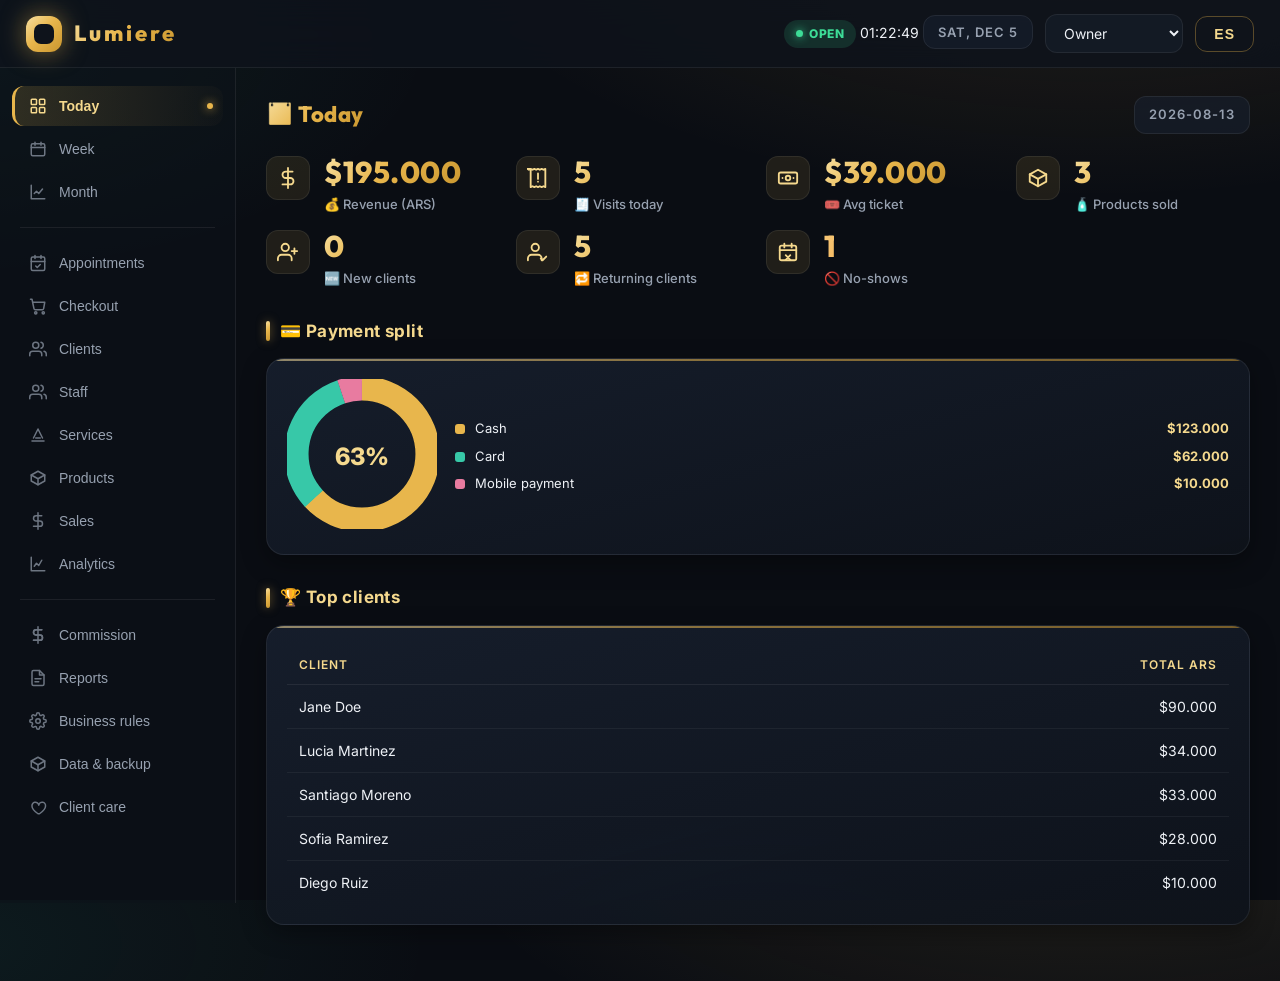
<file: Lumiere-pos/dashboard/index.html>
<!DOCTYPE html>
<html lang="en">
<head>
  <meta charset="UTF-8">
  <meta name="viewport" content="width=device-width, initial-scale=1.0">
  <title>Lumiere POS — Dashboard</title>
  <meta name="theme-color" content="#0e0e11">
  <link rel="manifest" href="manifest.json">
  <link rel="icon" type="image/svg+xml" href="icon.svg">
  <link rel="preconnect" href="https://fonts.googleapis.com">
  <link rel="preconnect" href="https://fonts.gstatic.com" crossorigin>
  <link href="https://fonts.googleapis.com/css2?family=Outfit:wght@500;600;700;800&family=Inter:wght@400;500;600;700&display=swap" rel="stylesheet">
  <link rel="stylesheet" href="styles.css">
</head>
<body>
  <header class="topbar">
    <div class="brand">
      <span class="brand-dot">💎</span>
      <h1>Lumiere</h1>
    </div>
    <div class="topbar-actions">
      <div class="clock-box">
        <span class="pill" id="openPill">Open</span>
        <span class="clock" id="clock">--:--:--</span>
        <span class="day-label" id="clockDate"></span>
      </div>
      <select id="role" class="role-select" aria-label="Role">
        <option value="owner" data-i18n="role_owner">Owner</option>
        <option value="admin" data-i18n="role_admin">Administrator</option>
        <option value="receptionist" data-i18n="role_receptionist">Receptionist</option>
      </select>
      <button id="lang" class="lang-btn">ES</button>
    </div>
  </header>

  <div class="layout">
    <aside class="sidebar" id="sidebar">
      <nav>
        <button class="nav-item" data-sec="today" data-i18n="sec_today"><svg viewBox="0 0 24 24" width="18" height="18" fill="none" stroke="currentColor" stroke-width="2" stroke-linecap="round" stroke-linejoin="round"><rect x="3" y="3" width="7" height="7" rx="1"/><rect x="14" y="3" width="7" height="7" rx="1"/><rect x="3" y="14" width="7" height="7" rx="1"/><rect x="14" y="14" width="7" height="7" rx="1"/></svg>Today</button>
        <button class="nav-item" data-sec="week" data-i18n="sec_week"><svg viewBox="0 0 24 24" width="18" height="18" fill="none" stroke="currentColor" stroke-width="2" stroke-linecap="round" stroke-linejoin="round"><rect x="3" y="5" width="18" height="16" rx="2"/><path d="M8 3v4M16 3v4M3 10h18"/></svg>Week</button>
        <button class="nav-item" data-sec="month" data-i18n="sec_month"><svg viewBox="0 0 24 24" width="18" height="18" fill="none" stroke="currentColor" stroke-width="2" stroke-linecap="round" stroke-linejoin="round"><path d="M3 3v18h18"/><path d="M7 14l3-3 3 3 5-6"/></svg>Month</button>
        <hr>
        <button class="nav-item" data-sec="appointments" data-i18n="sec_appointments"><svg viewBox="0 0 24 24" width="18" height="18" fill="none" stroke="currentColor" stroke-width="2" stroke-linecap="round" stroke-linejoin="round"><rect x="3" y="4" width="18" height="18" rx="2"/><path d="M16 2v4M8 2v4M3 10h18M9 16l2 2 4-4"/></svg>Appointments</button>
        <button class="nav-item" data-sec="checkout" data-i18n="sec_checkout"><svg viewBox="0 0 24 24" width="18" height="18" fill="none" stroke="currentColor" stroke-width="2" stroke-linecap="round" stroke-linejoin="round"><circle cx="9" cy="21" r="1.5"/><circle cx="19" cy="21" r="1.5"/><path d="M2 3h2l2.6 12.4a2 2 0 002 1.6h8.9a2 2 0 002-1.6L21 7H6"/></svg>Checkout</button>
        <button class="nav-item" data-sec="clients" data-i18n="sec_clients"><svg viewBox="0 0 24 24" width="18" height="18" fill="none" stroke="currentColor" stroke-width="2" stroke-linecap="round" stroke-linejoin="round"><path d="M17 21v-2a4 4 0 00-4-4H5a4 4 0 00-4 4v2"/><circle cx="9" cy="7" r="4"/><path d="M23 21v-2a4 4 0 00-3-3.87"/><path d="M16 3.13a4 4 0 010 7.75"/></svg>Clients</button>
        <button class="nav-item" data-sec="staff" data-i18n="sec_staff"><svg viewBox="0 0 24 24" width="18" height="18" fill="none" stroke="currentColor" stroke-width="2" stroke-linecap="round" stroke-linejoin="round"><path d="M17 21v-2a4 4 0 00-4-4H5a4 4 0 00-4 4v2"/><circle cx="9" cy="7" r="4"/><path d="M23 21v-2a4 4 0 00-3-3.87M16 3.13a4 4 0 010 7.75"/></svg>Staff</button>
        <button class="nav-item" data-sec="services" data-i18n="sec_services"><svg viewBox="0 0 24 24" width="18" height="18" fill="none" stroke="currentColor" stroke-width="2" stroke-linecap="round" stroke-linejoin="round"><path d="M4 20h16M6 16l6-12 6 12"/><path d="M9 16h6"/></svg>Services</button>
        <button class="nav-item" data-sec="products" data-i18n="sec_products"><svg viewBox="0 0 24 24" width="18" height="18" fill="none" stroke="currentColor" stroke-width="2" stroke-linecap="round" stroke-linejoin="round"><path d="M21 8l-9-5-9 5v8l9 5 9-5V8z"/><path d="M3 8l9 5 9-5M12 13v8"/></svg>Products</button>
        <button class="nav-item" data-sec="sales" data-i18n="sec_sales"><svg viewBox="0 0 24 24" width="18" height="18" fill="none" stroke="currentColor" stroke-width="2" stroke-linecap="round" stroke-linejoin="round"><path d="M12 1v22M17 5H9.5a3.5 3.5 0 000 7h5a3.5 3.5 0 010 7H6"/></svg>Sales</button>
        <button class="nav-item owner-only" data-sec="analytics" data-i18n="sec_analytics"><svg viewBox="0 0 24 24" width="18" height="18" fill="none" stroke="currentColor" stroke-width="2" stroke-linecap="round" stroke-linejoin="round"><path d="M3 3v18h18"/><path d="M7 15l3-4 3 3 4-7"/></svg>Analytics</button>
        <hr>
        <button class="nav-item owner-only" data-sec="commission" data-i18n="sec_commission"><svg viewBox="0 0 24 24" width="18" height="18" fill="none" stroke="currentColor" stroke-width="2" stroke-linecap="round" stroke-linejoin="round"><path d="M12 1v22M17 5H9.5a3.5 3.5 0 000 7h5a3.5 3.5 0 010 7H6"/><path d="M17 5H9.5a3.5 3.5 0 000 7h5a3.5 3.5 0 010 7H6"/></svg>Commission</button>
        <button class="nav-item owner-only" data-sec="reports" data-i18n="sec_reports"><svg viewBox="0 0 24 24" width="18" height="18" fill="none" stroke="currentColor" stroke-width="2" stroke-linecap="round" stroke-linejoin="round"><path d="M14 2H6a2 2 0 00-2 2v16a2 2 0 002 2h12a2 2 0 002-2V8z"/><path d="M14 2v6h6M8 13h8M8 17h5"/></svg>Reports</button>
        <button class="nav-item owner-only" data-sec="rules" data-i18n="sec_rules"><svg viewBox="0 0 24 24" width="18" height="18" fill="none" stroke="currentColor" stroke-width="2" stroke-linecap="round" stroke-linejoin="round"><circle cx="12" cy="12" r="3"/><path d="M19.4 15a1.65 1.65 0 00.33 1.82l.06.06a2 2 0 11-2.83 2.83l-.06-.06a1.65 1.65 0 00-1.82-.33 1.65 1.65 0 00-1 1.51V21a2 2 0 11-4 0v-.09A1.65 1.65 0 009 19.4a1.65 1.65 0 00-1.82.33l-.06.06a2 2 0 11-2.83-2.83l.06-.06a1.65 1.65 0 00.33-1.82 1.65 1.65 0 00-1.51-1H3a2 2 0 110-4h.09A1.65 1.65 0 004.6 9a1.65 1.65 0 00-.33-1.82l-.06-.06a2 2 0 112.83-2.83l.06.06a1.65 1.65 0 001.82.33H9a1.65 1.65 0 001-1.51V3a2 2 0 114 0v.09a1.65 1.65 0 001 1.51 1.65 1.65 0 001.82-.33l.06-.06a2 2 0 112.83 2.83l-.06.06a1.65 1.65 0 00-.33 1.82V9a1.65 1.65 0 001.51 1H21a2 2 0 110 4h-.09a1.65 1.65 0 00-1.51 1z"/></svg>Rules</button>
        <button class="nav-item owner-only" data-sec="data" data-i18n="sec_data"><svg viewBox="0 0 24 24" width="18" height="18" fill="none" stroke="currentColor" stroke-width="2" stroke-linecap="round" stroke-linejoin="round"><path d="M21 8l-9-5-9 5v8l9 5 9-5V8z"/><path d="M3 8l9 5 9-5"/><path d="M12 13v8"/></svg>Data</button>
        <button class="nav-item owner-only" data-sec="care" data-i18n="sec_care"><svg viewBox="0 0 24 24" width="18" height="18" fill="none" stroke="currentColor" stroke-width="2" stroke-linecap="round" stroke-linejoin="round"><path d="M12 21c-4.5-3.2-8-6.5-8-10a4.5 4.5 0 019-1.5A4.5 4.5 0 0122 11c0 3.5-3.5 6.8-8 10z"/></svg>Care</button>
      </nav>
    </aside>

    <main id="view" class="view"></main>
  </div>

  <div id="closedOverlay" class="closed-overlay" style="display:none">
    <div class="closed-card">
      <div class="brand">
        <span class="brand-dot"></span>
        <h1>Lumiere</h1>
      </div>
      <div class="closed-icon"><svg viewBox="0 0 24 24" width="44" height="44" fill="none" stroke="currentColor" stroke-width="1.6" stroke-linecap="round" stroke-linejoin="round"><circle cx="12" cy="12" r="9"/><path d="M12 7v5l3 2"/></svg></div>
      <h2 id="ovMsg">We are closed</h2>
      <div class="closed-clock" id="ovClock">--:--:--</div>
      <div class="closed-date" id="ovDate"></div>
      <div class="closed-open" id="ovOpenAt"></div>
      <button class="btn ghost" id="ovForceBtn" onclick="Lumiere.forceOpen()">Open now (owner)</button>
      <button class="btn ghost" id="ovResetBtn" onclick="Lumiere.resetForceOpen()" style="display:none">Restore schedule</button>
    </div>
  </div>

  <script src="data.js"></script>
  <script src="nl.js"></script>
  <script src="app.js"></script>
</body>
</html>
</file>
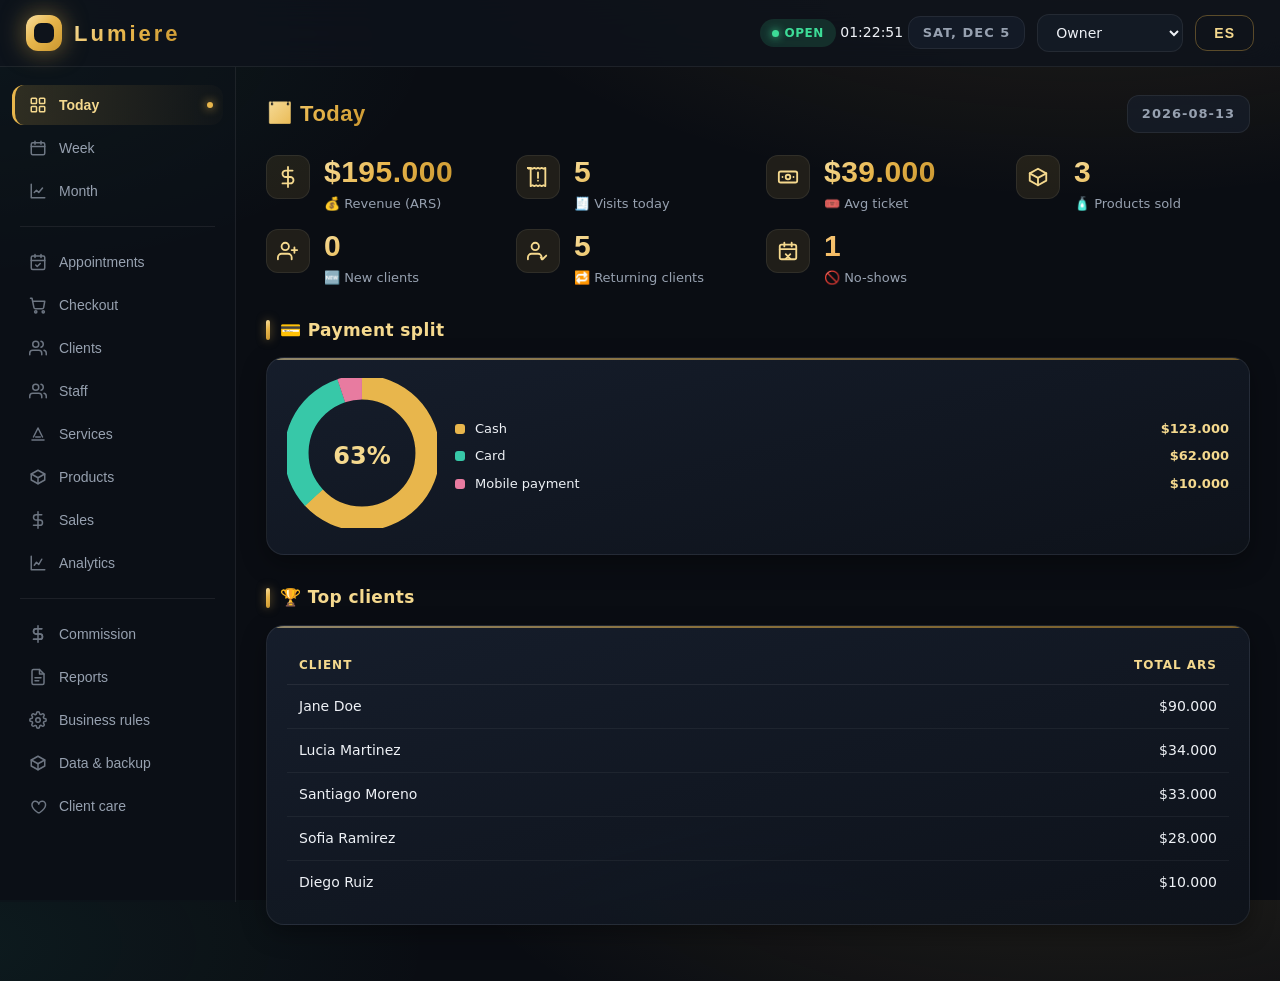
<file: Lumiere-pos/dashboard/lumiere-pos-single.html>
<!DOCTYPE html>
<html lang="en">
<head>
  <meta charset="UTF-8">
  <meta name="viewport" content="width=device-width, initial-scale=1.0">
  <title>Lumiere POS — Dashboard</title>
  <meta name="theme-color" content="#0e0e11">
  <link rel="manifest" href="manifest.json">
  <link rel="icon" type="image/svg+xml" href="icon.svg">
  <style>
:root {
  --bg: #0a0d13;
  --bg2: #0e131b;
  --surface: #131a24;
  --surface2: #182130;
  --surface3: #1e2939;
  --border: rgba(255, 255, 255, 0.07);
  --border-strong: rgba(232, 182, 76, 0.35);
  --gold: #e8b64c;
  --gold-soft: #f5d98e;
  --gold-deep: #c9962f;
  --gold-grad: linear-gradient(135deg, #f7dfa0 0%, #e8b64c 45%, #c9962f 100%);
  --teal: #37c8a8;
  --teal-soft: #a5e9d8;
  --rose: #e87ba0;
  --rose-soft: #f2c6d6;
  --violet: #8f7ee8;
  --blue: #5aa9e6;
  --orange: #f2a33c;
  --green: #3ddc97;
  --text: #eef1f6;
  --text-dim: #97a1b0;
  --ok: #3ddc97;
  --warn: #f2a33c;
  --danger: #f2606b;
  --shadow: 0 18px 44px rgba(0, 0, 0, 0.5);
  --shadow-soft: 0 8px 24px rgba(0, 0, 0, 0.35);
  --radius: 18px;
  --radius-sm: 12px;
}

* { box-sizing: border-box; margin: 0; padding: 0; }

html { height: 100%; }

body {
  background:
    radial-gradient(1100px 480px at 85% -10%, rgba(232, 182, 76, 0.12), transparent 60%),
    radial-gradient(900px 420px at -5% 5%, rgba(55, 200, 168, 0.08), transparent 55%),
    radial-gradient(700px 380px at 60% 110%, rgba(143, 126, 232, 0.07), transparent 60%),
    var(--bg);
  color: var(--text);
  font-family: "Inter", "Segoe UI", system-ui, -apple-system, Roboto, sans-serif;
  min-height: 100vh;
  -webkit-font-smoothing: antialiased;
  font-size: 14px;
  line-height: 1.5;
}

::selection { background: rgba(232, 182, 76, 0.35); }

::-webkit-scrollbar { width: 10px; height: 10px; }
::-webkit-scrollbar-track { background: transparent; }
::-webkit-scrollbar-thumb {
  background: rgba(232, 182, 76, 0.22);
  border-radius: 999px;
  border: 2px solid transparent;
  background-clip: content-box;
}
::-webkit-scrollbar-thumb:hover { background: rgba(232, 182, 76, 0.4); background-clip: content-box; }

/* ---------------- Topbar ---------------- */

.topbar {
  position: sticky;
  top: 0;
  z-index: 50;
  display: flex;
  align-items: center;
  justify-content: space-between;
  padding: 14px 26px;
  background: rgba(14, 19, 27, 0.82);
  backdrop-filter: blur(16px);
  -webkit-backdrop-filter: blur(16px);
  border-bottom: 1px solid var(--border);
}

.brand { display: flex; align-items: center; gap: 12px; }
.brand-dot {
  width: 36px;
  height: 36px;
  border-radius: 12px;
  background: var(--gold-grad);
  box-shadow: 0 0 24px rgba(232, 182, 76, 0.5);
  position: relative;
  display: flex;
  align-items: center;
  justify-content: center;
  font-size: 18px;
}
.brand-dot::after {
  content: "";
  position: absolute;
  inset: 8px;
  border-radius: 7px;
  background: var(--bg2);
}
.brand h1 {
  font-family: "Outfit", "Inter", sans-serif;
  font-size: 22px;
  font-weight: 800;
  letter-spacing: 3px;
  background: var(--gold-grad);
  -webkit-background-clip: text;
  background-clip: text;
  -webkit-text-fill-color: transparent;
}

.topbar-actions { display: flex; gap: 12px; align-items: center; }

.day-label {
  font-size: 13px;
  color: var(--text-dim);
  font-weight: 600;
  letter-spacing: 1px;
  text-transform: uppercase;
  padding: 8px 14px;
  border: 1px solid var(--border);
  border-radius: var(--radius-sm);
  background: rgba(24, 33, 48, 0.6);
}

.role-select {
  background: var(--surface);
  color: var(--text);
  border: 1px solid var(--border);
  border-radius: var(--radius-sm);
  padding: 9px 14px;
  font-size: 14px;
  cursor: pointer;
  transition: border-color 0.2s;
}
.role-select:focus { outline: 2px solid var(--gold); border-color: transparent; }

.lang-btn {
  background: transparent;
  color: var(--gold-soft);
  border: 1px solid var(--border-strong);
  border-radius: var(--radius-sm);
  padding: 9px 18px;
  font-size: 14px;
  font-weight: 700;
  letter-spacing: 1px;
  cursor: pointer;
  transition: all 0.2s;
}
.lang-btn:hover { background: rgba(232, 182, 76, 0.16); box-shadow: 0 0 16px rgba(232, 182, 76, 0.25); }

/* ---------------- Layout ---------------- */

.layout { display: flex; min-height: calc(100vh - 65px); }

.sidebar {
  width: 236px;
  flex-shrink: 0;
  background: rgba(14, 19, 27, 0.55);
  border-right: 1px solid var(--border);
  padding: 18px 12px;
  overflow-y: auto;
  position: sticky;
  top: 65px;
  height: calc(100vh - 65px);
}

.sidebar nav { display: flex; flex-direction: column; gap: 3px; }
.sidebar hr { border: none; border-top: 1px solid var(--border); margin: 12px 8px; }

.nav-item {
  display: flex;
  align-items: center;
  gap: 12px;
  background: transparent;
  border: none;
  border-left: 3px solid transparent;
  color: var(--text-dim);
  text-align: left;
  padding: 11px 14px;
  font-size: 14px;
  font-weight: 500;
  border-radius: var(--radius-sm);
  cursor: pointer;
  transition: all 0.18s;
  position: relative;
}
.nav-item svg { flex-shrink: 0; opacity: 0.7; transition: opacity 0.18s; }
.nav-item:hover { color: var(--text); background: rgba(255, 255, 255, 0.045); }
.nav-item:hover svg { opacity: 1; }
.nav-item.active {
  color: var(--gold-soft);
  background: linear-gradient(90deg, rgba(232, 182, 76, 0.16), rgba(232, 182, 76, 0.02));
  border-left-color: var(--gold);
  font-weight: 600;
}
.nav-item.active svg { opacity: 1; }
.nav-item.active::after {
  content: "";
  position: absolute;
  right: 10px;
  top: 50%;
  transform: translateY(-50%);
  width: 6px;
  height: 6px;
  border-radius: 50%;
  background: var(--gold);
  box-shadow: 0 0 10px var(--gold);
}
.nav-item.hidden { display: none; }

.view {
  flex: 1;
  padding: 28px 30px 56px;
  max-width: 1220px;
  margin: 0 auto;
  width: 100%;
  animation: fadeIn 0.35s ease;
}

@keyframes fadeIn {
  from { opacity: 0; transform: translateY(6px); }
  to { opacity: 1; transform: translateY(0); }
}

/* ---------------- Grid & cards ---------------- */

.grid { display: grid; gap: 16px; grid-template-columns: repeat(auto-fit, minmax(200px, 1fr)); }
.grid.cols-2 { grid-template-columns: repeat(auto-fit, minmax(340px, 1fr)); }
.grid.cols-3 { grid-template-columns: repeat(auto-fit, minmax(260px, 1fr)); }

.card {
  background: linear-gradient(165deg, rgba(24, 33, 48, 0.85), rgba(14, 19, 27, 0.9));
  border: 1px solid var(--border);
  border-radius: var(--radius);
  padding: 20px;
  box-shadow: var(--shadow-soft);
  transition: transform 0.2s, border-color 0.2s, box-shadow 0.2s;
  position: relative;
  overflow: hidden;
}
.card::before {
  content: "";
  position: absolute;
  top: 0; left: 0; right: 0;
  height: 2px;
  background: var(--gold-grad);
  opacity: 0.55;
}
.card:hover {
  transform: translateY(-2px);
  border-color: var(--border-strong);
  box-shadow: var(--shadow);
}

.card h3 {
  font-size: 12px;
  text-transform: uppercase;
  letter-spacing: 1.4px;
  color: var(--text-dim);
  margin-bottom: 12px;
  font-weight: 700;
}

.chart-card { display: flex; flex-direction: column; }
.chart-card h3 { color: var(--gold-soft); }

.aq-wrap { margin-bottom: 20px; }
.aq-head {
  display: flex;
  align-items: center;
  justify-content: space-between;
  gap: 12px;
  margin: 26px 0 10px;
}
.aq-head strong {
  font-size: 15px;
  font-weight: 700;
  color: var(--text);
  letter-spacing: 0.3px;
}
.aq-actions { display: flex; gap: 8px; }
.aq-actions .btn.sm { padding: 5px 8px; }

.aq-group { margin-bottom: 26px; }
.aq-group-title {
  display: inline-block;
  font-size: 12px;
  font-weight: 700;
  text-transform: uppercase;
  letter-spacing: 1.2px;
  color: var(--gold-soft);
  border: 1px solid var(--gold-dim);
  background: rgba(212, 175, 55, 0.06);
  border-radius: 999px;
  padding: 4px 14px;
  margin-bottom: 14px;
}
.starter-bar {
  display: flex;
  align-items: center;
  flex-wrap: wrap;
  gap: 8px;
  margin-bottom: 18px;
}
.starter-bar > span {
  font-size: 12px;
  font-weight: 600;
  letter-spacing: 0.6px;
  text-transform: uppercase;
  color: var(--muted);
}

/* ---------------- Metrics / KPI ---------------- */

.metric { position: relative; }
.metric-value {
  font-family: "Outfit", "Inter", sans-serif;
  font-size: 30px;
  font-weight: 800;
  letter-spacing: 0.5px;
  background: var(--gold-grad);
  -webkit-background-clip: text;
  background-clip: text;
  -webkit-text-fill-color: transparent;
  line-height: 1.1;
}
.metric-label { font-size: 13px; color: var(--text-dim); margin-top: 6px; font-weight: 500; }
.metric.good .metric-value { background: linear-gradient(135deg, #8cebbf, #3ddc97); -webkit-background-clip: text; background-clip: text; -webkit-text-fill-color: transparent; }
.metric.warn .metric-value { background: linear-gradient(135deg, #f7c878, #f2a33c); -webkit-background-clip: text; background-clip: text; -webkit-text-fill-color: transparent; }
.metric.danger .metric-value { background: linear-gradient(135deg, #f9a3aa, #f2606b); -webkit-background-clip: text; background-clip: text; -webkit-text-fill-color: transparent; }
.metric.teal .metric-value { background: linear-gradient(135deg, #9ae9d6, #37c8a8); -webkit-background-clip: text; background-clip: text; -webkit-text-fill-color: transparent; }
.metric.violet .metric-value { background: linear-gradient(135deg, #b7acf5, #8f7ee8); -webkit-background-clip: text; background-clip: text; -webkit-text-fill-color: transparent; }

.metric.with-icon { display: flex; align-items: flex-start; gap: 14px; }
.metric-icon {
  width: 44px;
  height: 44px;
  flex-shrink: 0;
  border-radius: 12px;
  display: flex;
  align-items: center;
  justify-content: center;
  background: rgba(232, 182, 76, 0.1);
  border: 1px solid var(--border);
  color: var(--gold-soft);
}
.metric-icon svg { width: 22px; height: 22px; }

/* ---------------- Tables ---------------- */

table { width: 100%; border-collapse: collapse; font-size: 14px; }
th {
  text-align: left;
  color: var(--gold-soft);
  font-weight: 600;
  padding: 10px 12px;
  border-bottom: 1px solid var(--border);
  font-size: 12px;
  text-transform: uppercase;
  letter-spacing: 1px;
}
td { padding: 11px 12px; border-bottom: 1px solid rgba(255, 255, 255, 0.05); color: var(--text); }
tr:hover td { background: rgba(255, 255, 255, 0.025); }
tbody tr:last-child td { border-bottom: none; }
td.num, th.num { text-align: right; }

/* ---------------- Badges & pills ---------------- */

.badge {
  display: inline-flex;
  align-items: center;
  gap: 6px;
  padding: 4px 12px;
  border-radius: 999px;
  font-size: 12px;
  font-weight: 700;
  letter-spacing: 0.3px;
}
.badge::before {
  content: "";
  width: 6px; height: 6px;
  border-radius: 50%;
  background: currentColor;
  box-shadow: 0 0 8px currentColor;
}
.badge.ok { background: rgba(61, 220, 151, 0.13); color: var(--ok); }
.badge.warn { background: rgba(242, 163, 60, 0.13); color: var(--warn); }
.badge.danger { background: rgba(242, 96, 107, 0.13); color: var(--danger); }
.badge.gold { background: rgba(232, 182, 76, 0.14); color: var(--gold-soft); }
.badge.dim { background: rgba(151, 161, 176, 0.13); color: var(--text-dim); }
.badge.teal { background: rgba(55, 200, 168, 0.14); color: var(--teal-soft); }

.pill {
  display: inline-flex; align-items: center; gap: 6px;
  padding: 5px 12px; border-radius: 999px; font-size: 12px; font-weight: 800;
  letter-spacing: 0.5px; text-transform: uppercase;
}
.pill::before { content: ""; width: 7px; height: 7px; border-radius: 50%; background: currentColor; box-shadow: 0 0 8px currentColor; }
.pill.open { background: rgba(61, 220, 151, 0.14); color: var(--ok); }
.pill.closed { background: rgba(242, 96, 107, 0.14); color: var(--danger); }

/* ---------------- Toolbar ---------------- */

.toolbar {
  display: flex;
  gap: 12px;
  align-items: center;
  margin-bottom: 22px;
  flex-wrap: wrap;
}
.toolbar .spacer { flex: 1; }
.toolbar h2 {
  font-family: "Outfit", "Inter", sans-serif;
  font-size: 22px;
  font-weight: 800;
  letter-spacing: 0.5px;
  background: var(--gold-grad);
  -webkit-background-clip: text;
  background-clip: text;
  -webkit-text-fill-color: transparent;
}

/* ---------------- Forms & buttons ---------------- */

input, select, textarea {
  background: var(--surface);
  color: var(--text);
  border: 1px solid var(--border);
  border-radius: var(--radius-sm);
  padding: 10px 14px;
  font-size: 14px;
  font-family: inherit;
  transition: border-color 0.2s, box-shadow 0.2s;
}
input:focus, select:focus { outline: none; border-color: var(--gold); box-shadow: 0 0 0 3px rgba(232, 182, 76, 0.15); }

.btn {
  background: var(--gold-grad);
  color: #16160e;
  border: none;
  border-radius: var(--radius-sm);
  padding: 10px 20px;
  font-size: 14px;
  font-weight: 800;
  letter-spacing: 0.3px;
  cursor: pointer;
  box-shadow: 0 6px 18px rgba(232, 182, 76, 0.3);
  transition: all 0.2s;
}
.btn:hover { transform: translateY(-1px); box-shadow: 0 10px 24px rgba(232, 182, 76, 0.42); }
.btn:active { transform: translateY(0); }
.btn.ghost {
  background: transparent;
  color: var(--gold-soft);
  border: 1px solid var(--border-strong);
  box-shadow: none;
}
.btn.ghost:hover { background: rgba(232, 182, 76, 0.12); box-shadow: 0 0 14px rgba(232, 182, 76, 0.2); }
.btn.danger {
  background: transparent;
  color: var(--danger);
  border: 1px solid rgba(242, 96, 107, 0.5);
  box-shadow: none;
}
.btn.danger:hover { background: rgba(242, 96, 107, 0.12); box-shadow: 0 0 14px rgba(242, 96, 107, 0.2); }
.btn.sm { padding: 6px 9px; border-radius: 8px; line-height: 1; }
.btn.sm svg { vertical-align: -2px; }
.btn.ok {
  background: transparent;
  color: var(--ok);
  border: 1px solid rgba(61, 220, 151, 0.5);
  box-shadow: none;
}
.btn.ok:hover { background: rgba(61, 220, 151, 0.12); box-shadow: 0 0 14px rgba(61, 220, 151, 0.2); }
.btn.warn {
  background: transparent;
  color: var(--warn);
  border: 1px solid rgba(242, 163, 60, 0.5);
  box-shadow: none;
}
.btn.warn:hover { background: rgba(242, 163, 60, 0.12); box-shadow: 0 0 14px rgba(242, 163, 60, 0.2); }

.appt-summary {
  padding: 12px 16px;
  color: var(--text-dim);
  font-size: 13px;
  border-top: 1px solid var(--border);
}

.reorder-panel { margin-bottom: 16px; }
.reorder-row {
  display: flex;
  align-items: center;
  gap: 12px;
  padding: 9px 0;
  border-bottom: 1px solid var(--border);
}
.reorder-row:last-child { border-bottom: none; }
.reorder-name { flex: 1; font-weight: 600; }

.toast-wrap {
  position: fixed;
  bottom: 20px;
  right: 20px;
  z-index: 2000;
  display: flex;
  flex-direction: column;
  gap: 8px;
  pointer-events: none;
}
.toast {
  background: rgba(22, 22, 14, 0.95);
  border: 1px solid var(--border-strong);
  border-left: 3px solid var(--gold-soft);
  color: var(--text);
  padding: 11px 16px;
  border-radius: var(--radius-sm);
  font-size: 13.5px;
  font-weight: 600;
  box-shadow: 0 12px 30px rgba(0, 0, 0, 0.5);
  opacity: 0;
  transform: translateY(8px);
  transition: opacity 0.2s, transform 0.2s;
  max-width: 320px;
}
.toast.show { opacity: 1; transform: translateY(0); }

.nl-suggestions { display: flex; flex-wrap: wrap; gap: 8px; margin-top: 12px; }
.chip {
  background: var(--surface2);
  border: 1px solid var(--border);
  color: var(--text-dim);
  border-radius: 999px;
  padding: 6px 12px;
  font-size: 12.5px;
  cursor: pointer;
  transition: border-color 0.15s, color 0.15s;
}
.chip:hover { border-color: var(--gold-soft); color: var(--gold-soft); }
.nl-confirm {
  margin-top: 12px;
  padding: 8px 12px;
  border-radius: var(--radius-sm);
  background: rgba(55, 200, 168, 0.12);
  border: 1px solid rgba(55, 200, 168, 0.35);
  color: var(--teal-soft);
  font-size: 13px;
  font-weight: 600;
}

.form-row { display: grid; grid-template-columns: 1fr 1fr; gap: 14px; margin-bottom: 14px; }
.form-field label {
  display: block;
  font-size: 12px;
  color: var(--text-dim);
  margin-bottom: 6px;
  text-transform: uppercase;
  letter-spacing: 0.8px;
  font-weight: 600;
}
.form-field select, .form-field input { width: 100%; }
.form-field.full { grid-column: 1 / -1; }

.form-card { margin-bottom: 16px; }
.form-title { font-size: 15px; font-weight: 700; color: var(--gold-soft); margin-bottom: 14px; }
.form-actions { display: flex; gap: 10px; margin-top: 16px; }

.rate-input { width: 90px; text-align: center; padding: 7px 8px; }

/* ---------------- Section titles ---------------- */

.section-title {
  display: flex;
  align-items: center;
  gap: 10px;
  font-size: 17px;
  font-weight: 700;
  color: var(--gold-soft);
  margin: 30px 0 14px;
  letter-spacing: 0.4px;
}
.section-title::before {
  content: "";
  width: 4px;
  height: 20px;
  border-radius: 4px;
  background: var(--gold-grad);
  box-shadow: 0 0 10px rgba(232, 182, 76, 0.5);
}
.section-title:first-of-type { margin-top: 0; }

.muted { color: var(--text-dim); font-size: 13px; }

/* ---------------- Search / segmented controls ---------------- */

.search-box {
  display: flex;
  align-items: center;
  gap: 8px;
  background: var(--surface);
  border: 1px solid var(--border);
  border-radius: var(--radius-sm);
  padding: 0 12px;
  color: var(--text-dim);
  transition: border-color 0.2s, box-shadow 0.2s;
}
.search-box:focus-within { border-color: var(--gold); box-shadow: 0 0 0 3px rgba(232, 182, 76, 0.15); }
.search-box input { border: none; background: transparent; padding: 10px 0; width: 220px; }
.search-box input:focus { outline: none; box-shadow: none; }

.seg { display: flex; background: var(--surface); border: 1px solid var(--border); border-radius: var(--radius-sm); padding: 4px; gap: 4px; }
.seg-btn {
  background: transparent; color: var(--text-dim); border: none;
  padding: 8px 18px; font-size: 13px; font-weight: 700; letter-spacing: 0.5px;
  border-radius: 9px; cursor: pointer; transition: all 0.2s;
}
.seg-btn:hover { color: var(--text); }
.seg-btn.active { background: var(--gold-grad); color: #16160e; box-shadow: 0 4px 14px rgba(232, 182, 76, 0.35); }

/* ---------------- Charts ---------------- */

.chart { width: 100%; height: auto; }
.chart-label { font-size: 11px; fill: var(--text-dim); font-weight: 600; }
.chart-axis { font-size: 10px; fill: var(--text-dim); }
.chart-card svg { margin-top: 6px; }

.chart-legend {
  display: flex;
  gap: 14px;
  flex-wrap: wrap;
  margin-top: 10px;
  font-size: 12px;
  color: var(--text-dim);
}
.cl-item { display: inline-flex; align-items: center; gap: 6px; }
.cl-dot { width: 10px; height: 10px; border-radius: 3px; }

.donut-wrap { display: flex; gap: 18px; align-items: center; flex-wrap: wrap; }
.donut-svg { position: relative; flex-shrink: 0; }
.donut-center {
  position: absolute; inset: 0; display: flex; align-items: center; justify-content: center;
  font-size: 24px; font-weight: 800; color: var(--gold-soft); pointer-events: none;
}
.donut-legend { flex: 1; min-width: 160px; display: flex; flex-direction: column; gap: 8px; }
.donut-legend-row { display: flex; align-items: center; gap: 10px; font-size: 13px; }
.donut-legend-row .dot { width: 10px; height: 10px; border-radius: 3px; flex-shrink: 0; }
.donut-legend-row .lk { flex: 1; color: var(--text); }
.donut-legend-row .lv { color: var(--gold-soft); font-weight: 700; }

.hbar-list { display: flex; flex-direction: column; gap: 12px; }
.hbar-row { display: grid; grid-template-columns: 130px 1fr 70px; gap: 12px; align-items: center; font-size: 13px; }
.hbar-label { color: var(--text-dim); white-space: nowrap; overflow: hidden; text-overflow: ellipsis; }
.hbar-label em { color: var(--gold-soft); font-style: normal; font-weight: 700; margin-right: 2px; }
.hbar-track { height: 10px; background: rgba(255, 255, 255, 0.06); border-radius: 6px; overflow: hidden; }
.hbar-fill { height: 100%; border-radius: 6px; transition: width 0.6s ease; box-shadow: 0 0 10px rgba(232, 182, 76, 0.25); }
.hbar-value { text-align: right; color: var(--text); font-weight: 700; }

/* ---------------- Heatmap ---------------- */

.heatmap {
  display: flex;
  flex-direction: column;
  gap: 5px;
  overflow-x: auto;
  padding-bottom: 4px;
}
.hm-row { display: flex; gap: 5px; align-items: center; }
.hm-cell {
  flex-shrink: 0;
  min-width: 34px;
  height: 34px;
  display: flex;
  align-items: center;
  justify-content: center;
  border-radius: 7px;
  font-size: 11px;
  font-weight: 700;
}
.hm-label {
  min-width: 74px;
  justify-content: flex-start;
  color: var(--text-dim);
  font-weight: 600;
  font-size: 12px;
}
.hm-col { color: var(--text-dim); font-size: 11px; height: 22px; }
.hm-val { color: #fff; transition: transform 0.15s; }
.hm-val:hover { transform: scale(1.08); }

/* ---------------- Appointments / misc ---------------- */

.appointment-row {
  display: grid;
  grid-template-columns: 110px 1fr 1fr 1fr 120px;
  gap: 12px;
  align-items: center;
  padding: 12px 14px;
  border-bottom: 1px solid rgba(255, 255, 255, 0.05);
  transition: background 0.15s;
}
.appointment-row:hover { background: rgba(255, 255, 255, 0.03); }
.appointment-row.time { color: var(--gold-soft); font-weight: 700; }

.day-check { display: flex; flex-wrap: wrap; gap: 8px; margin-top: 6px; }
.day-chip {
  display: inline-flex; align-items: center; gap: 6px;
  padding: 6px 11px; border: 1px solid var(--border); border-radius: 999px;
  font-size: 12px; color: var(--text-dim); cursor: pointer; transition: all 0.15s;
}
.day-chip:has(input:checked) { border-color: var(--gold); color: var(--gold-soft); background: rgba(232, 182, 76, 0.1); }
.day-chip input { accent-color: var(--gold); }

.rule-row {
  display: flex; align-items: center; justify-content: space-between; gap: 12px;
  padding: 12px 4px; border-bottom: 1px solid rgba(255, 255, 255, 0.05); font-size: 14px; cursor: pointer;
}
.rule-row:last-child { border-bottom: none; }
.rule-row input { accent-color: var(--gold); transform: scale(1.15); cursor: pointer; }

/* ---------------- Closed overlay ---------------- */

.closed-overlay {
  position: fixed; inset: 0; z-index: 200;
  display: flex; align-items: center; justify-content: center;
  background:
    radial-gradient(1000px 500px at 50% -20%, rgba(232, 182, 76, 0.12), transparent 60%),
    rgba(8, 11, 17, 0.96);
  backdrop-filter: blur(6px);
}
.closed-card { text-align: center; padding: 40px 50px; }
.closed-card .brand { justify-content: center; margin-bottom: 22px; }
.closed-icon { color: var(--gold); margin: 10px 0 8px; }
.closed-card h2 { font-size: 30px; font-weight: 800; letter-spacing: 2px; color: var(--gold-soft); margin-bottom: 14px; }
.closed-clock { font-family: "Outfit", sans-serif; font-size: 52px; font-weight: 800; letter-spacing: 4px; background: var(--gold-grad); -webkit-background-clip: text; background-clip: text; -webkit-text-fill-color: transparent; font-variant-numeric: tabular-nums; }
.closed-date { color: var(--text-dim); font-size: 15px; margin-top: 8px; text-transform: capitalize; }
.closed-open { color: var(--text); font-size: 16px; margin: 18px 0 26px; }
.closed-open::before { content: ""; display: inline-block; width: 8px; height: 8px; border-radius: 50%; background: var(--gold); box-shadow: 0 0 10px var(--gold); margin-right: 8px; }

/* ---------------- Responsive ---------------- */

@media (max-width: 900px) {
  .layout { flex-direction: column; }
  .sidebar {
    width: 100%;
    height: auto;
    position: static;
    border-right: none;
    border-bottom: 1px solid var(--border);
    padding: 12px;
  }
  .sidebar nav { flex-direction: row; flex-wrap: wrap; }
  .nav-item { border-left: none; border-bottom: 3px solid transparent; }
  .nav-item.active { border-bottom-color: var(--gold); border-left: none; }
  .nav-item.active::after { display: none; }
  .view { padding: 20px 16px 44px; }
  .form-row { grid-template-columns: 1fr; }
  .appointment-row { grid-template-columns: 80px 1fr 1fr; }
  .topbar { padding: 12px 16px; }
  .day-label { display: none; }
}
</style>
</head>
<body>
  <header class="topbar">
    <div class="brand">
      <span class="brand-dot">💎</span>
      <h1>Lumiere</h1>
    </div>
    <div class="topbar-actions">
      <div class="clock-box">
        <span class="pill" id="openPill">Open</span>
        <span class="clock" id="clock">--:--:--</span>
        <span class="day-label" id="clockDate"></span>
      </div>
      <select id="role" class="role-select" aria-label="Role">
        <option value="owner" data-i18n="role_owner">Owner</option>
        <option value="admin" data-i18n="role_admin">Administrator</option>
        <option value="receptionist" data-i18n="role_receptionist">Receptionist</option>
      </select>
      <button id="lang" class="lang-btn">ES</button>
    </div>
  </header>

  <div class="layout">
    <aside class="sidebar" id="sidebar">
      <nav>
        <button class="nav-item" data-sec="today" data-i18n="sec_today"><svg viewBox="0 0 24 24" width="18" height="18" fill="none" stroke="currentColor" stroke-width="2" stroke-linecap="round" stroke-linejoin="round"><rect x="3" y="3" width="7" height="7" rx="1"/><rect x="14" y="3" width="7" height="7" rx="1"/><rect x="3" y="14" width="7" height="7" rx="1"/><rect x="14" y="14" width="7" height="7" rx="1"/></svg>Today</button>
        <button class="nav-item" data-sec="week" data-i18n="sec_week"><svg viewBox="0 0 24 24" width="18" height="18" fill="none" stroke="currentColor" stroke-width="2" stroke-linecap="round" stroke-linejoin="round"><rect x="3" y="5" width="18" height="16" rx="2"/><path d="M8 3v4M16 3v4M3 10h18"/></svg>Week</button>
        <button class="nav-item" data-sec="month" data-i18n="sec_month"><svg viewBox="0 0 24 24" width="18" height="18" fill="none" stroke="currentColor" stroke-width="2" stroke-linecap="round" stroke-linejoin="round"><path d="M3 3v18h18"/><path d="M7 14l3-3 3 3 5-6"/></svg>Month</button>
        <hr>
        <button class="nav-item" data-sec="appointments" data-i18n="sec_appointments"><svg viewBox="0 0 24 24" width="18" height="18" fill="none" stroke="currentColor" stroke-width="2" stroke-linecap="round" stroke-linejoin="round"><rect x="3" y="4" width="18" height="18" rx="2"/><path d="M16 2v4M8 2v4M3 10h18M9 16l2 2 4-4"/></svg>Appointments</button>
        <button class="nav-item" data-sec="checkout" data-i18n="sec_checkout"><svg viewBox="0 0 24 24" width="18" height="18" fill="none" stroke="currentColor" stroke-width="2" stroke-linecap="round" stroke-linejoin="round"><circle cx="9" cy="21" r="1.5"/><circle cx="19" cy="21" r="1.5"/><path d="M2 3h2l2.6 12.4a2 2 0 002 1.6h8.9a2 2 0 002-1.6L21 7H6"/></svg>Checkout</button>
        <button class="nav-item" data-sec="clients" data-i18n="sec_clients"><svg viewBox="0 0 24 24" width="18" height="18" fill="none" stroke="currentColor" stroke-width="2" stroke-linecap="round" stroke-linejoin="round"><path d="M17 21v-2a4 4 0 00-4-4H5a4 4 0 00-4 4v2"/><circle cx="9" cy="7" r="4"/><path d="M23 21v-2a4 4 0 00-3-3.87"/><path d="M16 3.13a4 4 0 010 7.75"/></svg>Clients</button>
        <button class="nav-item" data-sec="staff" data-i18n="sec_staff"><svg viewBox="0 0 24 24" width="18" height="18" fill="none" stroke="currentColor" stroke-width="2" stroke-linecap="round" stroke-linejoin="round"><path d="M17 21v-2a4 4 0 00-4-4H5a4 4 0 00-4 4v2"/><circle cx="9" cy="7" r="4"/><path d="M23 21v-2a4 4 0 00-3-3.87M16 3.13a4 4 0 010 7.75"/></svg>Staff</button>
        <button class="nav-item" data-sec="services" data-i18n="sec_services"><svg viewBox="0 0 24 24" width="18" height="18" fill="none" stroke="currentColor" stroke-width="2" stroke-linecap="round" stroke-linejoin="round"><path d="M4 20h16M6 16l6-12 6 12"/><path d="M9 16h6"/></svg>Services</button>
        <button class="nav-item" data-sec="products" data-i18n="sec_products"><svg viewBox="0 0 24 24" width="18" height="18" fill="none" stroke="currentColor" stroke-width="2" stroke-linecap="round" stroke-linejoin="round"><path d="M21 8l-9-5-9 5v8l9 5 9-5V8z"/><path d="M3 8l9 5 9-5M12 13v8"/></svg>Products</button>
        <button class="nav-item" data-sec="sales" data-i18n="sec_sales"><svg viewBox="0 0 24 24" width="18" height="18" fill="none" stroke="currentColor" stroke-width="2" stroke-linecap="round" stroke-linejoin="round"><path d="M12 1v22M17 5H9.5a3.5 3.5 0 000 7h5a3.5 3.5 0 010 7H6"/></svg>Sales</button>
        <button class="nav-item owner-only" data-sec="analytics" data-i18n="sec_analytics"><svg viewBox="0 0 24 24" width="18" height="18" fill="none" stroke="currentColor" stroke-width="2" stroke-linecap="round" stroke-linejoin="round"><path d="M3 3v18h18"/><path d="M7 15l3-4 3 3 4-7"/></svg>Analytics</button>
        <hr>
        <button class="nav-item owner-only" data-sec="commission" data-i18n="sec_commission"><svg viewBox="0 0 24 24" width="18" height="18" fill="none" stroke="currentColor" stroke-width="2" stroke-linecap="round" stroke-linejoin="round"><path d="M12 1v22M17 5H9.5a3.5 3.5 0 000 7h5a3.5 3.5 0 010 7H6"/><path d="M17 5H9.5a3.5 3.5 0 000 7h5a3.5 3.5 0 010 7H6"/></svg>Commission</button>
        <button class="nav-item owner-only" data-sec="reports" data-i18n="sec_reports"><svg viewBox="0 0 24 24" width="18" height="18" fill="none" stroke="currentColor" stroke-width="2" stroke-linecap="round" stroke-linejoin="round"><path d="M14 2H6a2 2 0 00-2 2v16a2 2 0 002 2h12a2 2 0 002-2V8z"/><path d="M14 2v6h6M8 13h8M8 17h5"/></svg>Reports</button>
        <button class="nav-item owner-only" data-sec="rules" data-i18n="sec_rules"><svg viewBox="0 0 24 24" width="18" height="18" fill="none" stroke="currentColor" stroke-width="2" stroke-linecap="round" stroke-linejoin="round"><circle cx="12" cy="12" r="3"/><path d="M19.4 15a1.65 1.65 0 00.33 1.82l.06.06a2 2 0 11-2.83 2.83l-.06-.06a1.65 1.65 0 00-1.82-.33 1.65 1.65 0 00-1 1.51V21a2 2 0 11-4 0v-.09A1.65 1.65 0 009 19.4a1.65 1.65 0 00-1.82.33l-.06.06a2 2 0 11-2.83-2.83l.06-.06a1.65 1.65 0 00.33-1.82 1.65 1.65 0 00-1.51-1H3a2 2 0 110-4h.09A1.65 1.65 0 004.6 9a1.65 1.65 0 00-.33-1.82l-.06-.06a2 2 0 112.83-2.83l.06.06a1.65 1.65 0 001.82.33H9a1.65 1.65 0 001-1.51V3a2 2 0 114 0v.09a1.65 1.65 0 001 1.51 1.65 1.65 0 001.82-.33l.06-.06a2 2 0 112.83 2.83l-.06.06a1.65 1.65 0 00-.33 1.82V9a1.65 1.65 0 001.51 1H21a2 2 0 110 4h-.09a1.65 1.65 0 00-1.51 1z"/></svg>Rules</button>
        <button class="nav-item owner-only" data-sec="data" data-i18n="sec_data"><svg viewBox="0 0 24 24" width="18" height="18" fill="none" stroke="currentColor" stroke-width="2" stroke-linecap="round" stroke-linejoin="round"><path d="M21 8l-9-5-9 5v8l9 5 9-5V8z"/><path d="M3 8l9 5 9-5"/><path d="M12 13v8"/></svg>Data</button>
        <button class="nav-item owner-only" data-sec="care" data-i18n="sec_care"><svg viewBox="0 0 24 24" width="18" height="18" fill="none" stroke="currentColor" stroke-width="2" stroke-linecap="round" stroke-linejoin="round"><path d="M12 21c-4.5-3.2-8-6.5-8-10a4.5 4.5 0 019-1.5A4.5 4.5 0 0122 11c0 3.5-3.5 6.8-8 10z"/></svg>Care</button>
      </nav>
    </aside>

    <main id="view" class="view"></main>
  </div>

  <div id="closedOverlay" class="closed-overlay" style="display:none">
    <div class="closed-card">
      <div class="brand">
        <span class="brand-dot"></span>
        <h1>Lumiere</h1>
      </div>
      <div class="closed-icon"><svg viewBox="0 0 24 24" width="44" height="44" fill="none" stroke="currentColor" stroke-width="1.6" stroke-linecap="round" stroke-linejoin="round"><circle cx="12" cy="12" r="9"/><path d="M12 7v5l3 2"/></svg></div>
      <h2 id="ovMsg">We are closed</h2>
      <div class="closed-clock" id="ovClock">--:--:--</div>
      <div class="closed-date" id="ovDate"></div>
      <div class="closed-open" id="ovOpenAt"></div>
      <button class="btn ghost" id="ovForceBtn" onclick="Lumiere.forceOpen()">Open now (owner)</button>
      <button class="btn ghost" id="ovResetBtn" onclick="Lumiere.resetForceOpen()" style="display:none">Restore schedule</button>
    </div>
  </div>

  <script>
window.LUMIERE_DATA = {
  meta: {
    salon: "Lumiere",
    currency: "ARS",
    today: "2026-08-13",
    weekStart: "2026-08-10",
    weekEnd: "2026-08-15",
    closedDays: [0]
  },

  settings: {
    openTime: "08:00",
    closeTime: "21:00",
    closedDays: [0],
    nightCloseEnabled: false,
    lowStockDefault: 5,
    receptionistSections: ["today", "appointments", "checkout", "clients", "staff", "services", "products", "sales"],
    predefinedRules: [
      { key: "no_show_fee",    label_en: "Charge 50% on no-shows",            label_es: "Cobrar 50% por ausencia",       enabled: true },
      { key: "retouch_free",   label_en: "Free retouch within 7 days",        label_es: "Retoque gratis dentro de 7 días", enabled: false },
      { key: "member_discount",label_en: "Members get 10% off products",      label_es: "Socios 10% de descuento en productos", enabled: true },
      { key: "voucher_cap",    label_en: "Vouchers cover max 50% of bill",    label_es: "Los cupones cubren máx. 50% de la cuenta", enabled: false }
    ],
    customRules: [
      { name: "Loyalty points per ARS spent", value: "1 point per 100 ARS", enabled: true },
      { name: "Welcome gift",                value: "Free lash lift on 3rd visit", enabled: false }
    ]
  },

  i18n: {
    en: {
      role_owner: "Owner", role_admin: "Administrator", role_administrator: "Administrator", role_receptionist: "Receptionist",
      tab_today: "Today", tab_week: "Week", tab_month: "Month",
      today_sales: "Today's sales", tickets: "Visits today", revenue: "Revenue",
      revenue_ars: "Revenue (ARS)", products_sold: "Products sold",
      new_clients: "New clients", returning_clients: "Returning clients", no_shows: "No-shows",
      payments: "Payments", cash: "Cash", card: "Card", mobile: "Mobile payment",
      gift_card: "Gift card", voucher: "Voucher", total: "Total", pending: "Pending",
      weekly_revenue: "Weekly revenue", monthly_revenue: "Monthly revenue",
      service_mix: "Service mix", staff_performance: "Staff performance",
      stock_movement: "Stock movement", top_clients: "Top clients",
      gender_segments: "Men vs women", retention_rate: "Retention rate",
      seasonality: "Seasonality", commission_totals: "Commission totals",
      returning_after_1_2_months: "Returning after 1 / 2 months",
      new_visits: "New", return_visits: "Returning", services: "Services",
      payment_split: "Payment split", week_label: "Week",
      mens: "Men", womens: "Women", women: "Women", men: "Men", morning: "Morning", afternoon: "Afternoon", refresh: "Refresh", close: "Close",
      sec_today: "Today", sec_week: "Week", sec_month: "Month",
      sec_appointments: "Appointments", sec_checkout: "Checkout", sec_clients: "Clients",
      sec_staff: "Staff", sec_services: "Services", sec_products: "Products",
      sec_sales: "Sales", sec_commission: "Commission", sec_reports: "Reports",
      sec_analytics: "Analytics", sec_rules: "Business rules",
      new_appointment: "New appointment", client: "Client", select_client: "Select client",
      add_service: "Add service", add_product: "Add product", add: "Add", bill: "Bill",
      no_lines: "No lines yet", insufficient: "Payment is less than the total",
      complete_payment: "Complete payment", saved: "Ticket saved", low: "Low stock", ok: "OK",
      demo_new_appt: "This demo shows booked appointments; booking is saved locally in the records.",
      commission_owner_note: "Commission rates are set per staff member by the owner/administrator. Receptionists never see this screen.",
      role_stylist: "Stylist", role_assistant: "Assistant", staff: "Staff",
      group_hair: "Hair", group_nails: "Nails", group_beauty: "Beauty",
      time: "Time", status: "Status",
      search: "Search", add_new: "Add new", edit: "Edit", save: "Save", cancel: "Cancel",
      delete: "Delete", name: "Name", group: "Group", price: "Price ARS",
      stock: "Stock", reorder: "Reorder at", gender: "Line", phone: "Phone",
      role: "Role", shift: "Shift",
      add_client: "Add client", add_staff: "Add staff member",
      btn_new_service: "New service", btn_new_product: "New product",
      client_search_ph: "Search by name or ID...", saved_changes: "Changes saved",
      daily: "Daily", weekly: "Weekly", monthly: "Monthly",
      revenue_over_time: "Revenue over time", tickets_over_time: "Visits over time",
      top_services: "Top services", top_products: "Top products", appointments_chart: "Appointments",
      business_rules: "Business rules", operating_hours: "Operating hours",
      open_time: "Opens at", close_time: "Closes at", closed_days: "Closed days",
      night_close: "Auto-close at night",
      night_close_desc: "Show a closed screen outside opening hours",
      custom_rules: "Custom rules", add_rule: "Add rule", rule_name: "Rule name",
      rule_value: "Value", enabled: "Enabled", closed_screen: "We are closed",
      opens_at: "Opens at", now_open: "Open", now_closed: "Closed",
      force_open: "Open now (owner)", reset_bypass: "Restore schedule",
      commission_edit_note: "Edit each staff member's rates below, then save.",
      analytics_note: "Charts are built from your local records. Switch the period for daily, weekly or monthly views.",
      monday: "Mon", tuesday: "Tue", wednesday: "Wed", thursday: "Thu", friday: "Fri", saturday: "Sat", sunday: "Sun",
      visits: "Visits", avg_ticket: "Avg ticket", mon: "Mon", tue: "Tue", wed: "Wed", thu: "Thu", fri: "Fri", sat: "Sat", sun: "Sun",
      clients_editable_note: "Receptionists may add new clients; editing and deleting are for the owner/administrator.",
      biz_health: "Business Health", revenue_analytics: "Revenue Analytics", client_analytics: "Client Analytics",
      staff_analytics: "Staff Analytics", portfolio_analytics: "Services & Products", ops_analytics: "Operations",
      new_vs_returning: "New vs returning clients", returning_rate: "Returning rate", no_show_rate: "No-show rate",
      commission_owed: "Commission owed", avg_frequency: "Avg visits / client", frequency_dist: "Visit frequency",
      top_products_rev: "Top products by revenue", units_sold: "Units sold", revenue_weekday: "Revenue by weekday",
      revenue_heatmap: "Revenue heatmap by week", appt_outcomes: "Appointment outcomes", client_acquisition: "New client acquisition",
      retention_1_2m: "Clients returning after 1-2 months", commission_by_staff: "Commission by staff",
      revenue_by_staff: "Revenue by stylist", visits_by_staff: "Visits by stylist", staff_rev_share: "Revenue share",
      avg_ticket_trend: "Average ticket trend", best_clients: "Top clients by spend", unit: "Units",
      done: "Done", booked: "Booked", export_csv: "Export CSV", from_records: "Built from your local records",
      weekday: "Weekday", week: "Week", n_clients: "Clients", revenue_trend: "Revenue trend", conversion: "Appointment conversion",
      analytics_builder: "Custom analytics builder",
      analytics_builder_note: "Build your own charts on the fly: pick a metric, group it, compare, filter and choose the chart. Save any query you want to keep.",
      query_result: "Query result", saved_queries: "Saved custom queries", run: "Run",
      save_query: "Save query", clear_all: "Clear all saved", no_results: "No data matches this query",
      no_saved_queries: "No saved queries yet. Build one above and press Save query.",
      top_n: "Top N rows", export_result: "Export result",
      metric: "Metric", group_by: "Group by", compare: "Compare", chart_type: "Chart", period: "Period",
      filter_staff: "Stylist filter", filter_gender: "Gender filter", filter_payment: "Payment filter", filter_none: "All",
      metric_revenue: "Revenue", metric_visits: "Visits", metric_avg_ticket: "Avg ticket",
      metric_returning: "Returning visits", metric_new_clients: "New clients",
      metric_product_qty: "Products sold", metric_commission: "Commission",
      dim_day: "Day", dim_week: "Week", dim_month: "Month", dim_weekday: "Weekday",
      dim_staff: "Stylist", dim_service: "Service", dim_product: "Product",
      dim_payment: "Payment", dim_gender: "Gender", dim_client: "Client",
      compare_none: "No comparison", compare_new_ret: "New vs returning",
      compare_payment: "By payment", compare_gender: "By gender", compare_staff: "By stylist",
      compare_group: "By service group",
      chart_auto: "Auto", chart_bars: "Bars", chart_line: "Line", chart_donut: "Donut",
      chart_bars_h: "Horizontal bars", chart_heatmap: "Heatmap (weekday x week)",
      period_all: "All records", period_custom: "Custom range", from_date: "From", to_date: "To",
      custom_range_note: "Analytics are grouped by day (up to 45 days) or by week for longer ranges.",
      starter_packs: "Starter packs", all_packs: "All packs", other: "Other",
      sec_data: "Data & backup",
      data_note: "Export, import and manage your local records.",
      data_backup: "Backup", data_backup_desc: "Download all records as a JSON file you can restore later.",
      data_restore: "Restore", data_import_hint: "Pick a previously downloaded backup file and restore it.",
      data_pick_file: "Pick a backup file first", data_bad_file: "That file is not a valid Lumiere backup",
      data_restored: "Backup restored", data_reset: "Reset to demo data",
      data_reset_desc: "Discard all current data and restore the original demo dataset.",
      data_reset_confirm: "This will erase all current records. Continue?",
      data_export_md: "Export records (Markdown)",
      data_export_clients: "Clients CSV", data_export_staff: "Staff CSV", data_export_products: "Products CSV",
      appt_date: "Date", appt_total: "Total",
      appt_status_noshow: "No-show", appt_status_cancelled: "Cancelled",
      appt_need_date_time: "Pick a date and a time", appt_outside_hours: "Outside opening hours",
      appt_conflict: "That time is already booked for this stylist",
      today_schedule: "Today's schedule", reorder_list: "Reorder list", restock: "Restock",
      sec_care: "Client care",
      care_note: "Re-engagement, no-show watchlist and your most valuable clients.",
      care_due_title: "Due for a visit", care_last_visit: "Last visit", care_days_since: "Days since",
      care_none_due: "Everyone visited recently",
      care_noshow_title: "No-show watchlist", care_noshows: "No-shows", care_none_noshow: "No no-shows recorded",
      care_vip_title: "VIP clients",
      metric_services_rev: "Services revenue", metric_products_rev: "Products revenue",
      metric_returning_rate: "Returning rate", metric_avg_frequency: "Avg visits / client",
      receptionist_access: "Receptionist access",
      receptionist_access_note: "Choose which sections receptionists can open.",
      delete_confirm: "Delete this item?", deleted: "Deleted",
      restocked: "Stock updated", data_reset_done: "Demo data restored",
      nl_title: "Ask a question", nl_placeholder: 'e.g. "Revenue by service this month"',
      nl_run: "Ask", nl_mic: "Voice", nl_listening: "Listening...",
      nl_voice_unsupported: "Voice input not supported in this browser",
      nl_error: "Could not start voice input",
      nl_unknown: "I couldn't understand that. Try one of these:",
      nl_today: "today", nl_from_to: "from {from} to {to}"
    },
    es: {
      role_owner: "Dueño", role_admin: "Administrador", role_administrator: "Administrador", role_receptionist: "Recepcionista",
      tab_today: "Hoy", tab_week: "Semana", tab_month: "Mes",
      today_sales: "Ventas de hoy", tickets: "Visitas de hoy", revenue: "Ingresos",
      revenue_ars: "Ingresos (ARS)", products_sold: "Productos vendidos",
      new_clients: "Clientes nuevos", returning_clients: "Clientes que regresan", no_shows: "Ausencias",
      payments: "Pagos", cash: "Efectivo", card: "Tarjeta", mobile: "Pago móvil",
      gift_card: "Tarjeta de regalo", voucher: "Cupón", total: "Total", pending: "Pendiente",
      weekly_revenue: "Ingresos semanales", monthly_revenue: "Ingresos mensuales",
      service_mix: "Combinación de servicios", staff_performance: "Desempeño del equipo",
      stock_movement: "Movimiento de stock", top_clients: "Mejores clientes",
      gender_segments: "Hombres vs mujeres", retention_rate: "Tasa de retención",
      seasonality: "Estacionalidad", commission_totals: "Totales de comisiones",
      returning_after_1_2_months: "Regresa a los 1 / 2 meses",
      new_visits: "Nuevos", return_visits: "Regresan", services: "Servicios",
      payment_split: "Desglose de pagos", week_label: "Semana",
      mens: "Hombres", womens: "Mujeres", women: "Mujeres", men: "Hombres", morning: "Mañana", afternoon: "Tarde", refresh: "Actualizar", close: "Cerrar",
      sec_today: "Hoy", sec_week: "Semana", sec_month: "Mes",
      sec_appointments: "Turnos", sec_checkout: "Cobro", sec_clients: "Clientes",
      sec_staff: "Equipo", sec_services: "Servicios", sec_products: "Productos",
      sec_sales: "Ventas", sec_commission: "Comisiones", sec_reports: "Informes",
      sec_analytics: "Analíticas", sec_rules: "Reglas del negocio",
      new_appointment: "Nuevo turno", client: "Cliente", select_client: "Seleccionar cliente",
      add_service: "Agregar servicio", add_product: "Agregar producto", add: "Agregar", bill: "Cuenta",
      no_lines: "Sin líneas aún", insufficient: "El pago es menor al total",
      complete_payment: "Completar pago", saved: "Ticket guardado", low: "Stock bajo", ok: "OK",
      demo_new_appt: "Esta demo muestra turnos reservados; la reserva se guarda localmente en los registros.",
      commission_owner_note: "Las comisiones se fijan por integrante por el dueño/administrador. La recepción nunca ve esta pantalla.",
      role_stylist: "Estilista", role_assistant: "Asistente", staff: "Equipo",
      group_hair: "Cabello", group_nails: "Uñas", group_beauty: "Belleza",
      time: "Hora", status: "Estado",
      search: "Buscar", add_new: "Agregar nuevo", edit: "Editar", save: "Guardar", cancel: "Cancelar",
      delete: "Eliminar", name: "Nombre", group: "Grupo", price: "Precio ARS",
      stock: "Stock", reorder: "Reponer en", gender: "Línea", phone: "Teléfono",
      role: "Rol", shift: "Turno",
      add_client: "Agregar cliente", add_staff: "Agregar integrante",
      btn_new_service: "Nuevo servicio", btn_new_product: "Nuevo producto",
      client_search_ph: "Buscar por nombre o ID...", saved_changes: "Cambios guardados",
      daily: "Diario", weekly: "Semanal", monthly: "Mensual",
      revenue_over_time: "Ingresos en el tiempo", tickets_over_time: "Visitas en el tiempo",
      top_services: "Servicios principales", top_products: "Productos principales", appointments_chart: "Turnos",
      business_rules: "Reglas del negocio", operating_hours: "Horario de atención",
      open_time: "Abre a las", close_time: "Cierra a las", closed_days: "Días cerrados",
      night_close: "Cierre automático de noche",
      night_close_desc: "Mostrar pantalla de cerrado fuera del horario",
      custom_rules: "Reglas personalizadas", add_rule: "Agregar regla", rule_name: "Nombre de la regla",
      rule_value: "Valor", enabled: "Activa", closed_screen: "Estamos cerrados",
      opens_at: "Abre a las", now_open: "Abierto", now_closed: "Cerrado",
      force_open: "Abrir ahora (dueño)", reset_bypass: "Restaurar horario",
      commission_edit_note: "Edita los porcentajes de cada integrante y luego guarda.",
      analytics_note: "Los gráficos se generan con tus registros locales. Cambia el período para ver diario, semanal o mensual.",
      monday: "Lun", tuesday: "Mar", wednesday: "Mié", thursday: "Jue", friday: "Vie", saturday: "Sáb", sunday: "Dom",
      visits: "Visitas", avg_ticket: "Ticket promedio", mon: "Lun", tue: "Mar", wed: "Mié", thu: "Jue", fri: "Vie", sat: "Sáb", sun: "Dom",
      clients_editable_note: "La recepción puede agregar clientes; editar y eliminar es del dueño/administrador.",
      biz_health: "Salud del negocio", revenue_analytics: "Análisis de ingresos", client_analytics: "Análisis de clientes",
      staff_analytics: "Análisis del equipo", portfolio_analytics: "Servicios y productos", ops_analytics: "Operación",
      new_vs_returning: "Clientes nuevos vs recurrentes", returning_rate: "Tasa de reincidencia", no_show_rate: "Tasa de ausencias",
      commission_owed: "Comisiones a pagar", avg_frequency: "Visitas promedio / cliente", frequency_dist: "Frecuencia de visitas",
      top_products_rev: "Productos por ingresos", units_sold: "Unidades vendidas", revenue_weekday: "Ingresos por día",
      revenue_heatmap: "Mapa de calor semanal", appt_outcomes: "Resultado de turnos", client_acquisition: "Captación de clientes",
      retention_1_2m: "Clientes que regresan a los 1-2 meses", commission_by_staff: "Comisiones por integrante",
      revenue_by_staff: "Ingresos por estilista", visits_by_staff: "Visitas por estilista", staff_rev_share: "Reparto de ingresos",
      avg_ticket_trend: "Tendencia del ticket promedio", best_clients: "Mejores clientes por gasto", unit: "Unidades",
      done: "Hecho", booked: "Reservado", export_csv: "Exportar CSV", from_records: "Generado con tus registros locales",
      weekday: "Día", week: "Semana", n_clients: "Clientes", revenue_trend: "Tendencia de ingresos", conversion: "Conversión de turnos",
      analytics_builder: "Constructor de analíticas personalizadas",
      analytics_builder_note: "Crea tus propios gráficos al instante: elige una métrica, agrúpala, compara, filtra y elige el gráfico. Guarda las consultas que quieras conservar.",
      query_result: "Resultado de la consulta", saved_queries: "Consultas guardadas", run: "Ejecutar",
      save_query: "Guardar consulta", clear_all: "Borrar todas las guardadas", no_results: "Ningún dato coincide con esta consulta",
      no_saved_queries: "Aún no hay consultas guardadas. Crea una arriba y presiona Guardar consulta.",
      top_n: "Top N filas", export_result: "Exportar resultado",
      metric: "Métrica", group_by: "Agrupar por", compare: "Comparar", chart_type: "Gráfico", period: "Período",
      filter_staff: "Filtro estilista", filter_gender: "Filtro género", filter_payment: "Filtro pago", filter_none: "Todos",
      metric_revenue: "Ingresos", metric_visits: "Visitas", metric_avg_ticket: "Ticket promedio",
      metric_returning: "Visitas recurrentes", metric_new_clients: "Clientes nuevos",
      metric_product_qty: "Productos vendidos", metric_commission: "Comisiones",
      dim_day: "Día", dim_week: "Semana", dim_month: "Mes", dim_weekday: "Día de semana",
      dim_staff: "Estilista", dim_service: "Servicio", dim_product: "Producto",
      dim_payment: "Pago", dim_gender: "Género", dim_client: "Cliente",
      compare_none: "Sin comparación", compare_new_ret: "Nuevos vs recurrentes",
      compare_payment: "Por pago", compare_gender: "Por género", compare_staff: "Por estilista",
      compare_group: "Por grupo de servicio",
      chart_auto: "Auto", chart_bars: "Barras", chart_line: "Línea", chart_donut: "Donut",
      chart_bars_h: "Barras horizontales", chart_heatmap: "Mapa de calor (día x semana)",
      period_all: "Todos los registros", period_custom: "Rango personalizado", from_date: "Desde", to_date: "Hasta",
      custom_range_note: "Las analíticas se agrupan por día (hasta 45 días) o por semana para rangos más largos.",
      starter_packs: "Paquetes de ejemplo", all_packs: "Todos los paquetes", other: "Otros",
      sec_data: "Datos y respaldo",
      data_note: "Exporta, importa y administra tus registros locales.",
      data_backup: "Respaldo", data_backup_desc: "Descarga todos los registros en un archivo JSON para restaurarlos después.",
      data_restore: "Restaurar", data_import_hint: "Elige un archivo de respaldo descargado antes y restáuralo.",
      data_pick_file: "Elige un archivo de respaldo primero", data_bad_file: "Ese archivo no es un respaldo válido de Lumiere",
      data_restored: "Respaldo restaurado", data_reset: "Restablecer datos de demo",
      data_reset_desc: "Descarta los datos actuales y restaura el dataset de demo original.",
      data_reset_confirm: "Esto borrará todos los registros actuales. ¿Continuar?",
      data_export_md: "Exportar registros (Markdown)",
      data_export_clients: "Clientes CSV", data_export_staff: "Equipo CSV", data_export_products: "Productos CSV",
      appt_date: "Fecha", appt_total: "Total",
      appt_status_noshow: "Inasistencia", appt_status_cancelled: "Cancelado",
      appt_need_date_time: "Elige una fecha y una hora", appt_outside_hours: "Fuera del horario de atención",
      appt_conflict: "Ese horario ya está reservado para este/a estilista",
      today_schedule: "Agenda de hoy", reorder_list: "Lista de reposición", restock: "Reponer",
      sec_care: "Atención al cliente",
      care_note: "Re-engagement, lista de ausencias y tus clientes más valiosos.",
      care_due_title: "Deben volver", care_last_visit: "Última visita", care_days_since: "Días desde",
      care_none_due: "Todos visitaron recientemente",
      care_noshow_title: "Lista de ausencias", care_noshows: "Ausencias", care_none_noshow: "Sin ausencias registradas",
      care_vip_title: "Clientes VIP",
      metric_services_rev: "Ingresos por servicios", metric_products_rev: "Ingresos por productos",
      metric_returning_rate: "Tasa de regreso", metric_avg_frequency: "Visitas promedio por cliente",
      receptionist_access: "Acceso de recepción",
      receptionist_access_note: "Elige qué secciones pueden abrir los recepcionistas.",
      delete_confirm: "¿Eliminar este elemento?", deleted: "Eliminado",
      restocked: "Stock actualizado", data_reset_done: "Datos de demo restaurados",
      nl_title: "Haz una pregunta", nl_placeholder: 'p. ej. "Ingresos por servicio este mes"',
      nl_run: "Preguntar", nl_mic: "Voz", nl_listening: "Escuchando...",
      nl_voice_unsupported: "La entrada de voz no es compatible con este navegador",
      nl_error: "No se pudo iniciar la entrada de voz",
      nl_unknown: "No entendí eso. Probá con uno de estos:",
      nl_today: "hoy", nl_from_to: "del {from} al {to}"
    }
  },

  services: {
    "mens-cut":       { name_en: "Men's cut",         name_es: "Corte hombre",          group: "hair",   price_ars: 12000 },
    "womens-cut":     { name_en: "Women's cut",       name_es: "Corte mujer",           group: "hair",   price_ars: 18000 },
    "clipper-cut":    { name_en: "Clipper cut",       name_es: "Corte máquina",         group: "hair",   price_ars: 10000 },
    "fade":           { name_en: "Fade",              name_es: "Degradado",             group: "hair",   price_ars: 15000 },
    "mens-color":     { name_en: "Men's color",       name_es: "Color hombre",          group: "hair",   price_ars: 16000 },
    "womens-color":   { name_en: "Full color",        name_es: "Color completo",        group: "hair",   price_ars: 40000 },
    "highlights":     { name_en: "Highlights",        name_es: "Mechas",                group: "hair",   price_ars: 55000 },
    "balayage":       { name_en: "Balayage",          name_es: "Balayage",              group: "hair",   price_ars: 60000 },
    "keratin":        { name_en: "Keratin treatment", name_es: "Alisado de keratina",   group: "hair",   price_ars: 70000 },
    "olaplex":        { name_en: "Olaplex treatment", name_es: "Tratamiento olaplex",   group: "hair",   price_ars: 25000 },
    "scalp":          { name_en: "Scalp treatment",   name_es: "Tratamiento capilar",   group: "hair",   price_ars: 20000 },
    "mens-manicure":  { name_en: "Men's manicure",    name_es: "Manicuría hombre",      group: "nails",  price_ars: 10000 },
    "womens-manicure":{ name_en: "Classic manicure",  name_es: "Manicuría clásica",     group: "nails",  price_ars: 15000 },
    "gel-manicure":   { name_en: "Gel manicure",      name_es: "Manicuría en gel",      group: "nails",  price_ars: 22000 },
    "acrylic":        { name_en: "Acrylic nails",     name_es: "Uñas esculpidas",       group: "nails",  price_ars: 35000 },
    "dip":            { name_en: "Dip powder",        name_es: "Uñas en polvo",         group: "nails",  price_ars: 28000 },
    "mens-pedicure":  { name_en: "Men's pedicure",    name_es: "Pedicuría hombre",      group: "nails",  price_ars: 12000 },
    "womens-pedicure":{ name_en: "Classic pedicure",  name_es: "Pedicuría clásica",     group: "nails",  price_ars: 18000 },
    "spa-pedicure":   { name_en: "Spa pedicure",      name_es: "Pedicuría spa",         group: "nails",  price_ars: 30000 },
    "mens-facial":    { name_en: "Men's facial",      name_es: "Limpieza facial hombre",group: "beauty", price_ars: 25000 },
    "womens-facial":  { name_en: "Facial",            name_es: "Limpieza facial",       group: "beauty", price_ars: 35000 },
    "waxing":         { name_en: "Waxing",            name_es: "Depilación",            group: "beauty", price_ars: 15000 },
    "lash-lift":      { name_en: "Lash lift",         name_es: "Lifting de pestañas",   group: "beauty", price_ars: 20000 },
    "lash-ext":       { name_en: "Lash extensions",   name_es: "Extensiones de pestañas",group: "beauty", price_ars: 45000 },
    "brow-shaping":   { name_en: "Brow shaping",      name_es: "Diseño de cejas",       group: "beauty", price_ars: 12000 },
    "brow-tint":      { name_en: "Brow tint",         name_es: "Tintado de cejas",      group: "beauty", price_ars: 10000 },
    "brow-lamination":{ name_en: "Brow lamination",   name_es: "Laminado de cejas",     group: "beauty", price_ars: 18000 }
  },

  products: {
    "shampoo-250ml":  { name_en: "Shampoo 250ml",     name_es: "Shampoo 250ml",     price_ars: 8500,  stock: 24, reorder: 6 },
    "conditioner":    { name_en: "Conditioner 250ml", name_es: "Acondicionador",    price_ars: 9000,  stock: 18, reorder: 6 },
    "serum-30ml":     { name_en: "Hair serum 30ml",   name_es: "Sérum capilar 30ml",price_ars: 18000, stock: 12, reorder: 4 },
    "gel-polish":     { name_en: "Gel polish",        name_es: "Esmalte en gel",    price_ars: 12000, stock: 30, reorder: 8 },
    "cuticle-oil":    { name_en: "Cuticle oil",       name_es: "Aceite de cutícula",price_ars: 8000,  stock: 3,  reorder: 5 },
    "hair-mask":      { name_en: "Hair mask",         name_es: "Mascarilla capilar",price_ars: 20000, stock: 9,  reorder: 4 }
  },

  staff: [
    { id: "owner-001",        name: "Owner",                 role: "owner",        shift: "" },
    { id: "admin-001",        name: "Administrator",         role: "administrator",shift: "" },
    { id: "stylist-001-amara", name: "Amara",                role: "stylist",      shift: "" },
    { id: "stylist-002-carlos",name: "Carlos",               role: "stylist",      shift: "" },
    { id: "assistant-001-lena",name: "Lena",                 role: "assistant",    shift: "" },
    { id: "assistant-002-diego",name: "Diego",               role: "assistant",    shift: "" },
    { id: "receptionist-001-mary", name: "Mary",             role: "receptionist", shift: "morning" },
    { id: "receptionist-002-sofia", name: "Sofia",           role: "receptionist", shift: "afternoon" }
  ],

  commissionRates: {
    "stylist-001-amara":  { service: 30, product: 10 },
    "stylist-002-carlos": { service: 35, product: 12 },
    "assistant-001-lena": { service: 15, product: 5 },
    "assistant-002-diego":{ service: 12, product: 5 }
  },

  clients: [
    { id: "0001", name: "Jane Doe",       gender_line: "women", first_visit: "2026-06-05", visits: ["2026-06-05","2026-06-26","2026-07-10","2026-07-24","2026-08-07"] },
    { id: "0002", name: "John Smith",     gender_line: "men",   first_visit: "2026-06-10", visits: ["2026-06-10","2026-07-03","2026-08-12"] },
    { id: "0003", name: "Maria Lopez",    gender_line: "women", first_visit: "2026-06-15", visits: ["2026-06-15","2026-07-20"] },
    { id: "0004", name: "Carlos Garcia",  gender_line: "men",   first_visit: "2026-07-01", visits: ["2026-07-01","2026-08-05"] },
    { id: "0005", name: "Sofia Ramirez",  gender_line: "women", first_visit: "2026-07-08", visits: ["2026-07-08","2026-07-29"] },
    { id: "0006", name: "Luis Fernandez", gender_line: "men",   first_visit: "2026-07-15", visits: ["2026-07-15"] },
    { id: "0007", name: "Ana Torres",     gender_line: "women", first_visit: "2026-07-22", visits: ["2026-07-22","2026-08-11"] },
    { id: "0008", name: "Pablo Diaz",     gender_line: "men",   first_visit: "2026-08-03", visits: ["2026-08-03"] },
    { id: "0009", name: "Lucia Martinez", gender_line: "women", first_visit: "2026-08-06", visits: ["2026-08-06","2026-08-13"] },
    { id: "0010", name: "Diego Ruiz",     gender_line: "men",   first_visit: "2026-08-10", visits: ["2026-08-10"] },
    { id: "0011", name: "Camila Herrera", gender_line: "women", first_visit: "2026-08-12", visits: ["2026-08-12"] },
    { id: "0012", name: "Santiago Moreno",gender_line: "men",   first_visit: "2026-06-18", visits: ["2026-06-18","2026-08-06"] }
  ],

  tickets: [
    { date: "2026-06-05", seq: "001", client: "0001", stylist: "stylist-001-amara", assistant: "assistant-001-lena",
      lines: [{ t: "service", k: "womens-cut", q: 1 }, { t: "service", k: "olaplex", q: 1 }, { t: "product", k: "shampoo-250ml", q: 1 }],
      payments: [{ m: "card", a: 56000 }] },
    { date: "2026-06-10", seq: "002", client: "0002", stylist: "stylist-002-carlos", assistant: "",
      lines: [{ t: "service", k: "mens-cut", q: 1 }, { t: "product", k: "serum-30ml", q: 1 }],
      payments: [{ m: "cash", a: 30000 }] },
    { date: "2026-06-15", seq: "003", client: "0003", stylist: "stylist-001-amara", assistant: "",
      lines: [{ t: "service", k: "womens-manicure", q: 1 }],
      payments: [{ m: "cash", a: 15000 }] },
    { date: "2026-06-18", seq: "004", client: "0012", stylist: "stylist-002-carlos", assistant: "assistant-002-diego",
      lines: [{ t: "service", k: "mens-cut", q: 1 }, { t: "service", k: "fade", q: 1 }],
      payments: [{ m: "card", a: 27000 }] },
    { date: "2026-06-26", seq: "005", client: "0001", stylist: "stylist-001-amara", assistant: "assistant-001-lena",
      lines: [{ t: "service", k: "womens-color", q: 1 }, { t: "product", k: "hair-mask", q: 1 }],
      payments: [{ m: "card", a: 60000 }] },
    { date: "2026-07-01", seq: "001", client: "0004", stylist: "stylist-002-carlos", assistant: "assistant-002-diego",
      lines: [{ t: "service", k: "mens-cut", q: 1 }],
      payments: [{ m: "cash", a: 12000 }] },
    { date: "2026-07-03", seq: "002", client: "0002", stylist: "stylist-001-amara", assistant: "assistant-001-lena",
      lines: [{ t: "service", k: "keratin", q: 1 }, { t: "product", k: "conditioner", q: 1 }],
      payments: [{ m: "card", a: 79000 }] },
    { date: "2026-07-08", seq: "003", client: "0005", stylist: "stylist-001-amara", assistant: "",
      lines: [{ t: "service", k: "brow-lamination", q: 1 }, { t: "service", k: "lash-lift", q: 1 }],
      payments: [{ m: "cash", a: 38000 }] },
    { date: "2026-07-10", seq: "004", client: "0001", stylist: "stylist-001-amara", assistant: "assistant-001-lena",
      lines: [{ t: "service", k: "highlights", q: 1 }],
      payments: [{ m: "card", a: 55000 }] },
    { date: "2026-07-15", seq: "005", client: "0006", stylist: "stylist-002-carlos", assistant: "assistant-002-diego",
      lines: [{ t: "service", k: "mens-facial", q: 1 }, { t: "service", k: "mens-cut", q: 1 }],
      payments: [{ m: "cash", a: 37000 }] },
    { date: "2026-07-20", seq: "006", client: "0003", stylist: "stylist-001-amara", assistant: "",
      lines: [{ t: "service", k: "spa-pedicure", q: 1 }, { t: "service", k: "gel-manicure", q: 1 }],
      payments: [{ m: "mobile", a: 52000 }] },
    { date: "2026-07-22", seq: "007", client: "0007", stylist: "stylist-002-carlos", assistant: "",
      lines: [{ t: "service", k: "womens-facial", q: 1 }, { t: "product", k: "serum-30ml", q: 1 }],
      payments: [{ m: "card", a: 53000 }] },
    { date: "2026-07-24", seq: "008", client: "0001", stylist: "stylist-001-amara", assistant: "assistant-001-lena",
      lines: [{ t: "service", k: "balayage", q: 1 }],
      payments: [{ m: "gift_card", a: 60000 }] },
    { date: "2026-07-29", seq: "009", client: "0005", stylist: "stylist-001-amara", assistant: "",
      lines: [{ t: "service", k: "womens-manicure", q: 1 }, { t: "product", k: "gel-polish", q: 1 }],
      payments: [{ m: "cash", a: 27000 }] },
    { date: "2026-08-03", seq: "001", client: "0008", stylist: "stylist-002-carlos", assistant: "assistant-002-diego",
      lines: [{ t: "service", k: "mens-cut", q: 1 }, { t: "service", k: "scalp", q: 1 }],
      payments: [{ m: "cash", a: 32000 }] },
    { date: "2026-08-05", seq: "002", client: "0004", stylist: "stylist-001-amara", assistant: "assistant-001-lena",
      lines: [{ t: "service", k: "womens-color", q: 1 }, { t: "service", k: "olaplex", q: 1 }],
      payments: [{ m: "card", a: 65000 }] },
    { date: "2026-08-06", seq: "003", client: "0012", stylist: "stylist-002-carlos", assistant: "assistant-002-diego",
      lines: [{ t: "service", k: "mens-cut", q: 1 }, { t: "product", k: "serum-30ml", q: 1 }],
      payments: [{ m: "cash", a: 30000 }] },
    { date: "2026-08-06", seq: "004", client: "0009", stylist: "stylist-001-amara", assistant: "assistant-001-lena",
      lines: [{ t: "service", k: "womens-manicure", q: 1 }, { t: "service", k: "womens-pedicure", q: 1 }],
      payments: [{ m: "mobile", a: 33000 }] },
    { date: "2026-08-07", seq: "005", client: "0001", stylist: "stylist-001-amara", assistant: "assistant-001-lena",
      lines: [{ t: "service", k: "womens-cut", q: 1 }, { t: "service", k: "olaplex", q: 1 }, { t: "product", k: "hair-mask", q: 1 }],
      payments: [{ m: "card", a: 63000 }] },
    { date: "2026-08-10", seq: "001", client: "0010", stylist: "stylist-002-carlos", assistant: "assistant-002-diego",
      lines: [{ t: "service", k: "mens-cut", q: 1 }, { t: "service", k: "brow-shaping", q: 1 }],
      payments: [{ m: "cash", a: 24000 }] },
    { date: "2026-08-11", seq: "002", client: "0007", stylist: "stylist-001-amara", assistant: "",
      lines: [{ t: "service", k: "highlights", q: 1 }, { t: "service", k: "womens-cut", q: 1 }],
      payments: [{ m: "card", a: 73000 }] },
    { date: "2026-08-12", seq: "003", client: "0002", stylist: "stylist-002-carlos", assistant: "assistant-002-diego",
      lines: [{ t: "service", k: "mens-cut", q: 1 }, { t: "product", k: "shampoo-250ml", q: 1 }],
      payments: [{ m: "cash", a: 20500 }] },
    { date: "2026-08-12", seq: "004", client: "0011", stylist: "stylist-001-amara", assistant: "assistant-001-lena",
      lines: [{ t: "service", k: "lash-ext", q: 1 }],
      payments: [{ m: "card", a: 45000 }] },
    { date: "2026-08-13", seq: "001", client: "0009", stylist: "stylist-001-amara", assistant: "assistant-001-lena",
      lines: [{ t: "service", k: "gel-manicure", q: 1 }, { t: "product", k: "gel-polish", q: 1 }],
      payments: [{ m: "card", a: 34000 }] },
    { date: "2026-08-13", seq: "002", client: "0001", stylist: "stylist-001-amara", assistant: "assistant-001-lena",
      lines: [{ t: "service", k: "keratin", q: 1 }, { t: "product", k: "hair-mask", q: 1 }],
      payments: [{ m: "cash", a: 90000 }] },
    { date: "2026-08-13", seq: "003", client: "0010", stylist: "stylist-002-carlos", assistant: "assistant-002-diego",
      lines: [{ t: "service", k: "clipper-cut", q: 1 }],
      payments: [{ m: "mobile", a: 10000 }] },
    { date: "2026-08-13", seq: "004", client: "0012", stylist: "stylist-002-carlos", assistant: "assistant-002-diego",
      lines: [{ t: "service", k: "fade", q: 1 }, { t: "product", k: "serum-30ml", q: 1 }],
      payments: [{ m: "cash", a: 33000 }] },
    { date: "2026-08-13", seq: "005", client: "0005", stylist: "stylist-001-amara", assistant: "",
      lines: [{ t: "service", k: "brow-tint", q: 1 }, { t: "service", k: "womens-pedicure", q: 1 }],
      payments: [{ m: "card", a: 28000 }] }
  ],

  noShows: {
    "2026-08-10": 1, "2026-08-11": 0, "2026-08-12": 1, "2026-08-13": 1
  },

  openingHours: {
    open: "08:00",
    close: "21:00",
    days: ["mon", "tue", "wed", "thu", "fri", "sat"]
  },

  appointments: [
    { id: "app-001", date: "2026-08-10", time: "09:00", client: "0001", stylist: "stylist-001-amara", service: "womens-color", status: "done" },
    { id: "app-002", date: "2026-08-10", time: "10:00", client: "0002", stylist: "stylist-002-carlos", service: "mens-cut", status: "done" },
    { id: "app-003", date: "2026-08-10", time: "17:00", client: "0010", stylist: "stylist-002-carlos", service: "fade", status: "no-show" },
    { id: "app-004", date: "2026-08-11", time: "11:00", client: "0005", stylist: "stylist-001-amara", service: "lash-lift", status: "done" },
    { id: "app-005", date: "2026-08-11", time: "16:00", client: "0007", stylist: "stylist-002-carlos", service: "womens-facial", status: "done" },
    { id: "app-006", date: "2026-08-12", time: "09:30", client: "0008", stylist: "stylist-002-carlos", service: "mens-cut", status: "done" },
    { id: "app-007", date: "2026-08-12", time: "14:00", client: "0011", stylist: "stylist-001-amara", service: "lash-ext", status: "done" },
    { id: "app-008", date: "2026-08-12", time: "18:00", client: "0003", stylist: "stylist-001-amara", service: "spa-pedicure", status: "no-show" },
    { id: "app-009", date: "2026-08-13", time: "10:00", client: "0009", stylist: "stylist-001-amara", service: "gel-manicure", status: "done" },
    { id: "app-010", date: "2026-08-13", time: "11:30", client: "0001", stylist: "stylist-001-amara", service: "keratin", status: "done" },
    { id: "app-011", date: "2026-08-13", time: "13:00", client: "0010", stylist: "stylist-002-carlos", service: "clipper-cut", status: "done" },
    { id: "app-012", date: "2026-08-13", time: "15:00", client: "0012", stylist: "stylist-002-carlos", service: "fade", status: "done" },
    { id: "app-013", date: "2026-08-13", time: "16:30", client: "0005", stylist: "stylist-001-amara", service: "brow-tint", status: "done" },
    { id: "app-014", date: "2026-08-14", time: "10:00", client: "0004", stylist: "stylist-001-amara", service: "womens-color", status: "booked" },
    { id: "app-015", date: "2026-08-14", time: "12:00", client: "0006", stylist: "stylist-002-carlos", service: "mens-facial", status: "booked" },
    { id: "app-016", date: "2026-08-14", time: "17:30", client: "0002", stylist: "stylist-002-carlos", service: "mens-cut", status: "booked" },
    { id: "app-017", date: "2026-08-15", time: "09:00", client: "0007", stylist: "stylist-001-amara", service: "highlights", status: "booked" },
    { id: "app-018", date: "2026-08-15", time: "13:00", client: "0009", stylist: "stylist-001-amara", service: "womens-pedicure", status: "booked" },
    { id: "app-019", date: "2026-08-15", time: "15:00", client: "0011", stylist: "stylist-001-amara", service: "acrylic", status: "booked" },
    { id: "app-020", date: "2026-08-15", time: "18:00", client: "0008", stylist: "stylist-002-carlos", service: "brow-shaping", status: "booked" }
  ]
};
</script>
  <script>
(function (global) {
  "use strict";

  /* Deterministic, bilingual (EN/ES) natural-language analytics parser.
     Maps a plain-language question onto the dashboard's analytics query
     object q = { metric, dimension, compare, chart, period, staff, gender,
     payment, limit, from, to }. No external services; fully offline. */

  function norm(s) { return String(s || "").toLowerCase().normalize("NFD").replace(/[\u0300-\u036f]/g, "").replace(/\s+/g, " ").trim(); }
  function pad2(n) { return (n < 10 ? "0" : "") + n; }
  function fmtDate(dt) { return dt.getFullYear() + "-" + pad2(dt.getMonth() + 1) + "-" + pad2(dt.getDate()); }
  function addDaysStr(d, n) { var dt = new Date(d + "T00:00:00"); dt.setDate(dt.getDate() + n); return fmtDate(dt); }
  function addMonthsStr(d, n) { var dt = new Date(d + "T00:00:00"); var day = dt.getDate(); dt.setMonth(dt.getMonth() + n); if (dt.getDate() < day) dt.setDate(0); return fmtDate(dt); }
  function todayStr() { return fmtDate(new Date()); }
  function escRe(s) { return s.replace(/[.*+?^${}()|[\]\\]/g, "\\$&"); }
  function matchWord(text, phrase) {
    return new RegExp("\\b" + escRe(phrase) + "\\b").test(text);
  }
  function matchAny(text, words) { for (var i = 0; i < words.length; i++) if (matchWord(text, words[i])) return true; return false; }

  var METRIC_SYN = {
    en: {
      services_rev: ["revenue from services", "services revenue", "service revenue", "revenue of services"],
      products_rev: ["revenue from products", "products revenue", "product revenue", "revenue of products"],
      returning_rate: ["returning rate", "rebooking rate", "retention rate", "return rate"],
      avg_ticket: ["average ticket", "avg ticket", "average spend", "average sale", "ticket size", "avg. ticket"],
      returning: ["returning clients", "returning visits", "repeat clients", "repeating clients"],
      new_clients: ["new clients", "new customers"],
      avg_frequency: ["average frequency", "avg visits per client", "visits per client", "frequency of visits"],
      product_qty: ["products sold", "product quantity", "units sold"],
      commission: ["commission", "commissions"],
      revenue: ["revenue", "sales", "income", "takings", "turnover", "earnings"],
      visits: ["visits", "tickets", "attendances", "appointments done"]
    },
    es: {
      services_rev: ["ingresos por servicios", "ingresos de servicios", "facturacion por servicios"],
      products_rev: ["ingresos por productos", "ingresos de productos", "ventas de productos"],
      returning_rate: ["tasa de regreso", "tasa de rebooking", "tasa de retencion", "porcentaje de regreso"],
      avg_ticket: ["ticket promedio", "promedio de ticket", "gasto promedio", "venta promedio", "promedio por ticket"],
      returning: ["clientes que regresan", "visitas recurrentes", "recurrentes"],
      new_clients: ["clientes nuevos", "nuevos clientes"],
      avg_frequency: ["frecuencia promedio", "visitas por cliente", "frecuencia de visitas"],
      product_qty: ["productos vendidos", "cantidad de productos", "unidades vendidas"],
      commission: ["comisiones"],
      revenue: ["ingresos", "ventas", "facturacion", "recaudacion"],
      visits: ["visitas", "atenciones", "turnos realizados"]
    }
  };

  var METRIC_PRIORITY = ["services_rev", "products_rev", "returning_rate", "avg_ticket", "returning", "new_clients", "avg_frequency", "product_qty", "commission", "revenue", "visits"];

  var DIM_SYN = {
    en: {
      month: ["by month", "monthly"],
      week: ["by week", "weekly"],
      weekday: ["by weekday", "by day of the week", "day of week"],
      staff: ["by staff", "by stylist", "by employee", "per staff", "per stylist", "by team"],
      service: ["by service", "by treatment", "per service", "services", "service"],
      product: ["by product", "per product", "products", "product"],
      payment: ["by payment method", "by payment", "per payment"],
      gender: ["by gender", "per gender"],
      client: ["by client", "per client", "top clients", "top client"],
      day: ["by day", "daily"]
    },
    es: {
      month: ["por mes", "mensual"],
      week: ["por semana", "semanal"],
      weekday: ["por dia de la semana", "dia de la semana"],
      staff: ["por equipo", "por estilista", "por empleado"],
      service: ["por servicio", "por tratamiento", "servicios", "servicio"],
      product: ["por producto", "productos", "producto"],
      payment: ["por metodo de pago", "por pago"],
      gender: ["por genero"],
      client: ["por cliente", "mejores clientes", "top clientes"],
      day: ["por dia", "diario"]
    }
  };

  var CHART_SYN = {
    en: { line: ["line chart", "trend", "over time"], donut: ["donut", "pie chart", "pie"], "bars-h": ["bar chart", "bars"], heatmap: ["heatmap"] },
    es: { line: ["linea", "tendencia", "evolucion"], donut: ["donut", "torta", "circular", "pastel"], "bars-h": ["barras", "grafico de barras"], heatmap: ["mapa de calor"] }
  };

  var GENDER_WORDS = {
    en: { women: ["women", "female", "ladies"], men: ["men", "male", "gentlemen"] },
    es: { women: ["mujeres", "femenino", "damas"], men: ["hombres", "masculino", "caballeros"] }
  };

  var PAYMENT_WORDS = {
    en: { cash: ["cash", "in cash"], card: ["card", "credit card", "debit card"], mobile: ["mobile payment", "mobile"], gift_card: ["gift card"], voucher: ["voucher"] },
    es: { cash: ["efectivo", "en efectivo"], card: ["tarjeta", "tarjeta de credito", "tarjeta de debito"], mobile: ["mercado pago", "pago movil", "movil"], gift_card: ["tarjeta regalo", "gift card"], voucher: ["voucher"] }
  };

  var WEEKEND_WORDS = { en: ["weekend", "weekends", "friday", "fridays", "saturday", "saturdays"], es: ["fin de semana", "finde", "viernes", "sabado"] };

  function entityMatches(text, list, nameKeys) {
    var found = [];
    list.forEach(function (it) {
      var hit = false;
      nameKeys.forEach(function (k) {
        var nm = String(it[k] || "").toLowerCase();
        if (nm && matchWord(text, nm)) hit = true;
        var first = nm.split(" ")[0];
        if (first && first !== nm && matchWord(text, first)) hit = true;
      });
      if (hit) found.push(it);
    });
    return found;
  }

  function resolveMetric(text, lang) {
    var dict = METRIC_SYN[lang] || METRIC_SYN.en;
    for (var p = 0; p < METRIC_PRIORITY.length; p++) {
      var key = METRIC_PRIORITY[p];
      var words = dict[key].slice().sort(function (a, b) { return b.length - a.length; });
      for (var i = 0; i < words.length; i++) if (matchWord(text, words[i])) return { key: key, matched: true };
    }
    return { key: "revenue", matched: false };
  }

  function resolveDimension(text, lang) {
    var dict = DIM_SYN[lang] || DIM_SYN.en;
    var keys = Object.keys(dict);
    for (var i = 0; i < keys.length; i++) {
      var words = dict[keys[i]].slice().sort(function (a, b) { return b.length - a.length; });
      for (var j = 0; j < words.length; j++) if (matchWord(text, words[j])) return { key: keys[i], matched: true };
    }
    if (matchAny(text, WEEKEND_WORDS[lang] || WEEKEND_WORDS.en)) return { key: "weekday", matched: true };
    return { key: "", matched: false };
  }

  function resolveChart(text, lang) {
    var dict = CHART_SYN[lang] || CHART_SYN.en;
    var keys = Object.keys(dict);
    for (var i = 0; i < keys.length; i++) {
      var words = dict[keys[i]].slice().sort(function (a, b) { return b.length - a.length; });
      for (var j = 0; j < words.length; j++) if (matchWord(text, words[j])) return { key: keys[i], matched: true };
    }
    return { key: "", matched: false };
  }

  function resolvePeriod(text, refToday) {
    var ref = refToday || todayStr();
    var m = text.match(/(?:last|ultimos?|últimos?)\s*(\d+)\s*(?:months?|mes(?:es)?)/);
    if (m) return { period: "custom", from: addMonthsStr(ref, -parseInt(m[1], 10)), to: ref, matched: true };
    m = text.match(/(?:last|ultimos?|últimos?)\s*(\d+)\s*(?:days?|dias?|días?)/);
    if (m) return { period: "custom", from: addDaysStr(ref, -parseInt(m[1], 10)), to: ref, matched: true };
    if (matchAny(text, ["last week", "semana pasada", "la semana pasada"])) return { period: "custom", from: addDaysStr(ref, -7), to: addDaysStr(ref, -1), matched: true };
    if (matchAny(text, ["last month", "mes pasado", "el mes pasado"])) { var ms = ref.slice(0, 8) + "01"; return { period: "custom", from: addMonthsStr(ms, -1), to: addDaysStr(ms, -1), matched: true }; }
    if (matchAny(text, ["this week", "esta semana"])) return { period: "weekly", from: "", to: "", matched: true };
    if (matchAny(text, ["this month", "este mes"])) return { period: "monthly", from: "", to: "", matched: true };
    if (matchAny(text, ["this year", "este ano", "este año"])) return { period: "custom", from: ref.slice(0, 4) + "-01-01", to: ref, matched: true };
    if (matchAny(text, ["today", "hoy"])) return { period: "custom", from: ref, to: ref, matched: true };
    return { period: "monthly", from: "", to: "", matched: false };
  }

  function resolveFilters(text, lang, staffMatched) {
    var out = { staff: "", gender: "", payment: "", matched: false };
    if (staffMatched.length === 1) { out.staff = staffMatched[0].id; out.matched = true; }
    var gw = GENDER_WORDS[lang] || GENDER_WORDS.en;
    if (matchAny(text, gw.women)) { out.gender = "women"; out.matched = true; }
    else if (matchAny(text, gw.men)) { out.gender = "men"; out.matched = true; }
    var pw = PAYMENT_WORDS[lang] || PAYMENT_WORDS.en;
    Object.keys(pw).forEach(function (k) {
      if (matchAny(text, pw[k])) { out.payment = k; out.matched = true; }
    });
    return out;
  }

  function resolveCompare(text, lang, staffMatched) {
    if (matchAny(text, ["new vs returning", "returning vs new", "new and returning", "nuevos vs recurrentes", "recurrentes vs nuevos"])) return { key: "new_ret", matched: true };
    if (matchAny(text, ["by group", "by category", "por grupo", "por categoria"])) return { key: "group", matched: true };
    if (staffMatched.length >= 2 && matchAny(text, [" vs ", " versus ", "compared to", "compared with", "en comparacion", "comparado con"])) return { key: "staff", matched: true };
    if (staffMatched.length >= 2) return { key: "staff", matched: true };
    return { key: "", matched: false };
  }

  function resolveLimit(text) {
    var m = text.match(/(?:top|mejores|principales)\s*(\d+)/);
    if (m) return { limit: Math.max(1, Math.min(50, parseInt(m[1], 10))), matched: true };
    return { limit: 10, matched: false };
  }

  function i18n(D, lang, key) {
    return (D.i18n[lang] && D.i18n[lang][key]) || (D.i18n.en && D.i18n.en[key]) || key;
  }

  function buildSummary(D, lang, q, meta) {
    var metricLabel = i18n(D, lang, "metric_" + q.metric);
    var dimLabel = i18n(D, lang, "dim_" + q.dimension);
    var periodLabel;
    if (q.period === "custom") {
      var fromTo = D.i18n[lang] && D.i18n[lang].nl_from_to;
      periodLabel = fromTo ? fromTo.replace("{from}", q.from).replace("{to}", q.to) : (q.from + " → " + q.to);
    } else {
      periodLabel = i18n(D, lang, q.period);
    }
    var parts = [metricLabel, dimLabel, periodLabel];
    if (q.compare === "staff" && meta.staffNames && meta.staffNames.length >= 2) parts.push(meta.staffNames.join(" & "));
    if (q.staff && meta.staffNames && meta.staffNames.length) parts.push(meta.staffNames[0]);
    if (q.gender) parts.push(i18n(D, lang, q.gender === "women" ? "womens" : "mens"));
    if (q.payment) parts.push(i18n(D, lang, q.payment));
    if (q.compare === "new_ret") parts.push(i18n(D, lang, "compare_new_ret"));
    return parts.join(" · ");
  }

  function parse(text, D, lang) {
    lang = lang === "es" ? "es" : "en";
    var t = norm(text);
    if (!t) return { type: "unknown" };
    var refToday = (D.meta && D.meta.today) || todayStr();

    var staffMatched = entityMatches(t, D.staff || [], ["name"]);
    var svcMatched = entityMatches(t, Object.keys(D.services || {}).map(function (k) { return { id: k, name: D.services[k].name_en, nameEs: D.services[k].name_es }; }), lang === "es" ? ["nameEs"] : ["name"]);
    var prodMatched = entityMatches(t, Object.keys(D.products || {}).map(function (k) { return { id: k, name: D.products[k].name_en, nameEs: D.products[k].name_es }; }), lang === "es" ? ["nameEs"] : ["name"]);

    var metric = resolveMetric(t, lang);
    var dimension = resolveDimension(t, lang);
    var dimKey = dimension.key;
    if (!dimKey) {
      if (svcMatched.length) dimKey = "service";
      else if (prodMatched.length) dimKey = "product";
      else if (staffMatched.length === 1) dimKey = "day";
      else dimKey = "day";
    }
    if (dimKey === "day" && (svcMatched.length || prodMatched.length)) dimKey = svcMatched.length ? "service" : "product";

    var period = resolvePeriod(t, refToday);
    var chart = resolveChart(t, lang);
    var filters = resolveFilters(t, lang, staffMatched);
    var compare = resolveCompare(t, lang, staffMatched);
    var limit = resolveLimit(t);

    var signals = metric.matched || dimension.matched || period.matched || chart.matched || compare.matched ||
      staffMatched.length > 0 || svcMatched.length > 0 || prodMatched.length > 0 || filters.matched || limit.matched;
    if (!signals) return { type: "unknown" };

    if (compare.key === "staff") filters.staff = "";

    var q = {
      metric: metric.key,
      dimension: dimKey,
      compare: compare.key,
      chart: chart.key || "auto",
      period: period.period,
      staff: filters.staff,
      gender: filters.gender,
      payment: filters.payment,
      limit: limit.limit,
      from: period.from,
      to: period.to
    };

    var meta = { staffNames: staffMatched.map(function (s) { return s.name; }) };
    return { type: "query", q: q, summary: buildSummary(D, lang, q, meta) };
  }

  function speechSupported() {
    try {
      return !!(global.SpeechRecognition || global.webkitSpeechRecognition);
    } catch (e) { return false; }
  }

  function recognize(lang, onResult, onEnd, onError) {
    var SR = global.SpeechRecognition || global.webkitSpeechRecognition;
    if (!SR) return null;
    var rec = new SR();
    rec.lang = lang === "es" ? "es-AR" : "en-US";
    rec.interimResults = false;
    rec.maxAlternatives = 1;
    rec.onresult = function (ev) {
      var txt = "";
      for (var i = 0; i < ev.results.length; i++) {
        var alt = ev.results[i];
        if (alt && alt[0] && alt[0].transcript) txt += alt[0].transcript;
      }
      onResult(txt.trim());
    };
    if (onEnd) rec.onend = onEnd;
    if (onError) rec.onerror = onError;
    rec.start();
    return rec;
  }

  global.NaturalQuery = { parse: parse, speechSupported: speechSupported, recognize: recognize };
})(typeof window !== "undefined" ? window : (typeof globalThis !== "undefined" ? globalThis : global));
</script>
  <script>
(function () {
  "use strict";

  var SEED = window.LUMIERE_DATA;
  var STORAGE_KEY = "lumiere_dashboard_v4";

  var lang = "en";
  var role = "owner";
  var sec = "today";
  var forceOpen = false;
  var analyticsPeriod = "daily";
  var analyticsQueries = null;
  var analyticsDraft = null;
  var lastQueryResult = null;
  var nlText = "";
  var editTarget = null;
  var searchQ = "";
  var apptViewDate = "";
  var checkout = { client: "", stylist: "", assistant: "", lines: [], payments: {} };

  try { lang = localStorage.getItem("lumiere_lang") || "en"; } catch (e) {}
  try { role = localStorage.getItem("lumiere_role") || "owner"; } catch (e) {}

  var D = loadData();
  var state = { today: D.meta.today, weekStart: D.meta.weekStart, weekEnd: D.meta.weekEnd };

  var OWNER_SECTIONS = ["week", "month", "commission", "reports", "analytics", "rules", "data", "care"];
  var PUBLIC_SECTIONS = ["today", "appointments", "checkout", "clients", "staff", "services", "products", "sales"];

  function isObj(x) { return x && typeof x === "object" && !Array.isArray(x); }
  function clone(x) { return JSON.parse(JSON.stringify(x)); }
  function deepMerge(base, extra) {
    var out = clone(base);
    if (!extra) return out;
    Object.keys(extra).forEach(function (k) {
      if (extra[k] === undefined) return;
      if (isObj(out[k]) && isObj(extra[k])) out[k] = deepMerge(out[k], extra[k]);
      else if (Array.isArray(out[k]) && Array.isArray(extra[k])) out[k] = clone(extra[k]);
      else out[k] = clone(extra[k]);
    });
    return out;
  }
  function loadData() {
    var stored = null;
    try { stored = JSON.parse(localStorage.getItem(STORAGE_KEY) || "null"); } catch (e) {}
    return deepMerge(SEED, stored);
  }
  function save() {
    try { localStorage.setItem(STORAGE_KEY, JSON.stringify(D)); } catch (e) {}
    try { localStorage.setItem("lumiere_lang", lang); } catch (e) {}
    try { localStorage.setItem("lumiere_role", role); } catch (e) {}
  }

  function canSee(s) {
    if (role === "receptionist") {
      if (s === "today") return true;
      var allowed = D.settings.receptionistSections;
      if (allowed) return allowed.indexOf(s) > -1;
      return PUBLIC_SECTIONS.indexOf(s) > -1;
    }
    return true;
  }
  function canEdit() { return role === "owner" || role === "admin"; }

  function t(key) { return (D.i18n[lang] && D.i18n[lang][key]) || D.i18n.en[key] || key; }

  function fmt(n) { return String(Math.round(n || 0)).replace(/\B(?=(\d{3})+(?!\d))/g, "."); }
  function ars(n) { return "$" + fmt(n); }
  function compact(n) {
    if (n >= 1e6) return (n / 1e6).toFixed(1).replace(/\.0$/, "") + "M";
    if (n >= 1e3) return Math.round(n / 1e3) + "k";
    return String(Math.round(n || 0));
  }
  function esc(s) {
    return String(s == null ? "" : s).replace(/[&<>"']/g, function (c) {
      return { "&": "&amp;", "<": "&lt;", ">": "&gt;", '"': "&quot;", "'": "&#39;" }[c];
    });
  }
  function pad2(n) { return (n < 10 ? "0" : "") + n; }

  function svcName(k) { var s = D.services[k]; return s ? (lang === "es" ? s.name_es : s.name_en) : k; }
  function prodName(k) { var p = D.products[k]; return p ? (lang === "es" ? p.name_es : p.name_en) : k; }
  function clientById(id) { return D.clients.find(function (c) { return c.id === id; }); }
  function staffById(id) { return D.staff.find(function (s) { return s.id === id; }); }

  function lineTotal(line) {
    var price = line.t === "service" ? (D.services[line.k] || {}).price_ars : (D.products[line.k] || {}).price_ars;
    return (price || 0) * line.q;
  }
  function ticketTotal(ticket) {
    return ticket.lines.reduce(function (a, l) { return a + lineTotal(l); }, 0);
  }
  function ticketServices(t) { return t.lines.filter(function (l) { return l.t === "service"; }); }
  function ticketProducts(t) { return t.lines.filter(function (l) { return l.t === "product"; }); }

  function isReturning(ticket) {
    var c = clientById(ticket.client);
    return !!(c && c.first_visit < ticket.date);
  }
  function inWeek(t) { return t.date >= state.weekStart && t.date <= state.weekEnd; }
  function inMonth(t) { return t.date.slice(0, 7) === state.today.slice(0, 7); }
  function sum(arr) { return arr.reduce(function (a, b) { return a + (b || 0); }, 0); }
  function groupBy(list, fn) {
    var out = {};
    list.forEach(function (it) { var k = fn(it); (out[k] = out[k] || []).push(it); });
    return out;
  }

  function addDays(d, delta) {
    var dt = new Date(d + "T00:00:00");
    dt.setDate(dt.getDate() + delta);
    return dt.getFullYear() + "-" + pad2(dt.getMonth() + 1) + "-" + pad2(dt.getDate());
  }
  function isoWeek(d) {
    var date = new Date(d + "T00:00:00");
    var dayNum = (date.getDay() + 6) % 7;
    date.setDate(date.getDate() - dayNum + 3);
    var firstThursday = new Date(date.getFullYear(), 0, 4);
    var fd = (firstThursday.getDay() + 6) % 7;
    firstThursday.setDate(firstThursday.getDate() - fd + 3);
    return Math.round((date - firstThursday) / (7 * 86400000)) + 1;
  }
  function shiftMonth(ym, delta) {
    var y = +ym.slice(0, 4), m = +ym.slice(5, 7);
    var i = y * 12 + (m - 1) + delta;
    var yy = Math.floor(i / 12), mm = (i % 12 + 12) % 12 + 1;
    return yy + "-" + pad2(mm);
  }
  function monthEnd(ym) {
    var y = +ym.slice(0, 4), m = +ym.slice(5, 7);
    var d = new Date(y, m, 0).getDate();
    return ym + "-" + pad2(d);
  }
  function daysBetween(a, b) {
    return Math.round((new Date(b + "T00:00:00") - new Date(a + "T00:00:00")) / 86400000);
  }
  function MONTHS_SHORT() { return lang === "es" ? ["Ene", "Feb", "Mar", "Abr", "May", "Jun", "Jul", "Ago", "Sep", "Oct", "Nov", "Dic"] : ["Jan", "Feb", "Mar", "Apr", "May", "Jun", "Jul", "Aug", "Sep", "Oct", "Nov", "Dec"]; }

  function statusBadge(status) {
    var map = {
      booked: "gold", done: "ok", "no-show": "danger", cancelled: "dim", paid: "ok",
      pending: "warn", active: "ok", archived: "dim", briefed: "warn",
      approved: "ok", morning: "gold", afternoon: "warn"
    };
    var cls = map[status] || "dim";
    return '<span class="badge ' + cls + '">' + esc(status) + '</span>';
  }

  function sectionTitle(txt) { return '<div class="section-title">' + txt + '</div>'; }

  var ICONS = {
    revenue: '<svg viewBox="0 0 24 24" fill="none" stroke="currentColor" stroke-width="2" stroke-linecap="round" stroke-linejoin="round"><path d="M12 1v22"/><path d="M17 5H9.5a3.5 3.5 0 000 7h5a3.5 3.5 0 010 7H6"/></svg>',
    tickets: '<svg viewBox="0 0 24 24" fill="none" stroke="currentColor" stroke-width="2" stroke-linecap="round" stroke-linejoin="round"><path d="M4 2v20l2-1 2 1 2-1 2 1 2-1 2 1 2-1 2 1V2l-2 1-2-1-2 1-2-1-2 1-2-1-2 1-2-1-2 1-2-1z"/><path d="M12 7v6M12 16h.01"/></svg>',
    products: '<svg viewBox="0 0 24 24" fill="none" stroke="currentColor" stroke-width="2" stroke-linecap="round" stroke-linejoin="round"><path d="M21 8l-9-5-9 5v8l9 5 9-5V8z"/><path d="M3 8l9 5 9-5M12 13v8"/></svg>',
    newClients: '<svg viewBox="0 0 24 24" fill="none" stroke="currentColor" stroke-width="2" stroke-linecap="round" stroke-linejoin="round"><path d="M16 21v-2a4 4 0 00-4-4H5a4 4 0 00-4 4v2"/><circle cx="9" cy="7" r="4"/><path d="M19 8v6M22 11h-6"/></svg>',
    returning: '<svg viewBox="0 0 24 24" fill="none" stroke="currentColor" stroke-width="2" stroke-linecap="round" stroke-linejoin="round"><path d="M16 21v-2a4 4 0 00-4-4H5a4 4 0 00-4 4v2"/><circle cx="9" cy="7" r="4"/><path d="M15 19l2 2 4-4"/></svg>',
    noShows: '<svg viewBox="0 0 24 24" fill="none" stroke="currentColor" stroke-width="2" stroke-linecap="round" stroke-linejoin="round"><rect x="3" y="5" width="18" height="16" rx="2"/><path d="M8 3v4M16 3v4M3 10h18M9.5 15.5l5 5M14.5 15.5l-5 5"/></svg>',
    cash: '<svg viewBox="0 0 24 24" fill="none" stroke="currentColor" stroke-width="2" stroke-linecap="round" stroke-linejoin="round"><rect x="2" y="6" width="20" height="12" rx="2"/><circle cx="12" cy="12" r="2.5"/><path d="M6 12h.01M18 12h.01"/></svg>',
    card: '<svg viewBox="0 0 24 24" fill="none" stroke="currentColor" stroke-width="2" stroke-linecap="round" stroke-linejoin="round"><rect x="2" y="5" width="20" height="14" rx="2"/><path d="M2 10h20"/></svg>',
    mobile: '<svg viewBox="0 0 24 24" fill="none" stroke="currentColor" stroke-width="2" stroke-linecap="round" stroke-linejoin="round"><rect x="6" y="2" width="12" height="20" rx="2"/><path d="M11 18h2"/></svg>',
    gift: '<svg viewBox="0 0 24 24" fill="none" stroke="currentColor" stroke-width="2" stroke-linecap="round" stroke-linejoin="round"><rect x="3" y="8" width="18" height="4"/><path d="M12 8v13M5 12v9h14v-9"/><path d="M12 8c-2 0-4-1.5-4-3.5S10 2 12 4c2-2 4 0 4 1.5S14 8 12 8z"/></svg>',
    voucher: '<svg viewBox="0 0 24 24" fill="none" stroke="currentColor" stroke-width="2" stroke-linecap="round" stroke-linejoin="round"><path d="M20.6 13.4L11 3H4v7l10.4 10.6a2 2 0 002.8 0l3.4-3.4a2 2 0 000-2.8z"/><circle cx="7.5" cy="7.5" r="1.5"/></svg>'
  };

  function icon(name, size) {
    var map = {
      edit: '<svg viewBox="0 0 24 24" fill="none" stroke="currentColor" stroke-width="2" stroke-linecap="round" stroke-linejoin="round"><path d="M11 4H4a2 2 0 00-2 2v14a2 2 0 002 2h14a2 2 0 002-2v-7"/><path d="M18.5 2.5a2.12 2.12 0 013 3L12 15l-4 1 1-4z"/></svg>',
      trash: '<svg viewBox="0 0 24 24" fill="none" stroke="currentColor" stroke-width="2" stroke-linecap="round" stroke-linejoin="round"><path d="M3 6h18M8 6V4a2 2 0 012-2h4a2 2 0 012 2v2M19 6l-1 14a2 2 0 01-2 2H8a2 2 0 01-2-2L5 6"/></svg>',
      plus: '<svg viewBox="0 0 24 24" fill="none" stroke="currentColor" stroke-width="2.4" stroke-linecap="round"><path d="M12 5v14M5 12h14"/></svg>',
      search: '<svg viewBox="0 0 24 24" fill="none" stroke="currentColor" stroke-width="2" stroke-linecap="round"><circle cx="11" cy="11" r="7"/><path d="M21 21l-4.3-4.3"/></svg>',
      settings: '<svg viewBox="0 0 24 24" fill="none" stroke="currentColor" stroke-width="2" stroke-linecap="round" stroke-linejoin="round"><circle cx="12" cy="12" r="3"/><path d="M19.4 15a1.65 1.65 0 00.33 1.82l.06.06a2 2 0 11-2.83 2.83l-.06-.06a1.65 1.65 0 00-1.82-.33 1.65 1.65 0 00-1 1.51V21a2 2 0 11-4 0v-.09A1.65 1.65 0 009 19.4a1.65 1.65 0 00-1.82.33l-.06.06a2 2 0 11-2.83-2.83l.06-.06a1.65 1.65 0 00.33-1.82 1.65 1.65 0 00-1.51-1H3a2 2 0 110-4h.09A1.65 1.65 0 004.6 9a1.65 1.65 0 00-.33-1.82l-.06-.06a2 2 0 112.83-2.83l.06.06a1.65 1.65 0 001.82.33H9a1.65 1.65 0 001-1.51V3a2 2 0 114 0v.09a1.65 1.65 0 001 1.51 1.65 1.65 0 001.82-.33l.06-.06a2 2 0 112.83 2.83l-.06.06a1.65 1.65 0 00-.33 1.82V9a1.65 1.65 0 001.51 1H21a2 2 0 110 4h-.09a1.65 1.65 0 00-1.51 1z"/></svg>',
      chart: '<svg viewBox="0 0 24 24" fill="none" stroke="currentColor" stroke-width="2" stroke-linecap="round" stroke-linejoin="round"><path d="M3 3v18h18"/><path d="M7 15l3-4 3 3 4-7"/></svg>',
      clock: '<svg viewBox="0 0 24 24" fill="none" stroke="currentColor" stroke-width="2" stroke-linecap="round" stroke-linejoin="round"><circle cx="12" cy="12" r="9"/><path d="M12 7v5l3 2"/></svg>',
      scissors: '<svg viewBox="0 0 24 24" fill="none" stroke="currentColor" stroke-width="2" stroke-linecap="round" stroke-linejoin="round"><circle cx="6" cy="6" r="3"/><circle cx="6" cy="18" r="3"/><path d="M20 4L8.12 15.88M14.47 14.48L20 20M8.12 8.12L12 12"/></svg>',
      percent: '<svg viewBox="0 0 24 24" fill="none" stroke="currentColor" stroke-width="2" stroke-linecap="round"><path d="M19 5L5 19"/><circle cx="6.5" cy="6.5" r="2.5"/><circle cx="17.5" cy="17.5" r="2.5"/></svg>',
      users: '<svg viewBox="0 0 24 24" fill="none" stroke="currentColor" stroke-width="2" stroke-linecap="round" stroke-linejoin="round"><path d="M17 21v-2a4 4 0 00-4-4H5a4 4 0 00-4 4v2"/><circle cx="9" cy="7" r="4"/><path d="M23 21v-2a4 4 0 00-3-3.87"/><path d="M16 3.13a4 4 0 010 7.75"/></svg>',
      staff: '<svg viewBox="0 0 24 24" fill="none" stroke="currentColor" stroke-width="2" stroke-linecap="round" stroke-linejoin="round"><path d="M17 21v-2a4 4 0 00-4-4H5a4 4 0 00-4 4v2"/><circle cx="9" cy="7" r="4"/><path d="M23 21v-2a4 4 0 00-3-3.87M16 3.13a4 4 0 010 7.75"/></svg>',
      services: '<svg viewBox="0 0 24 24" fill="none" stroke="currentColor" stroke-width="2" stroke-linecap="round" stroke-linejoin="round"><path d="M4 20h16M6 16l6-12 6 12"/><path d="M9 16h6"/></svg>',
      products: ICONS.products,
      calendar: '<svg viewBox="0 0 24 24" fill="none" stroke="currentColor" stroke-width="2" stroke-linecap="round" stroke-linejoin="round"><rect x="3" y="4" width="18" height="18" rx="2"/><path d="M16 2v4M8 2v4M3 10h18M9 16l2 2 4-4"/></svg>',
      cart: '<svg viewBox="0 0 24 24" fill="none" stroke="currentColor" stroke-width="2" stroke-linecap="round" stroke-linejoin="round"><circle cx="9" cy="21" r="1.5"/><circle cx="19" cy="21" r="1.5"/><path d="M2 3h2l2.6 12.4a2 2 0 002 1.6h8.9a2 2 0 002-1.6L21 7H6"/></svg>',
      grid: '<svg viewBox="0 0 24 24" fill="none" stroke="currentColor" stroke-width="2" stroke-linecap="round"><rect x="3" y="3" width="7" height="7" rx="1"/><rect x="14" y="3" width="7" height="7" rx="1"/><rect x="3" y="14" width="7" height="7" rx="1"/><rect x="14" y="14" width="7" height="7" rx="1"/></svg>',
      file: '<svg viewBox="0 0 24 24" fill="none" stroke="currentColor" stroke-width="2" stroke-linecap="round" stroke-linejoin="round"><path d="M14 2H6a2 2 0 00-2 2v16a2 2 0 002 2h12a2 2 0 002-2V8z"/><path d="M14 2v6h6M8 13h8M8 17h5"/></svg>',
      grid3: '<svg viewBox="0 0 24 24" fill="none" stroke="currentColor" stroke-width="2" stroke-linecap="round"><path d="M3 3v18h18"/><path d="M7 14l3-3 3 3 5-6"/></svg>'
    };
    var s = map[name] || map.grid;
    if (!size) size = 16;
    return s.replace('<svg ', '<svg width="' + size + '" height="' + size + '" ');
  }

  function metric(label, value, tone, ic) {
    var cls = "metric " + (tone || "");
    var body = '<div class="metric-value">' + value + '</div><div class="metric-label">' + label + '</div>';
    if (ICONS[ic]) {
      cls += " with-icon";
      return '<div class="' + cls + '"><div class="metric-icon">' + ICONS[ic] + '</div><div>' + body + '</div></div>';
    }
    return '<div class="' + cls + '">' + body + '</div>';
  }

  function cards(list) {
    return '<div class="grid">' + list.join("") + '</div>';
  }

  function table(rows, opts) {
    opts = opts || {};
    if (!rows.length) return '<div class="card"><h3>' + (opts.empty || t("pending")) + '</h3></div>';
    var html = '<div class="card"><table><thead><tr>';
    rows[0].forEach(function (h, i) {
      html += '<th' + (opts.numCols && opts.numCols.indexOf(i) > -1 ? ' class="num"' : "") + '>' + h + '</th>';
    });
    html += '</tr></thead><tbody>';
    rows.slice(1).forEach(function (r, ri) {
      var attrs = opts.rowAttr ? " " + opts.rowAttr(r, ri) : "";
      html += '<tr' + attrs + '>';
      r.forEach(function (cell, i) {
        html += '<td' + (opts.numCols && opts.numCols.indexOf(i) > -1 ? ' class="num"' : "") + '>' + cell + '</td>';
      });
      html += '</tr>';
    });
    html += '</tbody></table></div>';
    return html;
  }

  function chartCard(title, chart, extra) {
    return '<div class="card chart-card"><h3>' + title + '</h3>' + chart + (extra || "") + '</div>';
  }

  var PERIOD_COLORS = {
    daily: { c1: "#e8b64c", c2: "#f7dfa0" },
    weekly: { c1: "#37c8a8", c2: "#a5e9d8" },
    monthly: { c1: "#e87ba0", c2: "#f2c6d6" }
  };
  var CHART_COLORS = ["#e8b64c", "#37c8a8", "#e87ba0", "#8f7ee8", "#5aa9e6", "#f2a33c", "#3ddc97"];
  var DONUT_COLORS = CHART_COLORS;
  function colorFor(i) { return CHART_COLORS[i % CHART_COLORS.length]; }

  function timeChart(labels, values, opts) {
    opts = opts || {};
    var id = opts.id || "chart";
    var col = PERIOD_COLORS[opts.period || "daily"];
    var W = 600, H = 250, padB = 36, padT = 28, padL = 10, padR = 10;
    var max = Math.max.apply(null, values.concat([1]));
    var n = labels.length;
    var c1 = col.c1, c2 = col.c2;
    var body = '<svg viewBox="0 0 ' + W + ' ' + H + '" class="chart" role="img">' +
      '<defs><linearGradient id="' + id + '_g" x1="0" y1="0" x2="0" y2="1">' +
      '<stop offset="0%" stop-color="' + c2 + '"/><stop offset="100%" stop-color="' + c1 + '"/></linearGradient>' +
      '<linearGradient id="' + id + '_fill" x1="0" y1="0" x2="0" y2="1">' +
      '<stop offset="0%" stop-color="' + c1 + '" stop-opacity="0.55"/><stop offset="100%" stop-color="' + c1 + '" stop-opacity="0.05"/></linearGradient></defs>';

    if (opts.type === "line") {
      var step = (W - padL - padR) / (n - 1 || 1);
      var pts = values.map(function (v, i) {
        return [padL + i * step, H - padB - (v / max) * (H - padB - padT)];
      });
      var area = "M " + pts[0][0] + " " + (H - padB) + " L " + pts.map(function (p) { return p[0] + " " + p[1]; }).join(" L ") + " L " + pts[n - 1][0] + " " + (H - padB) + " Z";
      var line = pts.map(function (p) { return p[0] + "," + p[1]; }).join(" ");
      body += '<path d="' + area + '" fill="url(#' + id + '_fill)"/>' +
        '<polyline points="' + line + '" fill="none" stroke="' + c1 + '" stroke-width="3" stroke-linecap="round" stroke-linejoin="round"/>';
      pts.forEach(function (p, i) {
        body += '<circle cx="' + p[0] + '" cy="' + p[1] + '" r="4" fill="' + c1 + '" stroke="#0e131b" stroke-width="2">' +
          '<title>' + esc(labels[i] + ": " + compact(values[i])) + '</title></circle>' +
          '<text x="' + p[0] + '" y="' + (p[1] - 10) + '" text-anchor="middle" class="chart-label">' + compact(values[i]) + '</text>' +
          '<text x="' + p[0] + '" y="' + (H - padB + 16) + '" text-anchor="middle" class="chart-axis">' + esc(labels[i]) + '</text>';
      });
    } else {
      var bw = (W - padL - padR) / n;
      values.forEach(function (v, i) {
        var h = (v / max) * (H - padB - padT);
        var x = padL + i * bw + bw * 0.16;
        var y = H - padB - h;
        var w = bw * 0.68;
        body += '<rect x="' + x + '" y="' + y + '" width="' + w + '" height="' + Math.max(h, 2) + '" rx="5" fill="url(#' + id + '_g)">' +
          '<title>' + esc(labels[i] + ": " + compact(v)) + '</title></rect>' +
          '<text x="' + (x + w / 2) + '" y="' + (y - 6) + '" text-anchor="middle" class="chart-label">' + compact(v) + '</text>' +
          '<text x="' + (x + w / 2) + '" y="' + (H - padB + 16) + '" text-anchor="middle" class="chart-axis">' + esc(labels[i]) + '</text>';
      });
    }
    body += '</svg>';
    return body;
  }

  function donutChart(parts, opts) {
    opts = opts || {};
    var r = 70, cx = 80, cy = 80, stroke = 26;
    var total = sum(parts.map(function (p) { return p.value; }));
    var C = 2 * Math.PI * r;
    var offset = 0;
    var circles = "";
    var legend = "";
    if (!total) return '<p class="muted">' + t("pending") + '</p>';
    parts.forEach(function (p, i) {
      var color = p.color || DONUT_COLORS[i % DONUT_COLORS.length];
      var len = (p.value / total) * C;
      var rot = (offset / total) * 360 - 90;
      circles += '<circle cx="' + cx + '" cy="' + cy + '" r="' + r + '" fill="none" stroke="' + color + '" stroke-width="' + stroke + '" stroke-dasharray="' + len.toFixed(2) + ' ' + (C - len).toFixed(2) + '" transform="rotate(' + rot + ' ' + cx + ' ' + cy + ')"/>';
      offset += p.value;
      legend += '<div class="donut-legend-row"><span class="dot" style="background:' + color + '"></span><span class="lk">' + esc(p.label) + '</span><span class="lv">' + p.valueText + '</span></div>';
    });
    var pct = parts.length ? Math.round((parts[0].value / total) * 100) : 0;
    return '<div class="donut-wrap">' +
      '<div class="donut-svg"><svg viewBox="0 0 160 160" width="150" height="150">' + circles + '</svg>' +
      '<div class="donut-center"><div>' + pct + '%</div></div></div>' +
      '<div class="donut-legend">' + legend + '</div></div>';
  }

  function barRows(items, opts) {
    opts = opts || {};
    if (!items.length) return '<p class="muted">' + t("pending") + '</p>';
    var max = Math.max.apply(null, items.map(function (i) { return i.value; }).concat([1]));
    var color = (opts.period && PERIOD_COLORS[opts.period] ? PERIOD_COLORS[opts.period].c1 : "#e8b64c");
    var html = '<div class="hbar-list">';
    items.forEach(function (it, i) {
      var pct = Math.max((it.value / max) * 100, 3);
      html += '<div class="hbar-row"><span class="hbar-label">' + (opts.index ? '<em>' + (i + 1) + '.</em> ' : "") + esc(it.label) + '</span>' +
        '<div class="hbar-track"><div class="hbar-fill" style="width:' + pct + '%;background:linear-gradient(90deg,' + color + ',' + (opts.period ? PERIOD_COLORS[opts.period].c2 : "#f7dfa0") + ')"></div></div>' +
        '<span class="hbar-value">' + (it.valueText || fmt(it.value)) + '</span></div>';
    });
    return html + '</div>';
  }

  function multiBarChart(labels, series, opts) {
    opts = opts || {};
    var W = 620, H = 250, padB = 38, padT = 26, padL = 46, padR = 12;
    var n = labels.length, m = series.length;
    var totals = labels.map(function (_, i) { return sum(series.map(function (s) { return s.values[i] || 0; })); });
    var max = Math.max.apply(null, totals.concat([1]));
    var body = '<svg viewBox="0 0 ' + W + ' ' + H + '" class="chart" role="img">';
    var g;
    for (g = 0; g <= 4; g++) {
      var val = max * g / 4;
      var y = H - padB - (g / 4) * (H - padB - padT);
      body += '<line x1="' + padL + '" y1="' + y + '" x2="' + (W - padR) + '" y2="' + y + '" stroke="rgba(255,255,255,0.07)"/>';
      body += '<text x="' + (padL - 8) + '" y="' + (y + 4) + '" text-anchor="end" class="chart-axis">' + compact(val) + '</text>';
    }
    var gw = (W - padL - padR) / Math.max(n, 1);
    var bw = opts.stacked ? gw * 0.6 : Math.min(gw * 0.7 / Math.max(m, 1), 44);
    for (var i = 0; i < n; i++) {
      var cx = padL + i * gw + gw / 2;
      if (opts.stacked) {
        var yTop = H - padB;
        var stacked = 0;
        for (var si = 0; si < m; si++) {
          var v = series[si].values[i] || 0;
          if (!v) continue;
          var h = (v / max) * (H - padB - padT);
          var col = series[si].color || colorFor(si);
          yTop -= h;
          body += '<rect x="' + (cx - bw / 2) + '" y="' + yTop + '" width="' + bw + '" height="' + Math.max(h, 1) + '" rx="4" fill="' + col + '" opacity="0.92"><title>' + esc(labels[i] + " · " + series[si].name + ": " + (opts.fmt || fmt)(v)) + '</title></rect>';
          stacked += v;
        }
        if (stacked) body += '<text x="' + cx + '" y="' + (H - padB - (stacked / max) * (H - padB - padT) - 8) + '" text-anchor="middle" class="chart-label">' + compact(stacked) + '</text>';
      } else {
        var x0 = cx - (m * bw + Math.max(m - 1, 0) * 4) / 2;
        for (var sj = 0; sj < m; sj++) {
          var v2 = series[sj].values[i] || 0;
          var h2 = (v2 / max) * (H - padB - padT);
          var x = x0 + sj * (bw + 4);
          body += '<rect x="' + x + '" y="' + (H - padB - h2) + '" width="' + bw + '" height="' + Math.max(h2, 1) + '" rx="4" fill="' + (series[sj].color || colorFor(sj)) + '" opacity="0.9"><title>' + esc(labels[i] + " · " + series[sj].name + ": " + (opts.fmt || fmt)(v2)) + '</title></rect>';
        }
      }
      body += '<text x="' + cx + '" y="' + (H - padB + 18) + '" text-anchor="middle" class="chart-axis">' + esc(labels[i]) + '</text>';
    }
    body += '</svg>';
    body += '<div class="chart-legend">' + series.map(function (s, k) {
      return '<span class="cl-item"><span class="cl-dot" style="background:' + (s.color || colorFor(k)) + '"></span>' + esc(s.name) + '</span>';
    }).join("") + '</div>';
    return body;
  }

  function heatColor(pct) {
    var a = 0.18 + pct * 0.75;
    return "rgba(232, 182, 76, " + a.toFixed(3) + ")";
  }

  function heatmapChart(rows, cols, opts) {
    opts = opts || {};
    var max = 1;
    rows.forEach(function (r) { r.values.forEach(function (v) { if (v > max) max = v; }); });
    var html = '<div class="heatmap">';
    html += '<div class="hm-row"><div class="hm-cell hm-label"></div>' + cols.map(function (c) { return '<div class="hm-cell hm-col">' + esc(c) + '</div>'; }).join("") + '</div>';
    rows.forEach(function (r) {
      html += '<div class="hm-row"><div class="hm-cell hm-label">' + esc(r.label) + '</div>';
      r.values.forEach(function (v, i) {
        var pct = max ? v / max : 0;
        var col = v ? heatColor(pct) : "rgba(255,255,255,0.03)";
        html += '<div class="hm-cell hm-val" style="background:' + col + '"' +
          (v ? ' title="' + esc(r.label + " " + cols[i] + ": " + fmt(v) + " ARS") + '"' : "") + '>' + (v ? compact(v) : "") + '</div>';
      });
      html += '</div>';
    });
    return html + '</div>';
  }

  /* ------------------------- CRUD helpers ------------------------- */

  function nextClientId() {
    var max = 0;
    D.clients.forEach(function (c) { var n = parseInt(c.id, 10); if (n > max) max = n; });
    return pad2(max + 1).padStart(4, "0");
  }
  function slug(s) {
    return String(s).toLowerCase().normalize("NFD").replace(/[\u0300-\u036f]/g, "").replace(/[^a-z0-9]+/g, "-").replace(/^-+|-+$/g, "");
  }

  function formCard(title, body, actions) {
    return '<div class="card form-card">' +
      '<div class="form-title">' + title + '</div>' +
      '<div class="form-body">' + body + '</div>' +
      '<div class="form-actions">' + actions + '</div></div>';
  }
  function field(label, inner) {
    return '<div class="form-field">' + (label ? '<label>' + label + '</label>' : "") + inner + '</div>';
  }
  function inputVal(id, fallback) {
    var el = document.getElementById(id);
    return el ? el.value : (fallback || "");
  }
  function numVal(id, fallback) {
    var v = parseFloat(inputVal(id, ""));
    return isNaN(v) ? (fallback || 0) : v;
  }

  function toast(msg) {
    try {
      if (typeof document === "undefined" || !document.body) return;
      var wrap = document.getElementById("toastWrap");
      if (!wrap) {
        wrap = document.createElement("div");
        wrap.id = "toastWrap";
        wrap.className = "toast-wrap";
        document.body.appendChild(wrap);
      }
      var el = document.createElement("div");
      el.className = "toast";
      el.textContent = msg;
      wrap.appendChild(el);
      if (el.classList) { el.classList.add("show"); }
      setTimeout(function () { if (el.classList) el.classList.remove("show"); if (el.remove) el.remove(); }, 2600);
    } catch (e) {}
  }

  function confirmDelete(label) {
    try { return confirm(t("delete_confirm") + "\n" + (label || "")); }
    catch (e) { return true; }
  }

  function renderClientForm() {
    var c = editTarget.id ? clientById(editTarget.id) : null;
    var mode = editTarget.mode;
    var title = mode === "edit" ? t("edit") + " — " + esc(c ? c.name : "") : t("add_client");
    var body =
      field(t("name"), '<input id="cName" value="' + esc(c ? c.name : "") + '" placeholder="' + esc(t("name")) + '">') +
      field(t("gender"), '<select id="cGender"><option value="women"' + (c && c.gender_line === "women" ? " selected" : "") + '>' + t("womens") + '</option><option value="men"' + (c && c.gender_line === "men" ? " selected" : "") + '>' + t("mens") + '</option></select>') +
      field(t("phone"), '<input id="cPhone" value="' + esc(c ? (c.phone || "") : "") + '" placeholder="+54 ...">') +
      (mode === "edit" ? field(t("status"), '<select id="cStatus"><option value="active"' + (c && c.status === "active" ? " selected" : "") + '>' + t("now_open") + '</option><option value="archived"' + (c && c.status === "archived" ? " selected" : "") + '>' + t("pending") + '</option></select>') : "");
    var actions =
      '<button class="btn" onclick="Lumiere.saveClient()">' + t("save") + '</button>' +
      '<button class="btn ghost" onclick="Lumiere.cancelForm()">' + t("cancel") + '</button>';
    return formCard(title, '<div class="form-row">' + body + '</div>', actions);
  }

  function renderStaffForm() {
    var s = editTarget.id ? staffById(editTarget.id) : null;
    var title = editTarget.mode === "edit" ? t("edit") + " — " + esc(s ? s.name : "") : t("add_staff");
    var body =
      field(t("name"), '<input id="sName" value="' + esc(s ? s.name : "") + '">') +
      field(t("role"), '<select id="sRole"><option value="stylist"' + (s && s.role === "stylist" ? " selected" : "") + '>' + t("role_stylist") + '</option><option value="assistant"' + (s && s.role === "assistant" ? " selected" : "") + '>' + t("role_assistant") + '</option><option value="receptionist"' + (s && s.role === "receptionist" ? " selected" : "") + '>' + t("role_receptionist") + '</option></select>') +
      field(t("shift"), '<select id="sShift"><option value="">—</option><option value="morning"' + (s && s.shift === "morning" ? " selected" : "") + '>' + t("morning") + '</option><option value="afternoon"' + (s && s.shift === "afternoon" ? " selected" : "") + '>' + t("afternoon") + '</option></select>') +
      field(t("status"), '<select id="sStatus"><option value="active"' + (!s || s.status === "active" ? " selected" : "") + '>' + t("now_open") + '</option><option value="archived"' + (s && s.status === "archived" ? " selected" : "") + '>' + t("pending") + '</option></select>');
    var actions =
      '<button class="btn" onclick="Lumiere.saveStaff()">' + t("save") + '</button>' +
      '<button class="btn ghost" onclick="Lumiere.cancelForm()">' + t("cancel") + '</button>';
    return formCard(title, '<div class="form-row">' + body + '</div>', actions);
  }

  function renderServiceForm() {
    var s = editTarget.id ? D.services[editTarget.id] : null;
    var title = editTarget.mode === "edit" ? t("edit") + " — " + esc(s ? svcName(editTarget.id) : "") : t("btn_new_service");
    var body =
      field(t("name") + " (EN)", '<input id="svNameEn" value="' + esc(s ? s.name_en : "") + '">') +
      field(t("name") + " (ES)", '<input id="svNameEs" value="' + esc(s ? s.name_es : "") + '">') +
      field(t("group"), '<select id="svGroup"><option value="hair"' + (s && s.group === "hair" ? " selected" : "") + '>' + t("group_hair") + '</option><option value="nails"' + (s && s.group === "nails" ? " selected" : "") + '>' + t("group_nails") + '</option><option value="beauty"' + (s && s.group === "beauty" ? " selected" : "") + '>' + t("group_beauty") + '</option></select>') +
      field(t("price"), '<input id="svPrice" type="number" min="0" value="' + (s ? s.price_ars : "") + '">');
    var actions =
      '<button class="btn" onclick="Lumiere.saveService()">' + t("save") + '</button>' +
      '<button class="btn ghost" onclick="Lumiere.cancelForm()">' + t("cancel") + '</button>';
    return formCard(title, '<div class="form-row">' + body + '</div>', actions);
  }

  function renderProductForm() {
    var p = editTarget.id ? D.products[editTarget.id] : null;
    var title = editTarget.mode === "edit" ? t("edit") + " — " + esc(p ? prodName(editTarget.id) : "") : t("btn_new_product");
    var body =
      field(t("name") + " (EN)", '<input id="pNameEn" value="' + esc(p ? p.name_en : "") + '">') +
      field(t("name") + " (ES)", '<input id="pNameEs" value="' + esc(p ? p.name_es : "") + '">') +
      field(t("price"), '<input id="pPrice" type="number" min="0" value="' + (p ? p.price_ars : "") + '">') +
      field(t("stock"), '<input id="pStock" type="number" min="0" value="' + (p ? p.stock : "") + '">') +
      field(t("reorder"), '<input id="pReorder" type="number" min="0" value="' + (p ? p.reorder : D.settings.lowStockDefault || 5) + '">');
    var actions =
      '<button class="btn" onclick="Lumiere.saveProduct()">' + t("save") + '</button>' +
      '<button class="btn ghost" onclick="Lumiere.cancelForm()">' + t("cancel") + '</button>';
    return formCard(title, '<div class="form-row">' + body + '</div>', actions);
  }

  /* ------------------------- Renderers ------------------------- */

  function renderToday() {
    var s = daySummary(state.today);
    var avg = s.tickets ? Math.round(s.revenue / s.tickets) : 0;
    var html = '<div class="toolbar"><h2>📅 ' + t("sec_today") + '</h2><span class="spacer"></span>' +
      '<span class="day-label">' + esc(state.today) + '</span></div>';
    html += cards([
      metric("💰 " + t("revenue_ars"), ars(s.revenue), "", "revenue"),
      metric("🧾 " + t("tickets"), s.tickets, "", "tickets"),
      metric("🎟️ " + t("avg_ticket"), ars(avg), "", "cash"),
      metric("🧴 " + t("products_sold"), s.products, "", "products"),
      metric("🆕 " + t("new_clients"), s.newClients, "", "newClients"),
      metric("🔁 " + t("returning_clients"), s.returning, "", "returning"),
      metric("🚫 " + t("no_shows"), s.noShows, s.noShows > 0 ? "warn" : "good", "noShows")
    ]);

    html += sectionTitle("💳 " + t("payment_split"));
    var pay = ["cash", "card", "mobile", "gift_card", "voucher"].filter(function (m) { return s.payments[m]; });
    if (pay.length) {
      var donutParts = pay.map(function (m) { return { label: t(m), value: s.payments[m], valueText: ars(s.payments[m]) }; });
      html += '<div class="card">' + donutChart(donutParts) + '</div>';
    } else {
      html += '<div class="card"><h3>' + t("pending") + '</h3></div>';
    }

    var todayApps = D.appointments.filter(function (a) { return a.date === state.today && a.status === "booked"; })
      .sort(function (a, b) { return a.time < b.time ? -1 : 1; });
    if (todayApps.length) {
      var apptRows = [[t("time"), t("client"), t("services"), t("staff")]];
      todayApps.forEach(function (a) {
        apptRows.push([a.time,
          esc((clientById(a.client) || {}).name || a.client),
          svcName(a.service),
          esc((staffById(a.stylist) || {}).name || a.stylist)]);
      });
      html += sectionTitle("🕐 " + t("today_schedule"));
      html += table(apptRows, { numCols: [0] });
    }

    html += sectionTitle("🏆 " + t("top_clients"));
    html += table(renderTopClients(D.tickets.filter(function (t) { return t.date === state.today; })), { numCols: [1] });
    return html;
  }

  function daySummary(day) {
    var tickets = D.tickets.filter(function (t) { return t.date === day; });
    var revenue = sum(tickets.map(ticketTotal));
    var products = sum(tickets.map(function (t) { return sum(ticketProducts(t).map(function (l) { return l.q; })); }));
    var newClients = D.clients.filter(function (c) { return c.first_visit === day; }).length;
    var returning = tickets.filter(isReturning).length;
    var payments = {};
    tickets.forEach(function (t) { t.payments.forEach(function (p) { payments[p.m] = (payments[p.m] || 0) + p.a; }); });
    return { tickets: tickets.length, revenue: revenue, products: products, newClients: newClients, returning: returning, payments: payments, noShows: D.noShows[day] || 0 };
  }

  function renderTopClients(tickets) {
    var byC = groupBy(tickets, function (t) { return t.client; });
    var rows = [[t("client"), t("total") + " ARS"]];
    Object.keys(byC).map(function (k) {
      return { k: k, v: sum(byC[k].map(ticketTotal)) };
    }).sort(function (a, b) { return b.v - a.v; }).slice(0, 5).forEach(function (r) {
      var c = clientById(r.k);
      rows.push([c ? c.name : r.k, ars(r.v)]);
    });
    return rows;
  }

  function renderWeek() {
    var tickets = D.tickets.filter(inWeek);
    var revenue = sum(tickets.map(ticketTotal));
    var products = sum(tickets.map(function (t) { return sum(ticketProducts(t).map(function (l) { return l.q; })); }));
    var newClients = D.clients.filter(function (c) { return c.first_visit >= state.weekStart && c.first_visit <= state.weekEnd; }).length;

    var html = '<div class="toolbar"><h2>📆 ' + t("sec_week") + '</h2><span class="spacer"></span>' +
      '<span class="day-label">' + esc(state.weekStart) + ' → ' + esc(state.weekEnd) + '</span></div>';
    html += cards([
      metric("💰 " + t("weekly_revenue") + " (ARS)", ars(revenue), "", "revenue"),
      metric("🧾 " + t("tickets"), tickets.length, "", "tickets"),
      metric("🧴 " + t("products_sold"), products, "", "products"),
      metric("🆕 " + t("new_clients"), newClients, "", "newClients")
    ]);

    var mix = {};
    tickets.forEach(function (t) { ticketServices(t).forEach(function (l) { mix[l.k] = (mix[l.k] || 0) + l.q; }); });
    var mixItems = Object.keys(mix).map(function (k) { return { label: svcName(k), value: mix[k] }; })
      .sort(function (a, b) { return b.value - a.value; }).slice(0, 6);
    html += sectionTitle("✂️ " + t("service_mix"));
    html += '<div class="card">' + barRows(mixItems, { period: "weekly" }) + '</div>';

    html += sectionTitle("💇 " + t("staff_performance")) + table(renderStaffPerformance(tickets), { numCols: [1, 2] });

    var stock = {};
    tickets.forEach(function (t) { ticketProducts(t).forEach(function (l) { stock[l.k] = (stock[l.k] || 0) + l.q; }); });
    var stockRows = [[t("name"), t("units_sold")]];
    Object.keys(stock).map(function (k) { return { k: k, v: stock[k] }; })
      .sort(function (a, b) { return b.v - a.v; })
      .forEach(function (r) { stockRows.push([prodName(r.k), r.v]); });
    html += sectionTitle("🧴 " + t("stock_movement")) + table(stockRows, { numCols: [1] });

    html += sectionTitle("🏆 " + t("top_clients")) + table(renderTopClients(tickets), { numCols: [1] });
    return html;
  }

  function renderStaffPerformance(tickets) {
    var rows = [[t("staff"), t("new_visits"), t("return_visits")]];
    D.staff.filter(function (s) { return s.role === "stylist"; }).forEach(function (st) {
      var stT = tickets.filter(function (t) { return t.stylist === st.id; });
      var ret = stT.filter(isReturning).length;
      rows.push([st.name, stT.length - ret, ret]);
    });
    return rows;
  }

  function renderMonth() {
    var tickets = D.tickets.filter(inMonth);
    var revenue = sum(tickets.map(ticketTotal));
    var newClients = D.clients.filter(function (c) { return c.first_visit.slice(0, 7) === state.today.slice(0, 7); }).length;

    var html = '<div class="toolbar"><h2>🗓️ ' + t("sec_month") + '</h2><span class="spacer"></span>' +
      '<span class="day-label">' + esc(state.today.slice(0, 7)) + '</span></div>';
    html += cards([
      metric("💰 " + t("monthly_revenue") + " (ARS)", ars(revenue), "", "revenue"),
      metric("🧾 " + t("tickets"), tickets.length, "", "tickets"),
      metric("🆕 " + t("new_clients"), newClients, "", "newClients")
    ]);

    var byGender = { men: 0, women: 0 };
    tickets.forEach(function (t) {
      var c = clientById(t.client);
      byGender[c ? c.gender_line : "women"] += ticketTotal(t);
    });
    var totalG = byGender.men + byGender.women;
    html += sectionTitle("👥 " + t("gender_segments"));
    var gParts = [
      { label: t("mens"), value: byGender.men, valueText: ars(byGender.men) + " · " + (totalG ? Math.round(byGender.men / totalG * 100) : 0) + "%" },
      { label: t("womens"), value: byGender.women, valueText: ars(byGender.women) + " · " + (totalG ? Math.round(byGender.women / totalG * 100) : 0) + "%" }
    ];
    html += '<div class="card">' + donutChart(gParts) + '</div>';

    html += sectionTitle("⭐ " + t("retention_rate")) + table(renderRetention(), { numCols: [1, 2] });
    html += sectionTitle("📊 " + t("seasonality")) + table(renderSeasonality(), { numCols: [1] });
    html += sectionTitle("💵 " + t("commission_totals")) + table(renderCommission(), { numCols: [1, 2, 3] });
    html += sectionTitle("🏆 " + t("top_clients")) + table(renderTopClients(tickets), { numCols: [1] });
    return html;
  }

  function renderRetention() {
    var w30 = 0, w60 = 0, total = 0;
    D.clients.forEach(function (c) {
      if ((c.visits || []).length < 2) return;
      total++;
      var diff = daysBetween(c.first_visit, c.visits[1]);
      if (diff <= 30) w30++;
      if (diff <= 60) w60++;
    });
    return [
      ["", "1 " + t("week_label").toLowerCase() + " / mes", "2 meses"],
      [t("returning_after_1_2_months"), (total ? Math.round(w30 / total * 100) : 0) + "%", (total ? Math.round(w60 / total * 100) : 0) + "%"]
    ];
  }

  function renderSeasonality() {
    var byM = {};
    D.tickets.forEach(function (t) { byM[t.date.slice(0, 7)] = (byM[t.date.slice(0, 7)] || 0) + ticketTotal(t); });
    var rows = [[t("name"), "ARS"]];
    Object.keys(byM).sort().forEach(function (m) {
      var mon = MONTHS_SHORT()[+m.slice(5, 7) - 1];
      rows.push([m.slice(0, 4) + " " + mon, ars(byM[m])]);
    });
    return rows;
  }

  function renderCommission(tickets) {
    tickets = tickets || D.tickets.filter(inMonth);
    var rows = [["Staff", t("services"), t("revenue_ars"), t("commission_totals")]];
    Object.keys(D.commissionRates).forEach(function (id) {
      var rate = D.commissionRates[id];
      var own = tickets.filter(function (t) { return t.stylist === id || t.assistant === id; });
      var serv = 0, prod = 0;
      own.forEach(function (t) {
        ticketServices(t).forEach(function (l) { serv += lineTotal(l); });
        ticketProducts(t).forEach(function (l) { prod += lineTotal(l); });
      });
      var comm = serv * rate.service / 100 + prod * rate.product / 100;
      var s = staffById(id);
      rows.push([s ? s.name : id, ars(serv), ars(serv + prod), ars(comm)]);
    });
    return rows;
  }

  function appointmentById(id) { return D.appointments.find(function (a) { return a.id === id; }); }

  function renderAppointmentForm() {
    var a = editTarget.id ? appointmentById(editTarget.id) : null;
    var title = editTarget.mode === "edit"
      ? t("edit") + " — " + esc((a && clientById(a.client) ? clientById(a.client).name : "") + " · " + (a ? a.time : ""))
      : t("new_appointment");
    var body =
      field(t("appt_date"), '<input id="apDate" type="date" value="' + esc(a ? a.date : (apptViewDate || state.today)) + '">') +
      field(t("time"), '<input id="apTime" type="time" value="' + esc(a ? a.time : "") + '">') +
      field(t("client"), '<select id="apClient">' + D.clients.map(function (c) {
        return '<option value="' + c.id + '"' + (a && a.client === c.id ? " selected" : "") + '>' + esc(c.name) + '</option>';
      }).join("") + '</select>') +
      field(t("services"), '<select id="apSvc">' + Object.keys(D.services).map(function (k) {
        return '<option value="' + k + '"' + (a && a.service === k ? " selected" : "") + '>' + esc(svcName(k)) + '</option>';
      }).join("") + '</select>') +
      field(t("staff"), '<select id="apStylist">' + D.staff.filter(function (s) { return s.role === "stylist" && s.status !== "archived"; }).map(function (s) {
        return '<option value="' + s.id + '"' + (a && a.stylist === s.id ? " selected" : "") + '>' + esc(s.name) + '</option>';
      }).join("") + '</select>') +
      (editTarget.mode === "edit" ? field(t("status"), '<select id="apStatus"><option value="booked"' + (a && a.status === "booked" ? " selected" : "") + '>' + t("booked") + '</option><option value="done"' + (a && a.status === "done" ? " selected" : "") + '>' + t("done") + '</option><option value="no-show"' + (a && a.status === "no-show" ? " selected" : "") + '>' + t("appt_status_noshow") + '</option><option value="cancelled"' + (a && a.status === "cancelled" ? " selected" : "") + '>' + t("appt_status_cancelled") + '</option></select>') : "");
    var actions =
      '<button class="btn" onclick="Lumiere.saveAppointment()">' + t("save") + '</button>' +
      '<button class="btn ghost" onclick="Lumiere.cancelForm()">' + t("cancel") + '</button>';
    return formCard(title, '<div class="form-row">' + body + '</div>' +
      '<span id="apMsg" class="muted" style="margin-top:8px;display:block"></span>', actions);
  }

  function renderAppointments() {
    var date = apptViewDate || state.today;
    var html = '<div class="toolbar">' +
      '<h2>🕐 ' + t("sec_appointments") + '</h2>' +
      '<span class="spacer"></span>' +
      '<input type="date" id="apptDate" value="' + date + '" style="width:160px">' +
      '<button class="btn" onclick="Lumiere.startAppointmentForm()">' + icon("plus", 14) + ' ' + t("new_appointment") + '</button>' +
      '</div>';

    if (editTarget && editTarget.kind === "appointment") html += renderAppointmentForm();

    var apps = D.appointments.filter(function (a) { return a.date === date; })
      .sort(function (a, b) { return a.time < b.time ? -1 : 1; });

    if (!apps.length) return html + '<div class="card"><h3>' + t("pending") + '</h3></div>';

    html += '<div class="card"><div class="appointment-row" style="color:var(--text-dim);font-weight:600;text-transform:uppercase;font-size:12px">' +
      '<div>' + t("time") + '</div><div>' + t("client") + '</div><div>' + t("services") + '</div><div>' + t("staff") + '</div><div>' + t("status") + '</div><div></div></div>';

    var counts = { booked: 0, done: 0, "no-show": 0, cancelled: 0 };
    apps.forEach(function (a) {
      if (counts[a.status] !== undefined) counts[a.status]++;
      var c = clientById(a.client), s = staffById(a.stylist);
      var actions = "";
      if (a.status === "booked") {
        actions += '<button class="btn ok sm" title="' + esc(t("done")) + '" onclick="Lumiere.setAppointmentStatus(\'' + a.id + '\',\'done\')">✓</button> ' +
          '<button class="btn warn sm" title="' + esc(t("appt_status_noshow")) + '" onclick="Lumiere.setAppointmentStatus(\'' + a.id + '\',\'no-show\')">✕</button>';
      }
      actions += ' <button class="btn ghost sm" title="' + esc(t("edit")) + '" onclick="Lumiere.startAppointmentForm(\'edit\',\'' + a.id + '\')">' + icon("edit", 13) + '</button>';
      if (a.status !== "cancelled") {
        actions += ' <button class="btn danger sm" title="' + esc(t("appt_status_cancelled")) + '" onclick="Lumiere.cancelAppointment(\'' + a.id + '\')">✖</button>';
      }
      html += '<div class="appointment-row">' +
        '<div class="time">' + esc(a.time) + '</div>' +
        '<div>' + esc(c ? c.name : a.client) + '</div>' +
        '<div>' + svcName(a.service) + '</div>' +
        '<div>' + esc(s ? s.name : a.stylist) + '</div>' +
        '<div>' + statusBadge(a.status) + '</div>' +
        '<div style="display:flex;gap:6px">' + actions + '</div></div>';
    });

    html += '<div class="appt-summary">' + t("appt_total") + ' ' + apps.length +
      ' · ' + t("booked") + ' ' + counts.booked +
      ' · ' + t("done") + ' ' + counts.done +
      ' · ' + t("appt_status_noshow") + ' ' + counts["no-show"] +
      ' · ' + t("appt_status_cancelled") + ' ' + counts.cancelled + '</div>';
    return html + '</div>';
  }

  function renderCheckout() {
    var html = '<div class="toolbar"><h2>🧾 ' + t("sec_checkout") + '</h2></div>';
    html += '<div class="grid cols-2">';

    html += '<div class="card"><h3>1. ' + t("client") + '</h3>';
    html += '<div class="form-field" style="margin-bottom:8px"><label>' + t("select_client") + '</label>' +
      '<select id="coClient">' + D.clients.map(function (c) {
        return '<option value="' + c.id + '">' + esc(c.name) + ' (' + t(c.gender_line === "men" ? "mens" : "womens") + ')</option>';
      }).join("") + '</select></div>';
    html += '<div class="form-field" style="margin-bottom:8px"><label>' + t("role_stylist") + '</label>' +
      '<select id="coStylist">' + D.staff.filter(function (s) { return s.role === "stylist" && s.status !== "archived"; }).map(function (s) {
        return '<option value="' + s.id + '">' + esc(s.name) + '</option>';
      }).join("") + '</select></div>';
    html += '<div class="form-field"><label>' + t("role_assistant") + '</label>' +
      '<select id="coAssistant"><option value="">—</option>' + D.staff.filter(function (s) { return s.role === "assistant" && s.status !== "archived"; }).map(function (s) {
        return '<option value="' + s.id + '">' + esc(s.name) + '</option>';
      }).join("") + '</select></div></div>';

    html += '<div class="card"><h3>2. ' + t("services") + '</h3>';
    html += '<div class="form-field" style="margin-bottom:8px"><label>' + t("add_service") + '</label>' +
      '<select id="coSvc">' + Object.keys(D.services).map(function (k) {
        return '<option value="' + k + '">' + svcName(k) + ' — ' + ars(D.services[k].price_ars) + '</option>';
      }).join("") + '</select>' +
      '<button class="btn ghost" style="margin-top:8px" onclick="Lumiere.addCheckoutLine(\'service\')">' + icon("plus", 14) + ' ' + t("add") + '</button></div>';
    html += '<div class="form-field"><label>' + t("add_product") + '</label>' +
      '<select id="coProd">' + Object.keys(D.products).map(function (k) {
        return '<option value="' + k + '">' + prodName(k) + ' — ' + ars(D.products[k].price_ars) + '</option>';
      }).join("") + '</select>' +
      '<button class="btn ghost" style="margin-top:8px" onclick="Lumiere.addCheckoutLine(\'product\')">' + icon("plus", 14) + ' ' + t("add") + '</button></div></div>';

    html += '</div>';

    html += '<div class="card" style="margin-top:16px"><h3>3. ' + t("bill") + '</h3>';
    if (!checkout.lines.length) {
      html += '<p class="muted">' + t("no_lines") + '</p>';
    } else {
      var rows = [["", "Item", "Qty", "ARS"]];
      var total = 0;
      checkout.lines.forEach(function (l, i) {
        var lt = lineTotal(l);
        total += lt;
        rows.push(['<button class="btn danger" style="padding:2px 8px" onclick="Lumiere.removeCheckoutLine(' + i + ')">×</button>',
          (l.t === "service" ? svcName(l.k) : prodName(l.k)), l.q, ars(lt)]);
      });
      html += table(rows, { numCols: [3] });
      html += '<div style="display:flex;justify-content:flex-end;margin-top:12px;font-size:18px;font-weight:700">' +
        t("total") + ': <span style="color:var(--gold-soft);margin-left:8px">' + ars(total) + '</span></div>';
    }
    html += '<div style="margin-top:16px"><h3>4. ' + t("payments") + '</h3>';
    html += '<div class="form-row" style="grid-template-columns:1fr 1fr 1fr">' +
      '<div class="form-field"><label>💵 ' + t("cash") + '</label><input id="coCash" type="number" min="0" value="0"></div>' +
      '<div class="form-field"><label>💳 ' + t("card") + '</label><input id="coCard" type="number" min="0" value="0"></div>' +
      '<div class="form-field"><label>📱 ' + t("mobile") + '</label><input id="coMobile" type="number" min="0" value="0"></div></div>';
    html += '<button class="btn" style="margin-top:12px" onclick="Lumiere.completeCheckout()">✅ ' + t("complete_payment") + '</button>';
    html += '<span id="coMsg" class="muted" style="margin-left:12px"></span></div></div>';

    return html;
  }

  function addCheckoutLine(type) {
    var k = document.getElementById(type === "service" ? "coSvc" : "coProd").value;
    var existing = checkout.lines.find(function (l) { return l.t === type && l.k === k; });
    if (existing) existing.q++;
    else checkout.lines.push({ t: type, k: k, q: 1 });
    render();
  }

  function removeCheckoutLine(i) {
    checkout.lines.splice(i, 1);
    render();
  }

  function completeCheckout() {
    var client = document.getElementById("coClient").value;
    var stylist = document.getElementById("coStylist").value;
    var assistant = document.getElementById("coAssistant").value;
    var cash = +document.getElementById("coCash").value || 0;
    var card = +document.getElementById("coCard").value || 0;
    var mobile = +document.getElementById("coMobile").value || 0;
    var total = sum(checkout.lines.map(lineTotal));
    var msg = document.getElementById("coMsg");

    if (!checkout.lines.length) { msg.textContent = t("no_lines"); return; }
    if (cash + card + mobile < total) { msg.textContent = t("insufficient"); return; }

    var seq = String(D.tickets.length + 1).padStart(3, "0");
    var payments = [];
    if (cash) payments.push({ m: "cash", a: cash });
    if (card) payments.push({ m: "card", a: card });
    if (mobile) payments.push({ m: "mobile", a: mobile });

    D.tickets.push({
      date: state.today, seq: seq, client: client, stylist: stylist, assistant: assistant,
      lines: checkout.lines.slice(), payments: payments
    });
    checkout.lines.forEach(function (l) {
      if (l.t === "product" && D.products[l.k]) {
        D.products[l.k].stock = Math.max((D.products[l.k].stock || 0) - l.q, 0);
      }
    });
    var c = clientById(client);
    if (c) {
      if (c.visits.indexOf(state.today) === -1) c.visits.push(state.today);
    }
    checkout = { client: "", stylist: "", assistant: "", lines: [], payments: {} };
    save();
    msg.textContent = t("saved");
    toast(t("saved"));
    sec = "sales";
    render();
  }

  function renderClients() {
    var html = '<div class="toolbar"><h2>👥 ' + t("sec_clients") + '</h2>' +
      '<span class="spacer"></span>' +
      '<div class="search-box">' + icon("search", 14) + '<input id="clientSearch" type="text" placeholder="' + esc(t("client_search_ph")) + '" oninput="Lumiere.filterClients(this.value)"></div>' +
      '<button class="btn ghost" onclick="Lumiere.exportClientsCSV()">⬇ ' + t("data_export_clients") + '</button>' +
      '<button class="btn" onclick="Lumiere.startClientForm()">' + icon("plus", 14) + ' ' + t("add_client") + '</button></div>';

    if (editTarget && editTarget.kind === "client") html += renderClientForm();
    html += '<p class="muted" style="margin-bottom:10px">' + t("clients_editable_note") + '</p>';

    var rows = [["", t("name"), t("gender"), t("phone"), "Visits", t("status"), ""]];
    D.clients.forEach(function (c) {
      var q = searchQ.toLowerCase();
      var match = !q || c.name.toLowerCase().indexOf(q) > -1 || c.id.indexOf(q) > -1;
      if (!match) return;
      var actions = canEdit()
        ? '<button class="btn ghost sm" onclick="Lumiere.startClientForm(\'edit\',\'' + c.id + '\')">' + icon("edit", 13) + '</button> ' +
          '<button class="btn danger sm" onclick="Lumiere.deleteClient(\'' + c.id + '\')">' + icon("trash", 13) + '</button>'
        : "";
      rows.push([c.id, esc(c.name), t(c.gender_line === "men" ? "mens" : "womens"), esc(c.phone || "—"), c.visits.length, statusBadge(c.status || "active"), actions]);
    });
    return html + table(rows, { rowAttr: function (r) { return 'class="client-row" data-id="' + esc(r[0]) + '" data-name="' + esc(r[1].replace(/<[^>]+>/g, "")) + '"'; } });
  }

  function renderStaff() {
    var html = '<div class="toolbar"><h2>💇 ' + t("sec_staff") + '</h2><span class="spacer"></span>';
    if (canEdit()) {
      html += '<button class="btn" onclick="Lumiere.startStaffForm()">' + icon("plus", 14) + ' ' + t("add_staff") + '</button>';
    }
    html += '<button class="btn ghost" onclick="Lumiere.exportStaffCSV()">⬇ ' + t("data_export_staff") + '</button></div>';

    if (editTarget && editTarget.kind === "staff") html += renderStaffForm();

    var rows = [["", t("name"), t("role"), t("shift"), t("status"), ""]];
    D.staff.forEach(function (s) {
      var actions = canEdit()
        ? '<button class="btn ghost sm" onclick="Lumiere.startStaffForm(\'edit\',\'' + s.id + '\')">' + icon("edit", 13) + '</button> ' +
          '<button class="btn danger sm" onclick="Lumiere.deleteStaff(\'' + s.id + '\')">' + icon("trash", 13) + '</button>'
        : "";
      rows.push([s.id, esc(s.name), t("role_" + s.role), s.shift ? t(s.shift) : "—", statusBadge(s.status || "active"), actions]);
    });
    return html + table(rows);
  }

  function renderServices() {
    var html = '<div class="toolbar"><h2>✂️ ' + t("sec_services") + '</h2><span class="spacer"></span>';
    if (canEdit()) {
      html += '<button class="btn" onclick="Lumiere.startServiceForm()">' + icon("plus", 14) + ' ' + t("btn_new_service") + '</button>';
    }
    html += '</div>';

    if (editTarget && editTarget.kind === "service") html += renderServiceForm();

    var rows = [["", t("services"), t("group"), t("price"), ""]];
    Object.keys(D.services).forEach(function (k) {
      var s = D.services[k];
      var actions = canEdit()
        ? '<button class="btn ghost sm" onclick="Lumiere.startServiceForm(\'edit\',\'' + k + '\')">' + icon("edit", 13) + '</button> ' +
          '<button class="btn danger sm" onclick="Lumiere.deleteService(\'' + k + '\')">' + icon("trash", 13) + '</button>'
        : "";
      rows.push([k, svcName(k), t("group_" + s.group), ars(s.price_ars), actions]);
    });
    return html + table(rows, { numCols: [3] });
  }

  function lowStockItems() {
    var out = [];
    Object.keys(D.products).forEach(function (k) {
      var p = D.products[k];
      if (p.stock <= p.reorder) out.push([k, p]);
    });
    return out.sort(function (a, b) { return (a[1].stock - a[1].reorder) - (b[1].stock - b[1].reorder); });
  }

  function renderProducts() {
    var low = lowStockItems();
    var html = '<div class="toolbar"><h2>🧴 ' + t("sec_products") + '</h2><span class="spacer"></span>';
    if (low.length) html += '<span class="badge danger" style="margin-right:8px">⚠ ' + t("low") + ' ' + low.length + '</span>';
    html += '<button class="btn ghost" onclick="Lumiere.exportProductsCSV()">⬇ ' + t("data_export_products") + '</button>';
    if (canEdit()) {
      html += '<button class="btn" onclick="Lumiere.startProductForm()">' + icon("plus", 14) + ' ' + t("btn_new_product") + '</button>';
    }
    html += '</div>';

    if (editTarget && editTarget.kind === "product") html += renderProductForm();

    if (low.length) {
      html += '<div class="card reorder-panel"><h3>📦 ' + t("reorder_list") + ' (' + low.length + ')</h3>';
      low.forEach(function (it) {
        var k = it[0], p = it[1];
        html += '<div class="reorder-row">' +
          '<span class="reorder-name">' + esc(prodName(k)) + '</span>' +
          '<span class="muted">' + t("stock") + ': ' + p.stock + ' · ' + t("reorder") + ': ' + p.reorder + '</span>' +
          (canEdit() ? '<button class="btn ghost sm" onclick="Lumiere.restockProduct(\'' + k + '\')">' + icon("plus", 13) + ' ' + t("restock") + '</button>' : '') +
          '</div>';
      });
      html += '</div>';
    }

    var rows = [["", t("name"), t("price"), t("stock"), t("reorder"), t("status"), ""]];
    Object.keys(D.products).forEach(function (k) {
      var p = D.products[k];
      var lowRow = p.stock <= p.reorder;
      var actions = "";
      if (canEdit()) {
        actions += '<button class="btn ghost sm" onclick="Lumiere.startProductForm(\'edit\',\'' + k + '\')">' + icon("edit", 13) + '</button> ';
        if (lowRow) actions += '<button class="btn warn sm" title="' + esc(t("restock")) + '" onclick="Lumiere.restockProduct(\'' + k + '\')">+</button> ';
        actions += '<button class="btn danger sm" onclick="Lumiere.deleteProduct(\'' + k + '\')">' + icon("trash", 13) + '</button>';
      }
      rows.push([k, prodName(k), ars(p.price_ars), p.stock, p.reorder, lowRow ? '<span class="badge danger">' + t("low") + '</span>' : '<span class="badge ok">' + t("ok") + '</span>', actions]);
    });
    return html + table(rows, { numCols: [1, 2, 3] });
  }

  function renderSales() {
    var html = '<div class="toolbar"><h2>💳 ' + t("sec_sales") + '</h2><span class="spacer"></span>' +
      '<button class="btn ghost" onclick="Lumiere.exportCSV()">⬇ ' + t("export_csv") + '</button></div>';
    var tickets = D.tickets.slice().sort(function (a, b) { return b.date < a.date ? -1 : 1; });
    var rows = [[t("time"), t("client"), t("role_stylist"), "ARS", t("payments"), t("status")]];
    tickets.forEach(function (tk) {
      var c = clientById(tk.client), s = staffById(tk.stylist);
      var pay = tk.payments.map(function (p) { return t(p.m); }).join(" + ");
      rows.push([tk.date, esc(c ? c.name : tk.client), esc(s ? s.name : tk.stylist), ars(ticketTotal(tk)), pay, statusBadge("paid")]);
    });
    return html + table(rows, { numCols: [3] });
  }

  function renderCommissionRates() {
    var html = '<div class="toolbar"><h2>💰 ' + t("sec_commission") + '</h2></div>';
    html += '<p class="muted" style="margin-bottom:12px">' + t("commission_edit_note") + '</p>';

    var rows = [["Staff", t("role"), "Service %", "Product %"]];
    D.staff.filter(function (s) { return s.role === "stylist" || s.role === "assistant"; }).forEach(function (s) {
      var r = D.commissionRates[s.id] || { service: 0, product: 0 };
      rows.push([esc(s.name), t("role_" + s.role),
        '<input class="rate-input" type="number" min="0" max="100" id="rate_' + s.id + '_s" value="' + r.service + '">',
        '<input class="rate-input" type="number" min="0" max="100" id="rate_' + s.id + '_p" value="' + r.product + '">']);
    });
    html += table(rows);
    html += '<button class="btn" style="margin-top:14px" onclick="Lumiere.saveRates()">' + t("save") + '</button>';
    html += '<p class="muted" style="margin-top:14px">' + t("commission_owner_note") + '</p>';
    return html;
  }

  function clientLastVisit(c) {
    var v = (c.visits || []).slice().sort();
    return v.length ? v[v.length - 1] : (c.first_visit || "");
  }

  function renderCare() {
    var html = '<div class="toolbar"><h2>💖 ' + t("sec_care") + '</h2></div>';
    html += '<p class="muted" style="margin-bottom:16px">' + t("care_note") + '</p>';

    var dueDays = 30;
    var due = D.clients.filter(function (c) {
      var last = clientLastVisit(c);
      return !!last && daysBetween(last, state.today) > dueDays;
    }).sort(function (a, b) {
      return daysBetween(clientLastVisit(b), state.today) - daysBetween(clientLastVisit(a), state.today);
    });

    html += sectionTitle("⏰ " + t("care_due_title") + " (> " + dueDays + "d)");
    if (due.length) {
      var dueRows = [[t("client"), t("care_last_visit"), t("care_days_since"), t("visits")]];
      due.forEach(function (c) {
        var last = clientLastVisit(c);
        dueRows.push([esc(c.name), last, daysBetween(last, state.today), (c.visits || []).length]);
      });
      html += table(dueRows, { numCols: [2, 3] });
    } else {
      html += '<div class="card"><h3>' + t("care_none_due") + '</h3></div>';
    }

    var ns = {};
    D.appointments.forEach(function (a) {
      if (a.status === "no-show") ns[a.client] = (ns[a.client] || 0) + 1;
    });
    var nsArr = Object.keys(ns).map(function (k) { return { id: k, n: ns[k] }; }).sort(function (a, b) { return b.n - a.n; });

    html += sectionTitle("🚫 " + t("care_noshow_title"));
    if (nsArr.length) {
      var nsRows = [[t("client"), t("care_noshows")]];
      nsArr.forEach(function (x) {
        var c = clientById(x.id);
        nsRows.push([esc(c ? c.name : x.id), x.n]);
      });
      html += table(nsRows, { numCols: [1] });
    } else {
      html += '<div class="card"><h3>' + t("care_none_noshow") + '</h3></div>';
    }

    var byC = groupBy(D.tickets, function (t) { return t.client; });
    var spend = Object.keys(byC).map(function (k) {
      var c = clientById(k);
      return { id: k, name: c ? c.name : k, spend: sum(byC[k].map(ticketTotal)), visits: c ? (c.visits || []).length : byC[k].length };
    }).sort(function (a, b) { return b.spend - a.spend; }).slice(0, 6);

    html += sectionTitle("👑 " + t("care_vip_title"));
    var vipRows = [["#", t("client"), t("visits"), t("total") + " ARS"]];
    spend.forEach(function (s, i) {
      vipRows.push(["#" + (i + 1), esc(s.name), s.visits, ars(s.spend)]);
    });
    html += table(vipRows, { numCols: [2, 3] });

    return html;
  }

  function renderData() {
    var html = '<div class="toolbar"><h2>🗄️ ' + t("sec_data") + '</h2></div>';
    html += '<p class="muted" style="margin-bottom:16px">' + t("data_note") + '</p>';

    html += '<div class="grid cols-2">';

    html += '<div class="card"><h3>💾 ' + t("data_backup") + '</h3>';
    html += '<p class="muted">' + t("data_backup_desc") + '</p>';
    html += '<div style="display:flex;gap:8px;flex-wrap:wrap">' +
      '<button class="btn" onclick="Lumiere.exportBackup()">⬇ ' + t("data_backup") + ' (.json)</button>' +
      '<button class="btn ghost" onclick="Lumiere.exportMarkdown()">📄 ' + t("data_export_md") + '</button></div></div>';

    html += '<div class="card"><h3>📥 ' + t("data_restore") + '</h3>';
    html += '<p class="muted">' + t("data_import_hint") + '</p>';
    html += '<div class="form-row" style="grid-template-columns:1fr auto;align-items:end">' +
      '<input type="file" id="dataImport" accept="application/json,.json">' +
      '<button class="btn" onclick="Lumiere.importBackup()">' + t("data_restore") + '</button></div>' +
      '<span id="dataMsg" class="muted" style="display:block;margin-top:8px"></span></div>';

    html += '<div class="card"><h3>🔄 ' + t("data_reset") + '</h3>';
    html += '<p class="muted">' + t("data_reset_desc") + '</p>';
    html += '<button class="btn danger" onclick="Lumiere.resetData()">' + t("data_reset") + '</button></div>';

    html += '</div>';
    return html;
  }

  /* ------------------------- Analytics ------------------------- */

  function bucketsFor(period) {
    var out = [];
    if (period === "daily") {
      for (var i = 13; i >= 0; i--) {
        var d = addDays(state.today, -i);
        out.push({ label: d.slice(5), from: d, to: d });
      }
    } else if (period === "weekly") {
      for (var j = 7; j >= 0; j--) {
        var ws = addDays(state.weekStart, -7 * j);
        out.push({ label: "W" + isoWeek(ws), from: ws, to: addDays(ws, 6) });
      }
    } else {
      for (var k = 5; k >= 0; k--) {
        var m = shiftMonth(state.today.slice(0, 7), -k);
        out.push({ label: MONTHS_SHORT()[+m.slice(5, 7) - 1], from: m + "-01", to: monthEnd(m) });
      }
    }
    return out;
  }

  function bucketStats(b) {
    var tickets = D.tickets.filter(function (t) { return t.date >= b.from && t.date <= b.to; });
    var revenue = sum(tickets.map(ticketTotal));
    var newClients = D.clients.filter(function (c) { return c.first_visit >= b.from && c.first_visit <= b.to; }).length;
    return { revenue: revenue, tickets: tickets.length, newClients: newClients, avg: tickets.length ? Math.round(revenue / tickets.length) : 0 };
  }

  function weekLabel(d) { return "W" + isoWeek(d); }

  function periodSeg() {
    return '<div class="seg">' +
      '<button class="seg-btn' + (analyticsPeriod === "daily" ? " active" : "") + '" onclick="Lumiere.setAnalyticsPeriod(\'daily\')">' + t("daily") + '</button>' +
      '<button class="seg-btn' + (analyticsPeriod === "weekly" ? " active" : "") + '" onclick="Lumiere.setAnalyticsPeriod(\'weekly\')">' + t("weekly") + '</button>' +
      '<button class="seg-btn' + (analyticsPeriod === "monthly" ? " active" : "") + '" onclick="Lumiere.setAnalyticsPeriod(\'monthly\')">' + t("monthly") + '</button></div>';
  }

  /* ------------------------- Custom analytics engine ------------------------- */

  var METRICS = {
    revenue: { money: true },
    visits: { money: false },
    avg_ticket: { money: true },
    returning: { money: false },
    new_clients: { money: false },
    product_qty: { money: false },
    commission: { money: true },
    services_rev: { money: true },
    products_rev: { money: true },
    returning_rate: { money: false },
    avg_frequency: { money: false }
  };

  var WEEKDAY_KEYS = ["mon", "tue", "wed", "thu", "fri", "sat", "sun"];

  function ticketCommission(t) {
    var r = D.commissionRates[t.stylist] || { service: 0, product: 0 };
    var a = D.commissionRates[t.assistant] || { service: 0, product: 0 };
    var sv = sum(ticketServices(t).map(lineTotal));
    var pr = sum(ticketProducts(t).map(lineTotal));
    return Math.round(sv * r.service / 100 + pr * r.product / 100 + sv * a.service / 100 + pr * a.product / 100);
  }

  function distinctClients(tickets) {
    var seen = {};
    tickets.forEach(function (t) { seen[t.client] = true; });
    return Object.keys(seen).length;
  }

  function metricValue(metric, tickets, from, to) {
    var rev = sum(tickets.map(ticketTotal));
    switch (metric) {
      case "revenue": return rev;
      case "visits": return tickets.length;
      case "avg_ticket": return tickets.length ? Math.round(rev / tickets.length) : 0;
      case "returning": return tickets.filter(isReturning).length;
      case "new_clients":
        if (from && to) return D.clients.filter(function (c) { return c.first_visit >= from && c.first_visit <= to; }).length;
        return tickets.filter(function (t) { var c = clientById(t.client); return !!(c && c.first_visit === t.date); }).length;
      case "product_qty": return sum(tickets.map(function (t) { return sum(ticketProducts(t).map(function (l) { return l.q; })); }));
      case "commission": return sum(tickets.map(ticketCommission));
      case "services_rev": return sum(tickets.map(function (t) { return sum(ticketServices(t).map(lineTotal)); }));
      case "products_rev": return sum(tickets.map(function (t) { return sum(ticketProducts(t).map(lineTotal)); }));
      case "returning_rate":
        return tickets.length ? Math.round(tickets.filter(isReturning).length / tickets.length * 100) : 0;
      case "avg_frequency": {
        var dc = distinctClients(tickets);
        return dc ? Math.round(tickets.length / dc * 10) / 10 : 0;
      }
    }
    return 0;
  }

  function passesFilters(t, q) {
    if (q.staff && t.stylist !== q.staff && t.assistant !== q.staff) return false;
    if (q.gender) {
      var c = clientById(t.client);
      if (!c || c.gender_line !== q.gender) return false;
    }
    if (q.payment && !t.payments.some(function (p) { return p.m === q.payment; })) return false;
    return true;
  }

  function dataRange() {
    var min = D.tickets.reduce(function (a, t) { return t.date < a ? t.date : a; }, state.today);
    return { from: min, to: state.today };
  }

  function allBuckets() {
    var min = dataRange().from;
    if (daysBetween(min, state.today) <= 45) return bucketsFor("daily").filter(function (b) { return b.from >= min; });
    var out = [];
    var start = addDays(min, -((new Date(min + "T00:00:00").getDay() + 6) % 7));
    while (start <= state.today) {
      out.push({ label: "W" + isoWeek(start), from: start, to: addDays(start, 6) });
      start = addDays(start, 7);
    }
    return out;
  }

  function customBuckets(from, to) {
    if (!from || !to || from > to) return [];
    var out = [];
    if (daysBetween(from, to) <= 45) {
      for (var d = from; d <= to; d = addDays(d, 1)) out.push({ label: d.slice(5), from: d, to: d });
    } else {
      var start = addDays(from, -((new Date(from + "T00:00:00").getDay() + 6) % 7));
      while (start <= to) {
        out.push({ label: "W" + isoWeek(start), from: start, to: addDays(start, 6) });
        start = addDays(start, 7);
      }
    }
    return out;
  }

  function queryRange(q) {
    var buckets = q.period === "all" ? allBuckets() : (q.period === "custom" ? customBuckets(q.from, q.to) : bucketsFor(q.period));
    if (!buckets.length) return { buckets: [], from: state.today, to: state.today };
    return { buckets: buckets, from: buckets[0].from, to: buckets[buckets.length - 1].to };
  }

  function categoricalGroups(q, tickets, dim) {
    var map = {};
    function add(key, label, ticket, order) {
      if (key == null || key === "") return;
      if (!map[key]) map[key] = { label: label, tickets: [], order: order || 0 };
      map[key].tickets.push(ticket);
    }
    tickets.forEach(function (tk) {
      var wi = (new Date(tk.date + "T00:00:00").getDay() + 6) % 7;
      if (dim === "weekday") {
        add(String(wi), t(WEEKDAY_KEYS[wi]), tk, wi);
      } else if (dim === "staff") {
        var s = staffById(tk.stylist);
        add(tk.stylist, s ? s.name : tk.stylist, tk);
      } else if (dim === "gender") {
        var c = clientById(tk.client);
        add(c ? c.gender_line : "unknown", c ? t(c.gender_line) : "?", tk);
      } else if (dim === "client") {
        var cl = clientById(tk.client);
        add(tk.client, cl ? cl.name : tk.client, tk);
      } else if (dim === "service") {
        ticketServices(tk).forEach(function (l) { add(l.k, svcName(l.k), tk); });
      } else if (dim === "product") {
        ticketProducts(tk).forEach(function (l) { add(l.k, prodName(l.k), tk); });
      } else if (dim === "payment") {
        tk.payments.forEach(function (p) { add(p.m, t(p.m), tk); });
      }
    });
    var groups = Object.keys(map).map(function (k) {
      return { label: map[k].label, tickets: map[k].tickets, order: map[k].order, value: metricValue(q.metric, map[k].tickets, null, null) };
    });
    if (dim === "weekday") groups.sort(function (a, b) { return a.order - b.order; });
    else {
      groups.sort(function (a, b) { return b.value - a.value; });
      groups = groups.slice(0, q.limit || 10);
    }
    return groups;
  }

  function analyticsGroups(q) {
    var range = queryRange(q);
    var tickets = D.tickets.filter(function (t) { return t.date >= range.from && t.date <= range.to && passesFilters(t, q); });
    var dim = q.dimension;
    if (dim === "day" || dim === "week" || dim === "month") {
      return range.buckets.map(function (b) {
        var bt = tickets.filter(function (t) { return t.date >= b.from && t.date <= b.to; });
        return { label: b.label, value: metricValue(q.metric, bt, b.from, b.to), tickets: bt, from: b.from, to: b.to, order: 0 };
      });
    }
    return categoricalGroups(q, tickets, dim);
  }

  function compareSplit(q, group) {
    var tickets = group.tickets;
    var out = {};
    if (q.compare === "new_ret") {
      out[t("new_clients")] = metricValue("new_clients", tickets, group.from, group.to);
      out[t("returning_clients")] = metricValue("returning", tickets, group.from, group.to);
      return out;
    }
    tickets.forEach(function (tk) {
      var keys;
      if (q.compare === "payment") keys = tk.payments.map(function (p) { return t(p.m); });
      else if (q.compare === "gender") { var c = clientById(tk.client); keys = [c ? t(c.gender_line) : t("womens")]; }
      else if (q.compare === "staff") { var s = staffById(tk.stylist); keys = [s ? s.name : tk.stylist]; }
      else if (q.compare === "group") keys = ticketServices(tk).map(function (l) { var g = (D.services[l.k] || {}).group || "other"; return t("group_" + g); });
      else keys = [t("pending")];
      var v = metricValue(q.metric, [tk], null, null);
      keys.forEach(function (k) { out[k] = (out[k] || 0) + v; });
    });
    return out;
  }

  function compareSeries(q, groups) {
    var splitKeys = [], seriesMap = {};
    groups.forEach(function (g) {
      var sp = compareSplit(q, g);
      Object.keys(sp).forEach(function (k) { if (splitKeys.indexOf(k) === -1) splitKeys.push(k); });
      seriesMap[g.label] = sp;
    });
    return splitKeys.map(function (k) {
      return { name: k, values: groups.map(function (g) { return seriesMap[g.label][k] || 0; }), color: colorFor(splitKeys.indexOf(k)) };
    });
  }

  function heatmapChartForQuery(q) {
    var range = queryRange(q);
    var tickets = D.tickets.filter(function (t) { return t.date >= range.from && t.date <= range.to && passesFilters(t, q); });
    var dayT = { mon: t("mon"), tue: t("tue"), wed: t("wed"), thu: t("thu"), fri: t("fri"), sat: t("sat"), sun: t("sun") };
    var weeks = {};
    tickets.forEach(function (t) { weeks[weekLabel(t.date)] = true; });
    var weekOrder = Object.keys(weeks).sort(function (a, b) { return +a.slice(1) - +b.slice(1); });
    var rows = WEEKDAY_KEYS.map(function (d) { return { label: dayT[d], values: weekOrder.map(function () { return 0; }) }; });
    tickets.forEach(function (t) {
      var wi = weekOrder.indexOf(weekLabel(t.date));
      var di = (new Date(t.date + "T00:00:00").getDay() + 6) % 7;
      if (wi > -1) rows[di].values[wi] += metricValue(q.metric, [t], null, null);
    });
    return heatmapChart(rows, weekOrder, {});
  }

  function metricOptions() {
    return [
      ["revenue", "💰 " + t("metric_revenue")],
      ["visits", "🧾 " + t("metric_visits")],
      ["avg_ticket", "🎟️ " + t("metric_avg_ticket")],
      ["returning", "🔁 " + t("metric_returning")],
      ["returning_rate", "🔁 " + t("metric_returning_rate") + " %"],
      ["new_clients", "🆕 " + t("metric_new_clients")],
      ["avg_frequency", "👥 " + t("metric_avg_frequency")],
      ["product_qty", "🧴 " + t("metric_product_qty")],
      ["services_rev", "✂️ " + t("metric_services_rev")],
      ["products_rev", "🧴 " + t("metric_products_rev")],
      ["commission", "💵 " + t("metric_commission")]
    ];
  }

  function dimensionOptions() {
    return [
      ["day", t("dim_day")], ["week", t("dim_week")], ["month", t("dim_month")], ["weekday", t("dim_weekday")],
      ["staff", t("dim_staff")], ["service", t("dim_service")], ["product", t("dim_product")],
      ["payment", t("dim_payment")], ["gender", t("dim_gender")], ["client", t("dim_client")]
    ];
  }

  function compareOptions() {
    return [
      ["", t("compare_none")], ["new_ret", t("compare_new_ret")], ["payment", t("compare_payment")],
      ["gender", t("compare_gender")], ["staff", t("compare_staff")], ["group", t("compare_group")]
    ];
  }

  function chartOptions() {
    return [
      ["auto", t("chart_auto")], ["bars", t("chart_bars")], ["line", t("chart_line")],
      ["donut", t("chart_donut")], ["bars-h", t("chart_bars_h")], ["heatmap", t("chart_heatmap")]
    ];
  }

  function periodOptions() {
    return [["daily", t("daily")], ["weekly", t("weekly")], ["monthly", t("monthly")], ["custom", t("period_custom")], ["all", t("period_all")]];
  }

  function staffFilterOptions() {
    var opts = [["", t("filter_none")]];
    D.staff.forEach(function (s) { if (s.role === "stylist" || s.role === "assistant") opts.push([s.id, s.name]); });
    return opts;
  }

  function genderFilterOptions() {
    return [["", t("filter_none")], ["women", t("womens")], ["men", t("mens")]];
  }

  function paymentFilterOptions() {
    return [["", t("filter_none")], ["cash", t("cash")], ["card", t("card")], ["mobile", t("mobile")], ["gift_card", t("gift_card")], ["voucher", t("voucher")]];
  }

  function qSel(id, label, options, val, onchange) {
    return field(label, '<select id="' + id + '"' + (onchange ? ' onchange="Lumiere.' + onchange + '"' : "") + '>' + options.map(function (op) {
      return '<option value="' + op[0] + '"' + (val === op[0] ? " selected" : "") + '>' + esc(op[1]) + '</option>';
    }).join("") + '</select>');
  }

  function nlSuggestList() {
    return lang === "es" ? [
      "Ingresos por servicio este mes",
      "Visitas por equipo esta semana",
      "Ticket promedio por día últimos 30 días",
      "Comisiones por equipo este mes",
      "Ingresos por método de pago este mes",
      "Clientes nuevos este mes"
    ] : [
      "Revenue by service this month",
      "Visits by staff this week",
      "Average ticket by day last 30 days",
      "Commission by staff this month",
      "Revenue by payment method this month",
      "New clients this month"
    ];
  }

  function renderNLBox() {
    var mic = NaturalQuery.speechSupported()
      ? '<div class="form-field" style="align-self:end"><button class="btn ghost" id="nlMic" onclick="Lumiere.startVoice()">🎤 ' + t("nl_mic") + '</button></div>'
      : "";
    return '<div class="card nl-card"><h3>🎙 ' + t("nl_title") + '</h3>' +
      '<div class="form-row" style="grid-template-columns:1fr auto auto;align-items:end">' +
      '<div class="form-field full"><input id="nlInput" placeholder="' + esc(t("nl_placeholder")) + '" value="' + esc(nlText) + '" onkeydown="if(event.key===\'Enter\')Lumiere.runNaturalQuery()"></div>' +
      '<div class="form-field" style="align-self:end"><button class="btn" onclick="Lumiere.runNaturalQuery()">⚡ ' + t("nl_run") + '</button></div>' +
      mic +
      '</div>' +
      '<div class="nl-suggestions">' + nlSuggestList().map(function (x, i) {
        return '<button class="chip" onclick="Lumiere.askNatural(' + i + ')">' + esc(x) + '</button>';
      }).join("") + '</div>' +
      '<div id="nlMsg"></div></div>';
  }

  function renderBuilder() {
    var q = analyticsDraft || { metric: "revenue", dimension: "day", compare: "", chart: "auto", period: analyticsPeriod, staff: "", gender: "", payment: "", limit: 10 };
    return '<div class="card"><h3>🧪 ' + t("analytics_builder") + '</h3>' +
      '<div class="form-row" style="grid-template-columns:1fr 1fr 1fr 1fr">' +
      qSel("qMetric", t("metric"), metricOptions(), q.metric) +
      qSel("qPeriod", t("period"), periodOptions(), q.period, "syncPeriod(this.value)") +
      qSel("qDim", t("group_by"), dimensionOptions(), q.dimension) +
      qSel("qCompare", t("compare"), compareOptions(), q.compare) +
      '</div>' +
      (q.period === "custom" ? '<div class="form-row" style="grid-template-columns:1fr 1fr">' +
        field(t("from_date"), '<input id="qFrom" type="date" value="' + esc(q.from || "") + '" max="' + esc(q.to || state.today) + '">') +
        field(t("to_date"), '<input id="qTo" type="date" value="' + esc(q.to || state.today) + '" min="' + esc(q.from || "") + '">') +
        '<div class="form-field full"><p class="muted">' + t("custom_range_note") + '</p></div>' +
        '</div>' : "") +
      '<div class="form-row" style="grid-template-columns:1fr 1fr 1fr 1fr">' +
      qSel("qChart", t("chart_type"), chartOptions(), q.chart) +
      qSel("qStaff", t("filter_staff"), staffFilterOptions(), q.staff) +
      qSel("qGender", t("filter_gender"), genderFilterOptions(), q.gender) +
      qSel("qPay", t("filter_payment"), paymentFilterOptions(), q.payment) +
      '</div>' +
      '<div class="form-row" style="grid-template-columns:1fr auto auto auto;align-items:end">' +
      field(t("top_n"), '<input id="qLimit" type="number" min="1" max="50" value="' + (q.limit || 10) + '">') +
      '<div class="form-field" style="align-self:end"><button class="btn" onclick="Lumiere.runAnalytics()">▶ ' + t("run") + '</button></div>' +
      '<div class="form-field" style="align-self:end"><button class="btn ghost" onclick="Lumiere.saveAnalyticsQuery()">💾 ' + t("save_query") + '</button></div>' +
      '<div class="form-field" style="align-self:end"><button class="btn ghost" onclick="Lumiere.exportQueryCSV()">⬇ ' + t("export_result") + '</button></div>' +
      '</div></div>';
  }

  function readDraftFromForm() {
    var range = dataRange();
    var from = inputVal("qFrom", "");
    var to = inputVal("qTo", "");
    analyticsDraft = {
      metric: inputVal("qMetric", "revenue"),
      dimension: inputVal("qDim", "day"),
      compare: inputVal("qCompare", ""),
      chart: inputVal("qChart", "auto"),
      period: inputVal("qPeriod", analyticsPeriod),
      staff: inputVal("qStaff", ""),
      gender: inputVal("qGender", ""),
      payment: inputVal("qPay", ""),
      limit: Math.max(1, numVal("qLimit", 10) || 10),
      from: from,
      to: to
    };
    if (analyticsDraft.period === "custom") {
      if (!analyticsDraft.from) analyticsDraft.from = range.from;
      if (!analyticsDraft.to) analyticsDraft.to = range.to;
      if (analyticsDraft.from > analyticsDraft.to) {
        var tmp = analyticsDraft.from;
        analyticsDraft.from = analyticsDraft.to;
        analyticsDraft.to = tmp;
      }
    }
    return analyticsDraft;
  }

  function queryTitle(q) {
    var parts = [t("metric_" + q.metric), t("dim_" + q.dimension)];
    if (q.compare) parts.push(t("compare_" + q.compare));
    if (q.staff) parts.push((staffById(q.staff) || { name: q.staff }).name);
    if (q.gender) parts.push(t(q.gender === "men" ? "mens" : "womens"));
    if (q.payment) parts.push(t(q.payment));
    if (q.period === "custom" && q.from && q.to) parts.push(q.from + " → " + q.to);
    else if (q.period === "all") parts.push(t("period_all"));
    return parts.join(" · ");
  }

  function defaultQueries() {
    return [
      { id: "q1", metric: "revenue", dimension: "day", compare: "", chart: "auto", period: "daily", staff: "", gender: "", payment: "", limit: 10 },
      { id: "q2", metric: "revenue", dimension: "payment", compare: "", chart: "donut", period: "daily", staff: "", gender: "", payment: "", limit: 10 },
      { id: "q3", metric: "revenue", dimension: "staff", compare: "", chart: "bars-h", period: "daily", staff: "", gender: "", payment: "", limit: 10 },
      { id: "q4", metric: "revenue", dimension: "service", compare: "", chart: "donut", period: "daily", staff: "", gender: "", payment: "", limit: 10 },
      { id: "q5", metric: "visits", dimension: "weekday", compare: "", chart: "bars", period: "weekly", staff: "", gender: "", payment: "", limit: 10 },
      { id: "q6", metric: "visits", dimension: "week", compare: "new_ret", chart: "auto", period: "weekly", staff: "", gender: "", payment: "", limit: 10 },
      { id: "q7", metric: "revenue", dimension: "week", compare: "", chart: "line", period: "weekly", staff: "", gender: "", payment: "", limit: 10 },
      { id: "q8", metric: "revenue", dimension: "week", compare: "", chart: "heatmap", period: "weekly", staff: "", gender: "", payment: "", limit: 10 },
      { id: "q9", metric: "revenue", dimension: "month", compare: "", chart: "line", period: "monthly", staff: "", gender: "", payment: "", limit: 10 },
      { id: "q10", metric: "commission", dimension: "staff", compare: "", chart: "bars-h", period: "monthly", staff: "", gender: "", payment: "", limit: 10 },
      { id: "q11", metric: "revenue", dimension: "gender", compare: "", chart: "donut", period: "monthly", staff: "", gender: "", payment: "", limit: 10 }
    ];
  }

  var PERIOD_ORDER = ["daily", "weekly", "monthly", "custom", "all"];

  function periodLabel(p) {
    return p === "daily" ? t("daily") : p === "weekly" ? t("weekly") : p === "monthly" ? t("monthly") : p === "custom" ? t("period_custom") : p === "all" ? t("period_all") : t("other");
  }

  function loadQueries() {
    try {
      var s = JSON.parse(localStorage.getItem("lumiere_analytics_queries") || "null");
      if (Array.isArray(s)) return s;
    } catch (e) {}
    return defaultQueries();
  }

  function saveQueries() {
    try { localStorage.setItem("lumiere_analytics_queries", JSON.stringify(analyticsQueries)); } catch (e) {}
  }

  function renderQueryResult(q) {
    var isMoney = METRICS[q.metric] && METRICS[q.metric].money;
    var fv = function (v) {
      if (isMoney) return ars(v);
      if (q.metric === "avg_frequency") return String(v);
      return fmt(v);
    };
    if (q.chart === "heatmap") {
      return '<div class="card chart-card"><h3>' + esc(queryTitle(q)) + '</h3>' + heatmapChartForQuery(q) + '</div>';
    }
    var groups = analyticsGroups(q);
    if (!groups.length) return '<div class="card"><h3>' + t("no_results") + '</h3></div>';
    var labels = groups.map(function (g) { return g.label; });
    var values = groups.map(function (g) { return g.value; });
    var total = sum(values);
    var timeDim = ["day", "week", "month"].indexOf(q.dimension) > -1;
    var period = (q.period === "all" || q.period === "custom") ? "daily" : q.period;

    var html = '<div class="card chart-card"><h3>' + esc(queryTitle(q)) + '</h3>';
    if (q.compare) {
      var series = compareSeries(q, groups);
      html += multiBarChart(labels, series, { stacked: timeDim, fmt: fv });
    } else if (q.chart === "donut") {
      html += donutChart(groups.map(function (g) { return { label: g.label, value: g.value, valueText: fv(g.value) }; }));
    } else if (q.chart === "bars-h" || (!timeDim && q.chart !== "bars" && q.chart !== "line")) {
      html += barRows(groups.map(function (g) { return { label: g.label, value: g.value, valueText: fv(g.value) }; }), { period: period });
    } else {
      html += timeChart(labels, values, { type: q.chart === "line" ? "line" : "bars", period: period, id: "aq_" + (q.id || "draft") });
    }
    html += '</div>';

    var trows = [[t("metric_" + q.metric), t("total"), "%"]];
    groups.forEach(function (g) {
      trows.push([esc(g.label), fv(g.value), (total ? Math.round(g.value / total * 100) : 0) + "%"]);
    });
    html += table(trows, { numCols: [1, 2] });
    return html;
  }

  function renderAnalytics() {
    if (!analyticsQueries) analyticsQueries = loadQueries();
    var html = '<div class="toolbar"><h2>📈 ' + t("sec_analytics") + '</h2><span class="spacer"></span>' +
      periodSeg() +
      '<button class="btn ghost" onclick="Lumiere.exportCSV()">⬇ ' + t("export_csv") + '</button></div>';
    html += '<p class="muted" style="margin-bottom:16px">' + t("analytics_builder_note") + '</p>';
    html += renderNLBox();
    html += renderBuilder();

    if (analyticsDraft) {
      html += sectionTitle("▶ " + t("query_result"));
      html += renderQueryResult(analyticsDraft);
    }

    if (analyticsQueries.length) {
      html += sectionTitle("📌 " + t("saved_queries"));
      html += '<div class="starter-bar"><span>' + t("starter_packs") + ':</span>' +
        '<button class="btn ghost sm" onclick="Lumiere.loadStarterPack(\'daily\')">' + t("daily") + '</button>' +
        '<button class="btn ghost sm" onclick="Lumiere.loadStarterPack(\'weekly\')">' + t("weekly") + '</button>' +
        '<button class="btn ghost sm" onclick="Lumiere.loadStarterPack(\'monthly\')">' + t("monthly") + '</button>' +
        '<button class="btn ghost sm" onclick="Lumiere.loadStarterPack(\'all\')">' + t("all_packs") + '</button></div>';
      PERIOD_ORDER.forEach(function (p) {
        var pack = analyticsQueries.filter(function (q) { return q.period === p; });
        if (!pack.length) return;
        html += '<div class="aq-group"><div class="aq-group-title">' + periodLabel(p) + '</div>';
        pack.forEach(function (q) {
          var i = analyticsQueries.indexOf(q);
          html += '<div class="aq-wrap"><div class="aq-head"><strong>' + esc(queryTitle(q)) + '</strong><span class="aq-actions">' +
            '<button class="btn ghost sm" onclick="Lumiere.editAnalyticsQuery(' + i + ')">' + icon("edit", 13) + '</button>' +
            '<button class="btn danger sm" onclick="Lumiere.removeAnalyticsQuery(' + i + ')">' + icon("trash", 13) + '</button>' +
            '</span></div>' + renderQueryResult(q) + '</div>';
        });
        html += '</div>';
      });
      var rest = analyticsQueries.filter(function (q) { return PERIOD_ORDER.indexOf(q.period) === -1; });
      if (rest.length) {
        html += '<div class="aq-group"><div class="aq-group-title">' + t("other") + '</div>';
        rest.forEach(function (q) {
          var i = analyticsQueries.indexOf(q);
          html += '<div class="aq-wrap"><div class="aq-head"><strong>' + esc(queryTitle(q)) + '</strong><span class="aq-actions">' +
            '<button class="btn ghost sm" onclick="Lumiere.editAnalyticsQuery(' + i + ')">' + icon("edit", 13) + '</button>' +
            '<button class="btn danger sm" onclick="Lumiere.removeAnalyticsQuery(' + i + ')">' + icon("trash", 13) + '</button>' +
            '</span></div>' + renderQueryResult(q) + '</div>';
        });
        html += '</div>';
      }
      html += '<div style="margin-top:14px"><button class="btn danger sm" onclick="Lumiere.clearAnalyticsQueries()">🧹 ' + t("clear_all") + '</button></div>';
    } else {
      html += '<div class="starter-bar"><span>' + t("starter_packs") + ':</span>' +
        '<button class="btn ghost sm" onclick="Lumiere.loadStarterPack(\'daily\')">' + t("daily") + '</button>' +
        '<button class="btn ghost sm" onclick="Lumiere.loadStarterPack(\'weekly\')">' + t("weekly") + '</button>' +
        '<button class="btn ghost sm" onclick="Lumiere.loadStarterPack(\'monthly\')">' + t("monthly") + '</button>' +
        '<button class="btn ghost sm" onclick="Lumiere.loadStarterPack(\'all\')">' + t("all_packs") + '</button></div>';
      html += '<p class="muted">' + t("no_saved_queries") + '</p>';
    }
    return html;
  }

  /* ------------------------- Business rules ------------------------- */

  var DAY_KEYS = ["sunday", "monday", "tuesday", "wednesday", "thursday", "friday", "saturday"];

  function renderRules() {
    var s = D.settings;
    var html = '<div class="toolbar"><h2>⚙️ ' + t("sec_rules") + '</h2></div>';

    html += '<div class="grid cols-2">';

    html += '<div class="card"><h3>🕐 ' + t("operating_hours") + '</h3>';
    html += '<div class="form-row">' +
      field(t("open_time"), '<input id="rOpen" type="time" value="' + esc(s.openTime) + '">') +
      field(t("close_time"), '<input id="rClose" type="time" value="' + esc(s.closeTime) + '">') +
      '</div>';
    html += '<div class="form-field" style="margin-bottom:10px"><label>' + t("closed_days") + '</label><div class="day-check">';
    for (var d = 0; d < 7; d++) {
      var checked = s.closedDays.indexOf(d) > -1;
      html += '<label class="day-chip"><input type="checkbox" id="rDay' + d + '"' + (checked ? " checked" : "") + '> ' + t(DAY_KEYS[d]) + '</label>';
    }
    html += '</div></div>';
    html += '<div class="form-field" style="margin-bottom:12px"><label><input type="checkbox" id="rNight"' + (s.nightCloseEnabled ? " checked" : "") + '> ' + t("night_close") + '</label>' +
      '<p class="muted">' + t("night_close_desc") + '</p></div>';
    html += '<button class="btn" onclick="Lumiere.saveHours()">' + t("save") + '</button></div>';

    html += '<div class="card"><h3>📋 ' + t("business_rules") + '</h3>';
    s.predefinedRules.forEach(function (r) {
      html += '<label class="rule-row"><span>' + (lang === "es" ? r.label_es : r.label_en) + '</span>' +
        '<input type="checkbox" id="pr_' + r.key + '"' + (r.enabled ? " checked" : "") + ' onchange="Lumiere.togglePredefined(\'' + r.key + '\',this.checked)"></label>';
    });
    html += '</div>';

    html += '<div class="card"><h3>🔐 ' + t("receptionist_access") + '</h3>';
    html += '<p class="muted">' + t("receptionist_access_note") + '</p>';
    var rsAllowed = s.receptionistSections;
    PUBLIC_SECTIONS.forEach(function (k) {
      var on = rsAllowed ? rsAllowed.indexOf(k) > -1 : true;
      html += '<label class="rule-row"><span>' + t("sec_" + k) + '</span>' +
        '<input type="checkbox" id="rs_' + k + '"' + (on ? " checked" : "") + ' onchange="Lumiere.toggleReceptionistSection(\'' + k + '\',this.checked)"></label>';
    });
    html += '</div>';

    html += '</div>';

    html += sectionTitle("✨ " + t("custom_rules"));
    html += '<div class="card">';
    var rows = [[t("rule_name"), t("rule_value"), t("enabled"), ""]];
    s.customRules.forEach(function (r, i) {
      rows.push([esc(r.name), esc(r.value),
        '<input type="checkbox" ' + (r.enabled ? "checked" : "") + ' onchange="Lumiere.toggleCustomRule(' + i + ',this.checked)">',
        '<button class="btn danger sm" onclick="Lumiere.removeCustomRule(' + i + ')">' + icon("trash", 13) + '</button>']);
    });
    html += table(rows);
    html += '<div class="form-row" style="grid-template-columns:1fr 1fr 1fr auto;align-items:end;margin-top:14px">' +
      field(t("rule_name"), '<input id="crName" placeholder="' + esc(t("rule_name")) + '">') +
      field(t("rule_value"), '<input id="crValue" placeholder="' + esc(t("rule_value")) + '">') +
      '<div></div>' +
      '<button class="btn" onclick="Lumiere.addCustomRule()">' + icon("plus", 14) + ' ' + t("add_rule") + '</button>' +
      '</div></div>';

    return html;
  }

  /* ------------------------- Reports ------------------------- */

  function renderReports() {
    var html = '<div class="toolbar"><h2>📊 ' + t("sec_reports") + '</h2><span class="spacer"></span>' +
      periodSeg() +
      '<button class="btn ghost" onclick="Lumiere.exportCSV()">⬇ ' + t("export_csv") + '</button></div>';

    var buckets = bucketsFor(analyticsPeriod);
    var labels = buckets.map(function (b) { return b.label; });
    var revs = buckets.map(function (b) { return bucketStats(b).revenue; });
    var visits = buckets.map(function (b) { return bucketStats(b).tickets; });
    var news = buckets.map(function (b) { return bucketStats(b).newClients; });
    var totalRev = sum(revs), totalVisits = sum(visits);

    html += cards([
      metric("💰 " + t("revenue_ars"), ars(totalRev), "", "revenue"),
      metric("🧾 " + t("visits"), totalVisits, "", "tickets"),
      metric("🎟️ " + t("avg_ticket"), ars(totalVisits ? Math.round(totalRev / totalVisits) : 0), "", "cash"),
      metric("🆕 " + t("new_clients"), sum(news), "", "newClients")
    ]);

    html += '<div class="grid cols-2">';
    html += chartCard(t("revenue_trend") + " (" + t(analyticsPeriod) + ")", timeChart(labels, revs, { type: analyticsPeriod === "weekly" ? "line" : "bars", period: analyticsPeriod, id: "rp_rev" }));
    var t1 = [[t("time"), "ARS", t("visits"), t("new_clients")]];
    buckets.forEach(function (b, i) {
      var st = bucketStats(b);
      t1.push([b.label, ars(st.revenue), st.tickets, st.newClients]);
    });
    html += table(t1, { numCols: [1, 2, 3] });
    html += '</div>';

    var serv = {}, servCnt = {};
    D.tickets.forEach(function (t) { ticketServices(t).forEach(function (l) { serv[l.k] = (serv[l.k] || 0) + lineTotal(l); servCnt[l.k] = (servCnt[l.k] || 0) + l.q; }); });
    var servArr = Object.keys(serv).map(function (k) { return { k: k, v: serv[k], q: servCnt[k] }; }).sort(function (a, b) { return b.v - a.v; });
    var servParts = servArr.slice(0, 7).map(function (r) { return { label: svcName(r.k), value: r.v, valueText: ars(r.v) }; });
    html += '<div class="grid cols-2">';
    html += chartCard(t("service_mix"), donutChart(servParts));
    var t2 = [[t("services"), t("visits"), "ARS", "%"]];
    servArr.forEach(function (r) {
      t2.push([svcName(r.k), r.q, ars(r.v), totalRev ? Math.round(r.v / totalRev * 100) + "%" : "0%"]);
    });
    html += table(t2, { numCols: [1, 2, 3] });
    html += '</div>';

    var pay = {};
    D.tickets.forEach(function (t) { t.payments.forEach(function (p) { pay[p.m] = (pay[p.m] || 0) + p.a; }); });
    var payKeys = ["cash", "card", "mobile", "gift_card", "voucher"].filter(function (m) { return pay[m]; });
    var payParts = payKeys.map(function (m) { return { label: t(m), value: pay[m], valueText: ars(pay[m]) }; });
    html += '<div class="grid cols-2">';
    html += chartCard(t("payment_split"), payParts.length ? donutChart(payParts) : '<p class="muted">' + t("pending") + '</p>');
    var t3 = [[t("payments"), "ARS", "%"]];
    payKeys.forEach(function (m) { t3.push([t(m), ars(pay[m]), totalRev ? Math.round(pay[m] / totalRev * 100) + "%" : "0%"]); });
    html += table(t3, { numCols: [1, 2] });
    html += '</div>';

    var byG = { men: 0, women: 0 };
    D.tickets.forEach(function (t) {
      var c = clientById(t.client);
      byG[c ? c.gender_line : "women"] += ticketTotal(t);
    });
    var gParts = [
      { label: t("mens"), value: byG.men, valueText: ars(byG.men) + " · " + (totalRev ? Math.round(byG.men / totalRev * 100) : 0) + "%" },
      { label: t("womens"), value: byG.women, valueText: ars(byG.women) + " · " + (totalRev ? Math.round(byG.women / totalRev * 100) : 0) + "%" }
    ];
    var byC = groupBy(D.tickets, function (t) { return t.client; });
    var topC = Object.keys(byC).map(function (k) {
      return { label: (clientById(k) || {}).name || k, value: sum(byC[k].map(ticketTotal)), valueText: ars(sum(byC[k].map(ticketTotal))) };
    }).sort(function (a, b) { return b.value - a.value; }).slice(0, 6);
    html += '<div class="grid cols-2">';
    html += chartCard(t("gender_segments"), donutChart(gParts));
    html += chartCard(t("top_clients"), barRows(topC, { period: analyticsPeriod, index: true }));
    html += '</div>';

    var from = buckets[0].from, to = buckets[buckets.length - 1].to;
    var commTickets = D.tickets.filter(function (t) { return t.date >= from && t.date <= to; });
    html += sectionTitle("💵 " + t("commission_totals"));
    html += table(renderCommission(commTickets), { numCols: [1, 2, 3] });

    return html;
  }

  var renderers = {
    today: renderToday,
    week: renderWeek,
    month: renderMonth,
    appointments: renderAppointments,
    checkout: renderCheckout,
    clients: renderClients,
    staff: renderStaff,
    services: renderServices,
    products: renderProducts,
    sales: renderSales,
    commission: renderCommissionRates,
    reports: renderReports,
    analytics: renderAnalytics,
    rules: renderRules,
    data: renderData,
    care: renderCare
  };

  /* ------------------------- Clock & open/closed ------------------------- */

  function toMin(hm) {
    var p = String(hm || "00:00").split(":");
    return (+p[0]) * 60 + (+p[1] || 0);
  }
  function isOpenNow() {
    var s = D.settings;
    if (!s.nightCloseEnabled) return true;
    var now = new Date();
    if ((s.closedDays || []).indexOf(now.getDay()) > -1) return false;
    var hm = now.getHours() * 60 + now.getMinutes();
    return hm >= toMin(s.openTime) && hm < toMin(s.closeTime);
  }
  function nextOpenLabel() {
    var s = D.settings;
    var open = s.openTime;
    var now = new Date();
    var dow = now.getDay();
    for (var i = 0; i < 8; i++) {
      var d = (dow + i) % 7;
      if (s.closedDays.indexOf(d) === -1) {
        if (i === 0 && toMin(s.closeTime) > now.getHours() * 60 + now.getMinutes()) {
          return t("opens_at") + " " + open;
        }
        if (i === 0) return t("opens_at") + " " + open + " " + t(DAY_KEYS[d]);
        return t(DAY_KEYS[d]) + " " + open;
      }
    }
    return open;
  }

  function updateClock() {
    var now = new Date();
    var hm = pad2(now.getHours()) + ":" + pad2(now.getMinutes());
    var hms = hm + ":" + pad2(now.getSeconds());
    var el = document.getElementById("clock");
    if (el) el.textContent = hms;
    var de = document.getElementById("clockDate");
    if (de) {
      try { de.textContent = now.toLocaleDateString(lang === "es" ? "es-AR" : "en-US", { weekday: "short", day: "numeric", month: "short" }); }
      catch (e) { de.textContent = now.toLocaleDateString(); }
    }
    var op = document.getElementById("openPill");
    if (op) {
      var open = isOpenNow() || forceOpen;
      op.textContent = open ? t("now_open") : t("now_closed");
      op.className = "pill " + (open ? "open" : "closed");
    }
    var ov = document.getElementById("ovClock");
    if (ov) ov.textContent = hms;
    var ovDate = document.getElementById("ovDate");
    if (ovDate) {
      try { ovDate.textContent = now.toLocaleDateString(lang === "es" ? "es-AR" : "en-US", { weekday: "long", day: "numeric", month: "long" }); }
      catch (e) {}
    }
    var ovOpen = document.getElementById("ovOpenAt");
    if (ovOpen) ovOpen.textContent = nextOpenLabel();
    updateOverlay();
  }

  function updateOverlay() {
    var ov = document.getElementById("closedOverlay");
    if (!ov) return;
    var show = !(isOpenNow() || forceOpen);
    ov.style.display = show ? "flex" : "none";
    var fb = document.getElementById("ovForceBtn");
    var rb = document.getElementById("ovResetBtn");
    if (fb) fb.style.display = (canEdit() && show && !forceOpen) ? "" : "none";
    if (rb) rb.style.display = (canEdit() && show && forceOpen) ? "" : "none";
  }

  function render() {
    var el = document.getElementById("view");
    if (renderers[sec]) el.innerHTML = renderers[sec]();
    else el.innerHTML = "";

    document.querySelectorAll("[data-i18n]").forEach(function (n) {
      var txt = t(n.getAttribute("data-i18n"));
      var svg = n.querySelector("svg");
      if (svg) {
        Array.prototype.slice.call(n.childNodes).forEach(function (c) {
          if (c.nodeType === 3) n.removeChild(c);
        });
        n.appendChild(document.createTextNode(txt));
      } else {
        n.textContent = txt;
      }
    });

    var langEl = document.getElementById("lang");
    if (langEl) langEl.textContent = lang === "en" ? "ES" : "EN";
    var dayEl = document.getElementById("dayLabel");
    if (dayEl) dayEl.textContent = state.today;
    var roleEl = document.getElementById("role");
    if (roleEl) roleEl.value = role;

    document.querySelectorAll(".nav-item").forEach(function (b) {
      var s = b.getAttribute("data-sec");
      var vis = canSee(s);
      b.classList.toggle("hidden", !vis);
      b.classList.toggle("active", vis && s === sec);
    });

    updateClock();
  }

  function navigate(s) {
    if (!canSee(s)) s = "today";
    editTarget = null;
    searchQ = "";
    sec = s;
    render();
  }

  /* ------------------------- CSV export ------------------------- */

  function csvEscape(s) {
    s = String(s == null ? "" : s);
    if (/[",\r\n]/.test(s)) s = '"' + s.replace(/"/g, '""') + '"';
    return s;
  }

  function downloadFile(name, text, mime) {
    var type = mime || "text/csv;charset=utf-8;";
    var blob = new Blob([text], { type: type });
    var url = URL.createObjectURL(blob);
    var a = document.createElement("a");
    a.href = url;
    a.download = name;
    document.body.appendChild(a);
    a.click();
    setTimeout(function () { URL.revokeObjectURL(url); a.remove(); }, 200);
  }

  function buildSalesCSV() {
    var rows = [["Date", "Seq", "Client", "Client ID", "Stylist", "Assistant", "Items", "Total ARS", "Payment"]];
    D.tickets.slice().sort(function (a, b) { return a.date < b.date ? -1 : 1; }).forEach(function (tk) {
      var c = clientById(tk.client), s = staffById(tk.stylist), as = staffById(tk.assistant);
      var items = tk.lines.map(function (l) {
        var n = l.t === "service" ? svcName(l.k) : prodName(l.k);
        return n + " x" + l.q;
      }).join("; ");
      var pay = tk.payments.map(function (p) { return t(p.m) + " " + p.a; }).join(" + ");
      rows.push([tk.date, tk.seq, c ? c.name : tk.client, tk.client, s ? s.name : tk.stylist, as ? as.name : "", items, ticketTotal(tk), pay]);
    });
    return rows.map(function (r) { return r.map(csvEscape).join(","); }).join("\n");
  }

  function buildClientsCSV() {
    var rows = [["ID", "Name", "Line", "Phone", "First visit", "Visits"]];
    D.clients.forEach(function (c) {
      rows.push([c.id, c.name, t(c.gender_line === "men" ? "mens" : "womens"), c.phone || "", c.first_visit || "", (c.visits || []).join(" | ")]);
    });
    return rows.map(function (r) { return r.map(csvEscape).join(","); }).join("\n");
  }

  function buildStaffCSV() {
    var rows = [["ID", "Name", "Role", "Shift", "Status"]];
    D.staff.forEach(function (s) {
      rows.push([s.id, s.name, s.role, s.shift || "", s.status || "active"]);
    });
    return rows.map(function (r) { return r.map(csvEscape).join(","); }).join("\n");
  }

  function buildProductsCSV() {
    var rows = [["Key", "Name (EN)", "Name (ES)", "Price ARS", "Stock", "Reorder"]];
    Object.keys(D.products).forEach(function (k) {
      var p = D.products[k];
      rows.push([k, p.name_en, p.name_es, p.price_ars, p.stock, p.reorder]);
    });
    return rows.map(function (r) { return r.map(csvEscape).join(","); }).join("\n");
  }

  function buildBackupJSON() {
    return JSON.stringify({
      app: "lumiere-pos", version: 1, exportedAt: new Date().toISOString(),
      data: D,
      analyticsQueries: analyticsQueries ? clone(analyticsQueries) : []
    }, null, 2);
  }

  function buildMarkdown() {
    var L = [];
    var push = function () {
      L.push.apply(L, Array.prototype.slice.call(arguments));
      L.push("");
    };
    push("# Lumiere POS — Records export");
    push("> Generated " + new Date().toLocaleString() + " · prices in ARS");

    push("## Clients (" + D.clients.length + ")");
    push("| ID | Name | Line | Phone | First visit | Visits |");
    push("|---|---|---|---|---|---|");
    D.clients.forEach(function (c) {
      push("| " + c.id + " | " + c.name + " | " + (c.gender_line || "") + " | " + (c.phone || "") + " | " + (c.first_visit || "") + " | " + ((c.visits || []).length) + " |");
    });

    push("## Staff (" + D.staff.length + ")");
    push("| ID | Name | Role | Shift | Status |");
    push("|---|---|---|---|---|");
    D.staff.forEach(function (s) {
      push("| " + s.id + " | " + s.name + " | " + s.role + " | " + (s.shift || "") + " | " + (s.status || "active") + " |");
    });

    push("## Services (" + Object.keys(D.services).length + ")");
    push("| Key | Name | Group | Price ARS |");
    push("|---|---|---|---|");
    Object.keys(D.services).forEach(function (k) {
      push("| " + k + " | " + svcName(k) + " | " + D.services[k].group + " | " + D.services[k].price_ars + " |");
    });

    push("## Products (" + Object.keys(D.products).length + ")");
    push("| Key | Name | Stock | Reorder | Price ARS |");
    push("|---|---|---|---|---|");
    Object.keys(D.products).forEach(function (k) {
      var p = D.products[k];
      push("| " + k + " | " + prodName(k) + " | " + p.stock + " | " + p.reorder + " | " + p.price_ars + " |");
    });

    var sales = D.tickets.slice().sort(function (a, b) { return a.date < b.date ? -1 : 1; });
    push("## Sales (" + sales.length + ")");
    push("| Date | Seq | Client | Stylist | Total ARS | Items |");
    push("|---|---|---|---|---|---|");
    sales.forEach(function (tk) {
      var c = clientById(tk.client), s = staffById(tk.stylist);
      var items = tk.lines.map(function (l) {
        return (l.t === "service" ? svcName(l.k) : prodName(l.k)) + " x" + l.q;
      }).join(", ");
      push("| " + tk.date + " | " + tk.seq + " | " + (c ? c.name : tk.client) + " | " + (s ? s.name : tk.stylist) + " | " + ticketTotal(tk) + " | " + items + " |");
    });

    push("## Appointments (" + D.appointments.length + ")");
    push("| Date | Time | Client | Stylist | Service | Status |");
    push("|---|---|---|---|---|---|");
    D.appointments.slice().sort(function (a, b) { return (a.date + a.time) < (b.date + b.time) ? -1 : 1; }).forEach(function (a) {
      var c = clientById(a.client), s = staffById(a.stylist);
      push("| " + a.date + " | " + a.time + " | " + (c ? c.name : a.client) + " | " + (s ? s.name : a.stylist) + " | " + svcName(a.service) + " | " + a.status + " |");
    });

    return L.join("\n");
  }

  /* ------------------------- window.Lumiere API ------------------------- */

  window.Lumiere = {
    navigate: navigate,

    addCheckoutLine: addCheckoutLine,
    removeCheckoutLine: removeCheckoutLine,
    completeCheckout: completeCheckout,

    exportCSV: function () { downloadFile("lumiere-sales.csv", buildSalesCSV()); },
    exportClientsCSV: function () { downloadFile("lumiere-clients.csv", buildClientsCSV()); },
    exportStaffCSV: function () { downloadFile("lumiere-staff.csv", buildStaffCSV()); },
    exportProductsCSV: function () { downloadFile("lumiere-products.csv", buildProductsCSV()); },

    exportBackup: function () { downloadFile("lumiere-backup.json", buildBackupJSON(), "application/json"); },
    exportMarkdown: function () { downloadFile("lumiere-records.md", buildMarkdown(), "text/markdown;charset=utf-8"); },

    importBackup: function () {
      var input = document.getElementById("dataImport");
      var file = input && input.files && input.files[0];
      var msg = document.getElementById("dataMsg");
      if (!file) { if (msg) msg.textContent = t("data_pick_file"); return; }
      var reader = new FileReader();
      reader.onload = function (ev) {
        try {
          var parsed = JSON.parse(ev.target.result);
          var data = parsed.data || parsed;
          if (!data.clients || !data.tickets || !data.staff || !data.services || !data.products) throw new Error("shape");
          if (!data.settings || !data.meta) throw new Error("shape");
          D = data;
          if (parsed.analyticsQueries && Array.isArray(parsed.analyticsQueries)) {
            analyticsQueries = clone(parsed.analyticsQueries);
            saveQueries();
          }
          state.today = D.meta.today; state.weekStart = D.meta.weekStart; state.weekEnd = D.meta.weekEnd;
          editTarget = null; checkout = { client: "", stylist: "", assistant: "", lines: [], payments: {} };
          save();
          if (msg) msg.textContent = t("data_restored");
          render(); toast(t("data_restored"));
        } catch (e) {
          if (msg) msg.textContent = t("data_bad_file");
        }
      };
      reader.readAsText(file);
    },
    resetData: function () {
      if (!confirm(t("data_reset_confirm"))) return;
      D = clone(SEED);
      analyticsQueries = null;
      apptViewDate = "";
      state.today = D.meta.today; state.weekStart = D.meta.weekStart; state.weekEnd = D.meta.weekEnd;
      editTarget = null; checkout = { client: "", stylist: "", assistant: "", lines: [], payments: {} };
      save(); render(); toast(t("data_reset_done"));
    },

    restockProduct: function (k) {
      var p = D.products[k];
      if (!p) return;
      p.stock = Math.max(p.reorder || D.settings.lowStockDefault || 5, 1) * 2;
      save(); render(); toast(t("restocked"));
    },

    startAppointmentForm: function (mode, id) { editTarget = { kind: "appointment", mode: mode || "add", id: id || null }; render(); },
    saveAppointment: function () {
      var date = inputVal("apDate", "").trim();
      var time = inputVal("apTime", "").trim();
      var client = inputVal("apClient", "");
      var service = inputVal("apSvc", "");
      var stylist = inputVal("apStylist", "");
      var msg = document.getElementById("apMsg");
      var fail = function (m) { if (msg) msg.textContent = m; };
      if (!date || !time) return fail(t("appt_need_date_time"));
      var open = toMin(D.settings.openTime), close = toMin(D.settings.closeTime), tm = toMin(time);
      if (tm < open || tm > close) return fail(t("appt_outside_hours"));
      var exclude = editTarget.id || null;
      var conflict = D.appointments.some(function (a) {
        return a.id !== exclude && a.date === date && a.time === time && a.stylist === stylist && a.status !== "cancelled";
      });
      if (conflict) return fail(t("appt_conflict"));
      if (editTarget.id) {
        var a = appointmentById(editTarget.id);
        if (a) {
          a.date = date; a.time = time; a.client = client; a.service = service; a.stylist = stylist;
          if (editTarget.mode === "edit") a.status = inputVal("apStatus", a.status);
        }
      } else {
        D.appointments.push({ id: "app-" + Date.now(), date: date, time: time, client: client, stylist: stylist, service: service, status: "booked" });
      }
      apptViewDate = date;
      save(); editTarget = null; render(); toast(t("saved_changes"));
    },
    setAppointmentStatus: function (id, status) {
      var a = appointmentById(id);
      if (!a) return;
      a.status = status;
      save(); render();
    },
    cancelAppointment: function (id) { this.setAppointmentStatus(id, "cancelled"); },

    filterClients: function (q) {
      searchQ = q || "";
      var rows = document.querySelectorAll(".client-row");
      rows.forEach(function (r) {
        var name = (r.getAttribute("data-name") || "").toLowerCase();
        var id = (r.getAttribute("data-id") || "").toLowerCase();
        var m = !searchQ || name.indexOf(searchQ) > -1 || id.indexOf(searchQ) > -1;
        r.style.display = m ? "" : "none";
      });
    },

    startClientForm: function (mode, id) { editTarget = { kind: "client", mode: mode || "add", id: id || null }; render(); },
    startStaffForm: function (mode, id) { editTarget = { kind: "staff", mode: mode || "add", id: id || null }; render(); },
    startServiceForm: function (mode, id) { editTarget = { kind: "service", mode: mode || "add", id: id || null }; render(); },
    startProductForm: function (mode, id) { editTarget = { kind: "product", mode: mode || "add", id: id || null }; render(); },
    cancelForm: function () { editTarget = null; render(); },

    saveClient: function () {
      var name = inputVal("cName", "").trim();
      if (!name) return;
      var gender = inputVal("cGender", "women");
      var phone = inputVal("cPhone", "").trim();
      if (editTarget.mode === "edit") {
        var c = clientById(editTarget.id);
        if (c) { c.name = name; c.gender_line = gender; c.phone = phone; c.status = inputVal("cStatus", "active"); }
      } else {
        D.clients.push({ id: nextClientId(), name: name, gender_line: gender, phone: phone, first_visit: state.today, visits: [], status: "active" });
      }
      save(); editTarget = null; render(); toast(t("saved_changes"));
    },
    deleteClient: function (id) {
      var c = clientById(id);
      if (!confirmDelete(c ? c.name : id)) return;
      D.clients = D.clients.filter(function (x) { return x.id !== id; });
      save(); render(); toast(t("deleted"));
    },

    saveStaff: function () {
      var name = inputVal("sName", "").trim();
      if (!name) return;
      var r = inputVal("sRole", "stylist");
      var sh = inputVal("sShift", "");
      var st = inputVal("sStatus", "active");
      if (editTarget.mode === "edit") {
        var s = staffById(editTarget.id);
        if (s) { s.name = name; s.role = r; s.shift = sh; s.status = st; }
      } else {
        var id = r + "-" + (String(D.staff.length + 1).padStart(3, "0")) + "-" + slug(name);
        D.staff.push({ id: id, name: name, role: r, shift: sh, status: st });
      }
      save(); editTarget = null; render(); toast(t("saved_changes"));
    },
    deleteStaff: function (id) {
      var s = staffById(id);
      if (!confirmDelete(s ? s.name : id)) return;
      D.staff = D.staff.filter(function (x) { return x.id !== id; });
      delete D.commissionRates[id];
      save(); render(); toast(t("deleted"));
    },

    saveService: function () {
      var nameEn = inputVal("svNameEn", "").trim();
      var nameEs = inputVal("svNameEs", "").trim();
      if (!nameEn) return;
      var price = numVal("svPrice", 0);
      var grp = inputVal("svGroup", "hair");
      if (editTarget.mode === "edit") {
        var s = D.services[editTarget.id];
        if (s) { s.name_en = nameEn; s.name_es = nameEs || nameEn; s.price_ars = price; s.group = grp; }
      } else {
        var key = slug(nameEn) || "svc-" + (Object.keys(D.services).length + 1);
        while (D.services[key]) key += "-" + Math.floor(Math.random() * 90 + 10);
        D.services[key] = { name_en: nameEn, name_es: nameEs || nameEn, group: grp, price_ars: price };
      }
      save(); editTarget = null; render(); toast(t("saved_changes"));
    },
    deleteService: function (k) {
      if (!confirmDelete(svcName(k))) return;
      delete D.services[k];
      save(); render(); toast(t("deleted"));
    },

    saveProduct: function () {
      var nameEn = inputVal("pNameEn", "").trim();
      var nameEs = inputVal("pNameEs", "").trim();
      if (!nameEn) return;
      var price = numVal("pPrice", 0);
      var stock = numVal("pStock", 0);
      var reorder = numVal("pReorder", D.settings.lowStockDefault || 5);
      if (editTarget.mode === "edit") {
        var p = D.products[editTarget.id];
        if (p) { p.name_en = nameEn; p.name_es = nameEs || nameEn; p.price_ars = price; p.stock = stock; p.reorder = reorder; }
      } else {
        var key = slug(nameEn) || "prod-" + (Object.keys(D.products).length + 1);
        while (D.products[key]) key += "-" + Math.floor(Math.random() * 90 + 10);
        D.products[key] = { name_en: nameEn, name_es: nameEs || nameEn, price_ars: price, stock: stock, reorder: reorder };
      }
      save(); editTarget = null; render(); toast(t("saved_changes"));
    },
    deleteProduct: function (k) {
      if (!confirmDelete(prodName(k))) return;
      delete D.products[k];
      save(); render(); toast(t("deleted"));
    },

    saveRates: function () {
      D.staff.filter(function (s) { return s.role === "stylist" || s.role === "assistant"; }).forEach(function (s) {
        var sv = parseFloat(inputVal("rate_" + s.id + "_s", "0"));
        var pv = parseFloat(inputVal("rate_" + s.id + "_p", "0"));
        D.commissionRates[s.id] = { service: isNaN(sv) ? 0 : sv, product: isNaN(pv) ? 0 : pv };
      });
      save(); render(); toast(t("saved_changes"));
    },

    toggleReceptionistSection: function (secKey, checked) {
      var list = D.settings.receptionistSections;
      if (!Array.isArray(list)) list = D.settings.receptionistSections = PUBLIC_SECTIONS.slice();
      var idx = list.indexOf(secKey);
      if (checked && idx === -1) list.push(secKey);
      if (!checked && idx > -1) list.splice(idx, 1);
      save();
    },

    setAnalyticsPeriod: function (p) {
      analyticsPeriod = p;
      if (analyticsDraft) analyticsDraft.period = p;
      render();
    },

    syncPeriod: function (p) {
      readDraftFromForm();
      analyticsDraft.period = p;
      render();
    },

    runAnalytics: function () {
      readDraftFromForm();
      lastQueryResult = analyticsGroups(analyticsDraft);
      render();
    },
    runNaturalQuery: function () {
      var input = document.getElementById("nlInput");
      var text = (input ? input.value : "").trim();
      if (!text) return;
      var res = NaturalQuery.parse(text, D, lang);
      if (!res || res.type !== "query") {
        nlText = text;
        render();
        var msg = document.getElementById("nlMsg");
        if (msg) msg.innerHTML = '<p class="muted">' + t("nl_unknown") + '</p><div class="nl-suggestions">' +
          nlSuggestList().map(function (x, i) {
            return '<button class="chip" onclick="Lumiere.askNatural(' + i + ')">' + esc(x) + '</button>';
          }).join("") + '</div>';
        return;
      }
      nlText = text;
      analyticsDraft = res.q;
      lastQueryResult = analyticsGroups(res.q);
      render();
      var msg2 = document.getElementById("nlMsg");
      if (msg2) msg2.innerHTML = '<p class="nl-confirm">' + esc(res.summary) + '</p>';
      toast(res.summary);
    },
    askNatural: function (i) {
      var list = nlSuggestList();
      if (!list[i]) return;
      var input = document.getElementById("nlInput");
      if (input) input.value = list[i];
      this.runNaturalQuery();
    },
    startVoice: function () {
      try {
        if (!NaturalQuery.speechSupported()) { toast(t("nl_voice_unsupported")); return; }
        var mic = document.getElementById("nlMic");
        if (mic) mic.textContent = "⏺ " + t("nl_listening");
        NaturalQuery.recognize(lang, function (txt) {
          var input = document.getElementById("nlInput");
          if (input) input.value = txt;
          var m = document.getElementById("nlMsg");
          if (m) m.innerHTML = "";
          Lumiere.runNaturalQuery();
        }, function () {
          var micEl = document.getElementById("nlMic");
          if (micEl) micEl.textContent = "🎤 " + t("nl_mic");
        }, function () { toast(t("nl_error")); });
      } catch (e) { toast(t("nl_error")); }
    },
    saveAnalyticsQuery: function () {
      readDraftFromForm();
      var q = { id: "q" + Date.now() };
      ["metric", "dimension", "compare", "chart", "period", "from", "to", "staff", "gender", "payment", "limit"].forEach(function (k) { q[k] = analyticsDraft[k]; });
      if (!analyticsQueries) analyticsQueries = [];
      analyticsQueries.push(q);
      saveQueries();
      render();
    },
    editAnalyticsQuery: function (i) {
      var q = analyticsQueries[i];
      if (!q) return;
      analyticsDraft = {};
      ["metric", "dimension", "compare", "chart", "period", "from", "to", "staff", "gender", "payment", "limit"].forEach(function (k) { analyticsDraft[k] = q[k]; });
      render();
    },
    removeAnalyticsQuery: function (i) {
      analyticsQueries.splice(i, 1);
      saveQueries();
      render();
    },
    clearAnalyticsQueries: function () {
      analyticsQueries = [];
      saveQueries();
      render();
    },
    loadStarterPack: function (period) {
      if (!analyticsQueries) analyticsQueries = loadQueries();
      var has = {};
      analyticsQueries.forEach(function (q) { has[q.id] = true; });
      defaultQueries().forEach(function (q) {
        if (period !== "all" && q.period !== period) return;
        if (has[q.id]) return;
        analyticsQueries.push(q);
        has[q.id] = true;
      });
      saveQueries();
      render();
    },
    exportQueryCSV: function () {
      if (!lastQueryResult || !lastQueryResult.length) return;
      var rows = [["Label", "Value"]].concat(lastQueryResult.map(function (g) { return [g.label, g.value]; }));
      downloadFile("lumiere-query.csv", rows.map(function (r) { return r.map(csvEscape).join(","); }).join("\n"));
    },

    saveHours: function () {
      var s = D.settings;
      s.openTime = inputVal("rOpen", s.openTime);
      s.closeTime = inputVal("rClose", s.closeTime);
      s.closedDays = [];
      for (var d = 0; d < 7; d++) {
        var el = document.getElementById("rDay" + d);
        if (el && el.checked) s.closedDays.push(d);
      }
      var n = document.getElementById("rNight");
      s.nightCloseEnabled = n ? n.checked : true;
      save(); render();
    },
    togglePredefined: function (key, checked) {
      var r = D.settings.predefinedRules.find(function (x) { return x.key === key; });
      if (r) r.enabled = !!checked;
      save();
    },
    toggleCustomRule: function (i, checked) {
      if (D.settings.customRules[i]) D.settings.customRules[i].enabled = !!checked;
      save();
    },
    removeCustomRule: function (i) {
      D.settings.customRules.splice(i, 1);
      save(); render();
    },
    addCustomRule: function () {
      var name = inputVal("crName", "").trim();
      var value = inputVal("crValue", "").trim();
      if (!name) return;
      D.settings.customRules.push({ name: name, value: value, enabled: true });
      save(); render();
    },

    forceOpen: function () { forceOpen = true; updateClock(); },
    resetForceOpen: function () { forceOpen = false; updateClock(); }
  };

  /* ------------------------- listeners ------------------------- */

  document.addEventListener("change", function (e) {
    if (e.target && e.target.id === "apptDate") {
      apptViewDate = e.target.value;
      render();
    }
  });

  document.getElementById("role").addEventListener("change", function (e) {
    role = e.target.value;
    if (role === "receptionist" && !canSee(sec)) sec = "today";
    try { localStorage.setItem("lumiere_role", role); } catch (err) {}
    render();
  });

  document.getElementById("lang").addEventListener("click", function () {
    lang = lang === "en" ? "es" : "en";
    try { localStorage.setItem("lumiere_lang", lang); } catch (err) {}
    render();
  });

  document.querySelectorAll(".nav-item").forEach(function (b) {
    b.addEventListener("click", function () { navigate(b.getAttribute("data-sec")); });
  });

  setInterval(updateClock, 1000);

  if (typeof navigator !== "undefined" && "serviceWorker" in navigator &&
      typeof location !== "undefined" &&
      (location.protocol === "https:" || location.hostname === "localhost" || location.hostname === "127.0.0.1")) {
    window.addEventListener("load", function () {
      navigator.serviceWorker.register("sw.js").catch(function () {});
    });
  }

  render();
  updateClock();
})();
</script>
</body>
</html>
</file>
<file: Lumiere-pos/dashboard/styles.css>
:root {
  --bg: #0a0d13;
  --bg2: #0e131b;
  --surface: #131a24;
  --surface2: #182130;
  --surface3: #1e2939;
  --border: rgba(255, 255, 255, 0.07);
  --border-strong: rgba(232, 182, 76, 0.35);
  --gold: #e8b64c;
  --gold-soft: #f5d98e;
  --gold-deep: #c9962f;
  --gold-grad: linear-gradient(135deg, #f7dfa0 0%, #e8b64c 45%, #c9962f 100%);
  --teal: #37c8a8;
  --teal-soft: #a5e9d8;
  --rose: #e87ba0;
  --rose-soft: #f2c6d6;
  --violet: #8f7ee8;
  --blue: #5aa9e6;
  --orange: #f2a33c;
  --green: #3ddc97;
  --text: #eef1f6;
  --text-dim: #97a1b0;
  --ok: #3ddc97;
  --warn: #f2a33c;
  --danger: #f2606b;
  --shadow: 0 18px 44px rgba(0, 0, 0, 0.5);
  --shadow-soft: 0 8px 24px rgba(0, 0, 0, 0.35);
  --radius: 18px;
  --radius-sm: 12px;
}

* { box-sizing: border-box; margin: 0; padding: 0; }

html { height: 100%; }

body {
  background:
    radial-gradient(1100px 480px at 85% -10%, rgba(232, 182, 76, 0.12), transparent 60%),
    radial-gradient(900px 420px at -5% 5%, rgba(55, 200, 168, 0.08), transparent 55%),
    radial-gradient(700px 380px at 60% 110%, rgba(143, 126, 232, 0.07), transparent 60%),
    var(--bg);
  color: var(--text);
  font-family: "Inter", "Segoe UI", system-ui, -apple-system, Roboto, sans-serif;
  min-height: 100vh;
  -webkit-font-smoothing: antialiased;
  font-size: 14px;
  line-height: 1.5;
}

::selection { background: rgba(232, 182, 76, 0.35); }

::-webkit-scrollbar { width: 10px; height: 10px; }
::-webkit-scrollbar-track { background: transparent; }
::-webkit-scrollbar-thumb {
  background: rgba(232, 182, 76, 0.22);
  border-radius: 999px;
  border: 2px solid transparent;
  background-clip: content-box;
}
::-webkit-scrollbar-thumb:hover { background: rgba(232, 182, 76, 0.4); background-clip: content-box; }

/* ---------------- Topbar ---------------- */

.topbar {
  position: sticky;
  top: 0;
  z-index: 50;
  display: flex;
  align-items: center;
  justify-content: space-between;
  padding: 14px 26px;
  background: rgba(14, 19, 27, 0.82);
  backdrop-filter: blur(16px);
  -webkit-backdrop-filter: blur(16px);
  border-bottom: 1px solid var(--border);
}

.brand { display: flex; align-items: center; gap: 12px; }
.brand-dot {
  width: 36px;
  height: 36px;
  border-radius: 12px;
  background: var(--gold-grad);
  box-shadow: 0 0 24px rgba(232, 182, 76, 0.5);
  position: relative;
  display: flex;
  align-items: center;
  justify-content: center;
  font-size: 18px;
}
.brand-dot::after {
  content: "";
  position: absolute;
  inset: 8px;
  border-radius: 7px;
  background: var(--bg2);
}
.brand h1 {
  font-family: "Outfit", "Inter", sans-serif;
  font-size: 22px;
  font-weight: 800;
  letter-spacing: 3px;
  background: var(--gold-grad);
  -webkit-background-clip: text;
  background-clip: text;
  -webkit-text-fill-color: transparent;
}

.topbar-actions { display: flex; gap: 12px; align-items: center; }

.day-label {
  font-size: 13px;
  color: var(--text-dim);
  font-weight: 600;
  letter-spacing: 1px;
  text-transform: uppercase;
  padding: 8px 14px;
  border: 1px solid var(--border);
  border-radius: var(--radius-sm);
  background: rgba(24, 33, 48, 0.6);
}

.role-select {
  background: var(--surface);
  color: var(--text);
  border: 1px solid var(--border);
  border-radius: var(--radius-sm);
  padding: 9px 14px;
  font-size: 14px;
  cursor: pointer;
  transition: border-color 0.2s;
}
.role-select:focus { outline: 2px solid var(--gold); border-color: transparent; }

.lang-btn {
  background: transparent;
  color: var(--gold-soft);
  border: 1px solid var(--border-strong);
  border-radius: var(--radius-sm);
  padding: 9px 18px;
  font-size: 14px;
  font-weight: 700;
  letter-spacing: 1px;
  cursor: pointer;
  transition: all 0.2s;
}
.lang-btn:hover { background: rgba(232, 182, 76, 0.16); box-shadow: 0 0 16px rgba(232, 182, 76, 0.25); }

/* ---------------- Layout ---------------- */

.layout { display: flex; min-height: calc(100vh - 65px); }

.sidebar {
  width: 236px;
  flex-shrink: 0;
  background: rgba(14, 19, 27, 0.55);
  border-right: 1px solid var(--border);
  padding: 18px 12px;
  overflow-y: auto;
  position: sticky;
  top: 65px;
  height: calc(100vh - 65px);
}

.sidebar nav { display: flex; flex-direction: column; gap: 3px; }
.sidebar hr { border: none; border-top: 1px solid var(--border); margin: 12px 8px; }

.nav-item {
  display: flex;
  align-items: center;
  gap: 12px;
  background: transparent;
  border: none;
  border-left: 3px solid transparent;
  color: var(--text-dim);
  text-align: left;
  padding: 11px 14px;
  font-size: 14px;
  font-weight: 500;
  border-radius: var(--radius-sm);
  cursor: pointer;
  transition: all 0.18s;
  position: relative;
}
.nav-item svg { flex-shrink: 0; opacity: 0.7; transition: opacity 0.18s; }
.nav-item:hover { color: var(--text); background: rgba(255, 255, 255, 0.045); }
.nav-item:hover svg { opacity: 1; }
.nav-item.active {
  color: var(--gold-soft);
  background: linear-gradient(90deg, rgba(232, 182, 76, 0.16), rgba(232, 182, 76, 0.02));
  border-left-color: var(--gold);
  font-weight: 600;
}
.nav-item.active svg { opacity: 1; }
.nav-item.active::after {
  content: "";
  position: absolute;
  right: 10px;
  top: 50%;
  transform: translateY(-50%);
  width: 6px;
  height: 6px;
  border-radius: 50%;
  background: var(--gold);
  box-shadow: 0 0 10px var(--gold);
}
.nav-item.hidden { display: none; }

.view {
  flex: 1;
  padding: 28px 30px 56px;
  max-width: 1220px;
  margin: 0 auto;
  width: 100%;
  animation: fadeIn 0.35s ease;
}

@keyframes fadeIn {
  from { opacity: 0; transform: translateY(6px); }
  to { opacity: 1; transform: translateY(0); }
}

/* ---------------- Grid & cards ---------------- */

.grid { display: grid; gap: 16px; grid-template-columns: repeat(auto-fit, minmax(200px, 1fr)); }
.grid.cols-2 { grid-template-columns: repeat(auto-fit, minmax(340px, 1fr)); }
.grid.cols-3 { grid-template-columns: repeat(auto-fit, minmax(260px, 1fr)); }

.card {
  background: linear-gradient(165deg, rgba(24, 33, 48, 0.85), rgba(14, 19, 27, 0.9));
  border: 1px solid var(--border);
  border-radius: var(--radius);
  padding: 20px;
  box-shadow: var(--shadow-soft);
  transition: transform 0.2s, border-color 0.2s, box-shadow 0.2s;
  position: relative;
  overflow: hidden;
}
.card::before {
  content: "";
  position: absolute;
  top: 0; left: 0; right: 0;
  height: 2px;
  background: var(--gold-grad);
  opacity: 0.55;
}
.card:hover {
  transform: translateY(-2px);
  border-color: var(--border-strong);
  box-shadow: var(--shadow);
}

.card h3 {
  font-size: 12px;
  text-transform: uppercase;
  letter-spacing: 1.4px;
  color: var(--text-dim);
  margin-bottom: 12px;
  font-weight: 700;
}

.chart-card { display: flex; flex-direction: column; }
.chart-card h3 { color: var(--gold-soft); }

.aq-wrap { margin-bottom: 20px; }
.aq-head {
  display: flex;
  align-items: center;
  justify-content: space-between;
  gap: 12px;
  margin: 26px 0 10px;
}
.aq-head strong {
  font-size: 15px;
  font-weight: 700;
  color: var(--text);
  letter-spacing: 0.3px;
}
.aq-actions { display: flex; gap: 8px; }
.aq-actions .btn.sm { padding: 5px 8px; }

.aq-group { margin-bottom: 26px; }
.aq-group-title {
  display: inline-block;
  font-size: 12px;
  font-weight: 700;
  text-transform: uppercase;
  letter-spacing: 1.2px;
  color: var(--gold-soft);
  border: 1px solid var(--gold-dim);
  background: rgba(212, 175, 55, 0.06);
  border-radius: 999px;
  padding: 4px 14px;
  margin-bottom: 14px;
}
.starter-bar {
  display: flex;
  align-items: center;
  flex-wrap: wrap;
  gap: 8px;
  margin-bottom: 18px;
}
.starter-bar > span {
  font-size: 12px;
  font-weight: 600;
  letter-spacing: 0.6px;
  text-transform: uppercase;
  color: var(--muted);
}

/* ---------------- Metrics / KPI ---------------- */

.metric { position: relative; }
.metric-value {
  font-family: "Outfit", "Inter", sans-serif;
  font-size: 30px;
  font-weight: 800;
  letter-spacing: 0.5px;
  background: var(--gold-grad);
  -webkit-background-clip: text;
  background-clip: text;
  -webkit-text-fill-color: transparent;
  line-height: 1.1;
}
.metric-label { font-size: 13px; color: var(--text-dim); margin-top: 6px; font-weight: 500; }
.metric.good .metric-value { background: linear-gradient(135deg, #8cebbf, #3ddc97); -webkit-background-clip: text; background-clip: text; -webkit-text-fill-color: transparent; }
.metric.warn .metric-value { background: linear-gradient(135deg, #f7c878, #f2a33c); -webkit-background-clip: text; background-clip: text; -webkit-text-fill-color: transparent; }
.metric.danger .metric-value { background: linear-gradient(135deg, #f9a3aa, #f2606b); -webkit-background-clip: text; background-clip: text; -webkit-text-fill-color: transparent; }
.metric.teal .metric-value { background: linear-gradient(135deg, #9ae9d6, #37c8a8); -webkit-background-clip: text; background-clip: text; -webkit-text-fill-color: transparent; }
.metric.violet .metric-value { background: linear-gradient(135deg, #b7acf5, #8f7ee8); -webkit-background-clip: text; background-clip: text; -webkit-text-fill-color: transparent; }

.metric.with-icon { display: flex; align-items: flex-start; gap: 14px; }
.metric-icon {
  width: 44px;
  height: 44px;
  flex-shrink: 0;
  border-radius: 12px;
  display: flex;
  align-items: center;
  justify-content: center;
  background: rgba(232, 182, 76, 0.1);
  border: 1px solid var(--border);
  color: var(--gold-soft);
}
.metric-icon svg { width: 22px; height: 22px; }

/* ---------------- Tables ---------------- */

table { width: 100%; border-collapse: collapse; font-size: 14px; }
th {
  text-align: left;
  color: var(--gold-soft);
  font-weight: 600;
  padding: 10px 12px;
  border-bottom: 1px solid var(--border);
  font-size: 12px;
  text-transform: uppercase;
  letter-spacing: 1px;
}
td { padding: 11px 12px; border-bottom: 1px solid rgba(255, 255, 255, 0.05); color: var(--text); }
tr:hover td { background: rgba(255, 255, 255, 0.025); }
tbody tr:last-child td { border-bottom: none; }
td.num, th.num { text-align: right; }

/* ---------------- Badges & pills ---------------- */

.badge {
  display: inline-flex;
  align-items: center;
  gap: 6px;
  padding: 4px 12px;
  border-radius: 999px;
  font-size: 12px;
  font-weight: 700;
  letter-spacing: 0.3px;
}
.badge::before {
  content: "";
  width: 6px; height: 6px;
  border-radius: 50%;
  background: currentColor;
  box-shadow: 0 0 8px currentColor;
}
.badge.ok { background: rgba(61, 220, 151, 0.13); color: var(--ok); }
.badge.warn { background: rgba(242, 163, 60, 0.13); color: var(--warn); }
.badge.danger { background: rgba(242, 96, 107, 0.13); color: var(--danger); }
.badge.gold { background: rgba(232, 182, 76, 0.14); color: var(--gold-soft); }
.badge.dim { background: rgba(151, 161, 176, 0.13); color: var(--text-dim); }
.badge.teal { background: rgba(55, 200, 168, 0.14); color: var(--teal-soft); }

.pill {
  display: inline-flex; align-items: center; gap: 6px;
  padding: 5px 12px; border-radius: 999px; font-size: 12px; font-weight: 800;
  letter-spacing: 0.5px; text-transform: uppercase;
}
.pill::before { content: ""; width: 7px; height: 7px; border-radius: 50%; background: currentColor; box-shadow: 0 0 8px currentColor; }
.pill.open { background: rgba(61, 220, 151, 0.14); color: var(--ok); }
.pill.closed { background: rgba(242, 96, 107, 0.14); color: var(--danger); }

/* ---------------- Toolbar ---------------- */

.toolbar {
  display: flex;
  gap: 12px;
  align-items: center;
  margin-bottom: 22px;
  flex-wrap: wrap;
}
.toolbar .spacer { flex: 1; }
.toolbar h2 {
  font-family: "Outfit", "Inter", sans-serif;
  font-size: 22px;
  font-weight: 800;
  letter-spacing: 0.5px;
  background: var(--gold-grad);
  -webkit-background-clip: text;
  background-clip: text;
  -webkit-text-fill-color: transparent;
}

/* ---------------- Forms & buttons ---------------- */

input, select, textarea {
  background: var(--surface);
  color: var(--text);
  border: 1px solid var(--border);
  border-radius: var(--radius-sm);
  padding: 10px 14px;
  font-size: 14px;
  font-family: inherit;
  transition: border-color 0.2s, box-shadow 0.2s;
}
input:focus, select:focus { outline: none; border-color: var(--gold); box-shadow: 0 0 0 3px rgba(232, 182, 76, 0.15); }

.btn {
  background: var(--gold-grad);
  color: #16160e;
  border: none;
  border-radius: var(--radius-sm);
  padding: 10px 20px;
  font-size: 14px;
  font-weight: 800;
  letter-spacing: 0.3px;
  cursor: pointer;
  box-shadow: 0 6px 18px rgba(232, 182, 76, 0.3);
  transition: all 0.2s;
}
.btn:hover { transform: translateY(-1px); box-shadow: 0 10px 24px rgba(232, 182, 76, 0.42); }
.btn:active { transform: translateY(0); }
.btn.ghost {
  background: transparent;
  color: var(--gold-soft);
  border: 1px solid var(--border-strong);
  box-shadow: none;
}
.btn.ghost:hover { background: rgba(232, 182, 76, 0.12); box-shadow: 0 0 14px rgba(232, 182, 76, 0.2); }
.btn.danger {
  background: transparent;
  color: var(--danger);
  border: 1px solid rgba(242, 96, 107, 0.5);
  box-shadow: none;
}
.btn.danger:hover { background: rgba(242, 96, 107, 0.12); box-shadow: 0 0 14px rgba(242, 96, 107, 0.2); }
.btn.sm { padding: 6px 9px; border-radius: 8px; line-height: 1; }
.btn.sm svg { vertical-align: -2px; }
.btn.ok {
  background: transparent;
  color: var(--ok);
  border: 1px solid rgba(61, 220, 151, 0.5);
  box-shadow: none;
}
.btn.ok:hover { background: rgba(61, 220, 151, 0.12); box-shadow: 0 0 14px rgba(61, 220, 151, 0.2); }
.btn.warn {
  background: transparent;
  color: var(--warn);
  border: 1px solid rgba(242, 163, 60, 0.5);
  box-shadow: none;
}
.btn.warn:hover { background: rgba(242, 163, 60, 0.12); box-shadow: 0 0 14px rgba(242, 163, 60, 0.2); }

.appt-summary {
  padding: 12px 16px;
  color: var(--text-dim);
  font-size: 13px;
  border-top: 1px solid var(--border);
}

.reorder-panel { margin-bottom: 16px; }
.reorder-row {
  display: flex;
  align-items: center;
  gap: 12px;
  padding: 9px 0;
  border-bottom: 1px solid var(--border);
}
.reorder-row:last-child { border-bottom: none; }
.reorder-name { flex: 1; font-weight: 600; }

.toast-wrap {
  position: fixed;
  bottom: 20px;
  right: 20px;
  z-index: 2000;
  display: flex;
  flex-direction: column;
  gap: 8px;
  pointer-events: none;
}
.toast {
  background: rgba(22, 22, 14, 0.95);
  border: 1px solid var(--border-strong);
  border-left: 3px solid var(--gold-soft);
  color: var(--text);
  padding: 11px 16px;
  border-radius: var(--radius-sm);
  font-size: 13.5px;
  font-weight: 600;
  box-shadow: 0 12px 30px rgba(0, 0, 0, 0.5);
  opacity: 0;
  transform: translateY(8px);
  transition: opacity 0.2s, transform 0.2s;
  max-width: 320px;
}
.toast.show { opacity: 1; transform: translateY(0); }

.nl-suggestions { display: flex; flex-wrap: wrap; gap: 8px; margin-top: 12px; }
.chip {
  background: var(--surface2);
  border: 1px solid var(--border);
  color: var(--text-dim);
  border-radius: 999px;
  padding: 6px 12px;
  font-size: 12.5px;
  cursor: pointer;
  transition: border-color 0.15s, color 0.15s;
}
.chip:hover { border-color: var(--gold-soft); color: var(--gold-soft); }
.nl-confirm {
  margin-top: 12px;
  padding: 8px 12px;
  border-radius: var(--radius-sm);
  background: rgba(55, 200, 168, 0.12);
  border: 1px solid rgba(55, 200, 168, 0.35);
  color: var(--teal-soft);
  font-size: 13px;
  font-weight: 600;
}

.form-row { display: grid; grid-template-columns: 1fr 1fr; gap: 14px; margin-bottom: 14px; }
.form-field label {
  display: block;
  font-size: 12px;
  color: var(--text-dim);
  margin-bottom: 6px;
  text-transform: uppercase;
  letter-spacing: 0.8px;
  font-weight: 600;
}
.form-field select, .form-field input { width: 100%; }
.form-field.full { grid-column: 1 / -1; }

.form-card { margin-bottom: 16px; }
.form-title { font-size: 15px; font-weight: 700; color: var(--gold-soft); margin-bottom: 14px; }
.form-actions { display: flex; gap: 10px; margin-top: 16px; }

.rate-input { width: 90px; text-align: center; padding: 7px 8px; }

/* ---------------- Section titles ---------------- */

.section-title {
  display: flex;
  align-items: center;
  gap: 10px;
  font-size: 17px;
  font-weight: 700;
  color: var(--gold-soft);
  margin: 30px 0 14px;
  letter-spacing: 0.4px;
}
.section-title::before {
  content: "";
  width: 4px;
  height: 20px;
  border-radius: 4px;
  background: var(--gold-grad);
  box-shadow: 0 0 10px rgba(232, 182, 76, 0.5);
}
.section-title:first-of-type { margin-top: 0; }

.muted { color: var(--text-dim); font-size: 13px; }

/* ---------------- Search / segmented controls ---------------- */

.search-box {
  display: flex;
  align-items: center;
  gap: 8px;
  background: var(--surface);
  border: 1px solid var(--border);
  border-radius: var(--radius-sm);
  padding: 0 12px;
  color: var(--text-dim);
  transition: border-color 0.2s, box-shadow 0.2s;
}
.search-box:focus-within { border-color: var(--gold); box-shadow: 0 0 0 3px rgba(232, 182, 76, 0.15); }
.search-box input { border: none; background: transparent; padding: 10px 0; width: 220px; }
.search-box input:focus { outline: none; box-shadow: none; }

.seg { display: flex; background: var(--surface); border: 1px solid var(--border); border-radius: var(--radius-sm); padding: 4px; gap: 4px; }
.seg-btn {
  background: transparent; color: var(--text-dim); border: none;
  padding: 8px 18px; font-size: 13px; font-weight: 700; letter-spacing: 0.5px;
  border-radius: 9px; cursor: pointer; transition: all 0.2s;
}
.seg-btn:hover { color: var(--text); }
.seg-btn.active { background: var(--gold-grad); color: #16160e; box-shadow: 0 4px 14px rgba(232, 182, 76, 0.35); }

/* ---------------- Charts ---------------- */

.chart { width: 100%; height: auto; }
.chart-label { font-size: 11px; fill: var(--text-dim); font-weight: 600; }
.chart-axis { font-size: 10px; fill: var(--text-dim); }
.chart-card svg { margin-top: 6px; }

.chart-legend {
  display: flex;
  gap: 14px;
  flex-wrap: wrap;
  margin-top: 10px;
  font-size: 12px;
  color: var(--text-dim);
}
.cl-item { display: inline-flex; align-items: center; gap: 6px; }
.cl-dot { width: 10px; height: 10px; border-radius: 3px; }

.donut-wrap { display: flex; gap: 18px; align-items: center; flex-wrap: wrap; }
.donut-svg { position: relative; flex-shrink: 0; }
.donut-center {
  position: absolute; inset: 0; display: flex; align-items: center; justify-content: center;
  font-size: 24px; font-weight: 800; color: var(--gold-soft); pointer-events: none;
}
.donut-legend { flex: 1; min-width: 160px; display: flex; flex-direction: column; gap: 8px; }
.donut-legend-row { display: flex; align-items: center; gap: 10px; font-size: 13px; }
.donut-legend-row .dot { width: 10px; height: 10px; border-radius: 3px; flex-shrink: 0; }
.donut-legend-row .lk { flex: 1; color: var(--text); }
.donut-legend-row .lv { color: var(--gold-soft); font-weight: 700; }

.hbar-list { display: flex; flex-direction: column; gap: 12px; }
.hbar-row { display: grid; grid-template-columns: 130px 1fr 70px; gap: 12px; align-items: center; font-size: 13px; }
.hbar-label { color: var(--text-dim); white-space: nowrap; overflow: hidden; text-overflow: ellipsis; }
.hbar-label em { color: var(--gold-soft); font-style: normal; font-weight: 700; margin-right: 2px; }
.hbar-track { height: 10px; background: rgba(255, 255, 255, 0.06); border-radius: 6px; overflow: hidden; }
.hbar-fill { height: 100%; border-radius: 6px; transition: width 0.6s ease; box-shadow: 0 0 10px rgba(232, 182, 76, 0.25); }
.hbar-value { text-align: right; color: var(--text); font-weight: 700; }

/* ---------------- Heatmap ---------------- */

.heatmap {
  display: flex;
  flex-direction: column;
  gap: 5px;
  overflow-x: auto;
  padding-bottom: 4px;
}
.hm-row { display: flex; gap: 5px; align-items: center; }
.hm-cell {
  flex-shrink: 0;
  min-width: 34px;
  height: 34px;
  display: flex;
  align-items: center;
  justify-content: center;
  border-radius: 7px;
  font-size: 11px;
  font-weight: 700;
}
.hm-label {
  min-width: 74px;
  justify-content: flex-start;
  color: var(--text-dim);
  font-weight: 600;
  font-size: 12px;
}
.hm-col { color: var(--text-dim); font-size: 11px; height: 22px; }
.hm-val { color: #fff; transition: transform 0.15s; }
.hm-val:hover { transform: scale(1.08); }

/* ---------------- Appointments / misc ---------------- */

.appointment-row {
  display: grid;
  grid-template-columns: 110px 1fr 1fr 1fr 120px;
  gap: 12px;
  align-items: center;
  padding: 12px 14px;
  border-bottom: 1px solid rgba(255, 255, 255, 0.05);
  transition: background 0.15s;
}
.appointment-row:hover { background: rgba(255, 255, 255, 0.03); }
.appointment-row.time { color: var(--gold-soft); font-weight: 700; }

.day-check { display: flex; flex-wrap: wrap; gap: 8px; margin-top: 6px; }
.day-chip {
  display: inline-flex; align-items: center; gap: 6px;
  padding: 6px 11px; border: 1px solid var(--border); border-radius: 999px;
  font-size: 12px; color: var(--text-dim); cursor: pointer; transition: all 0.15s;
}
.day-chip:has(input:checked) { border-color: var(--gold); color: var(--gold-soft); background: rgba(232, 182, 76, 0.1); }
.day-chip input { accent-color: var(--gold); }

.rule-row {
  display: flex; align-items: center; justify-content: space-between; gap: 12px;
  padding: 12px 4px; border-bottom: 1px solid rgba(255, 255, 255, 0.05); font-size: 14px; cursor: pointer;
}
.rule-row:last-child { border-bottom: none; }
.rule-row input { accent-color: var(--gold); transform: scale(1.15); cursor: pointer; }

/* ---------------- Closed overlay ---------------- */

.closed-overlay {
  position: fixed; inset: 0; z-index: 200;
  display: flex; align-items: center; justify-content: center;
  background:
    radial-gradient(1000px 500px at 50% -20%, rgba(232, 182, 76, 0.12), transparent 60%),
    rgba(8, 11, 17, 0.96);
  backdrop-filter: blur(6px);
}
.closed-card { text-align: center; padding: 40px 50px; }
.closed-card .brand { justify-content: center; margin-bottom: 22px; }
.closed-icon { color: var(--gold); margin: 10px 0 8px; }
.closed-card h2 { font-size: 30px; font-weight: 800; letter-spacing: 2px; color: var(--gold-soft); margin-bottom: 14px; }
.closed-clock { font-family: "Outfit", sans-serif; font-size: 52px; font-weight: 800; letter-spacing: 4px; background: var(--gold-grad); -webkit-background-clip: text; background-clip: text; -webkit-text-fill-color: transparent; font-variant-numeric: tabular-nums; }
.closed-date { color: var(--text-dim); font-size: 15px; margin-top: 8px; text-transform: capitalize; }
.closed-open { color: var(--text); font-size: 16px; margin: 18px 0 26px; }
.closed-open::before { content: ""; display: inline-block; width: 8px; height: 8px; border-radius: 50%; background: var(--gold); box-shadow: 0 0 10px var(--gold); margin-right: 8px; }

/* ---------------- Responsive ---------------- */

@media (max-width: 900px) {
  .layout { flex-direction: column; }
  .sidebar {
    width: 100%;
    height: auto;
    position: static;
    border-right: none;
    border-bottom: 1px solid var(--border);
    padding: 12px;
  }
  .sidebar nav { flex-direction: row; flex-wrap: wrap; }
  .nav-item { border-left: none; border-bottom: 3px solid transparent; }
  .nav-item.active { border-bottom-color: var(--gold); border-left: none; }
  .nav-item.active::after { display: none; }
  .view { padding: 20px 16px 44px; }
  .form-row { grid-template-columns: 1fr; }
  .appointment-row { grid-template-columns: 80px 1fr 1fr; }
  .topbar { padding: 12px 16px; }
  .day-label { display: none; }
}
</file>
